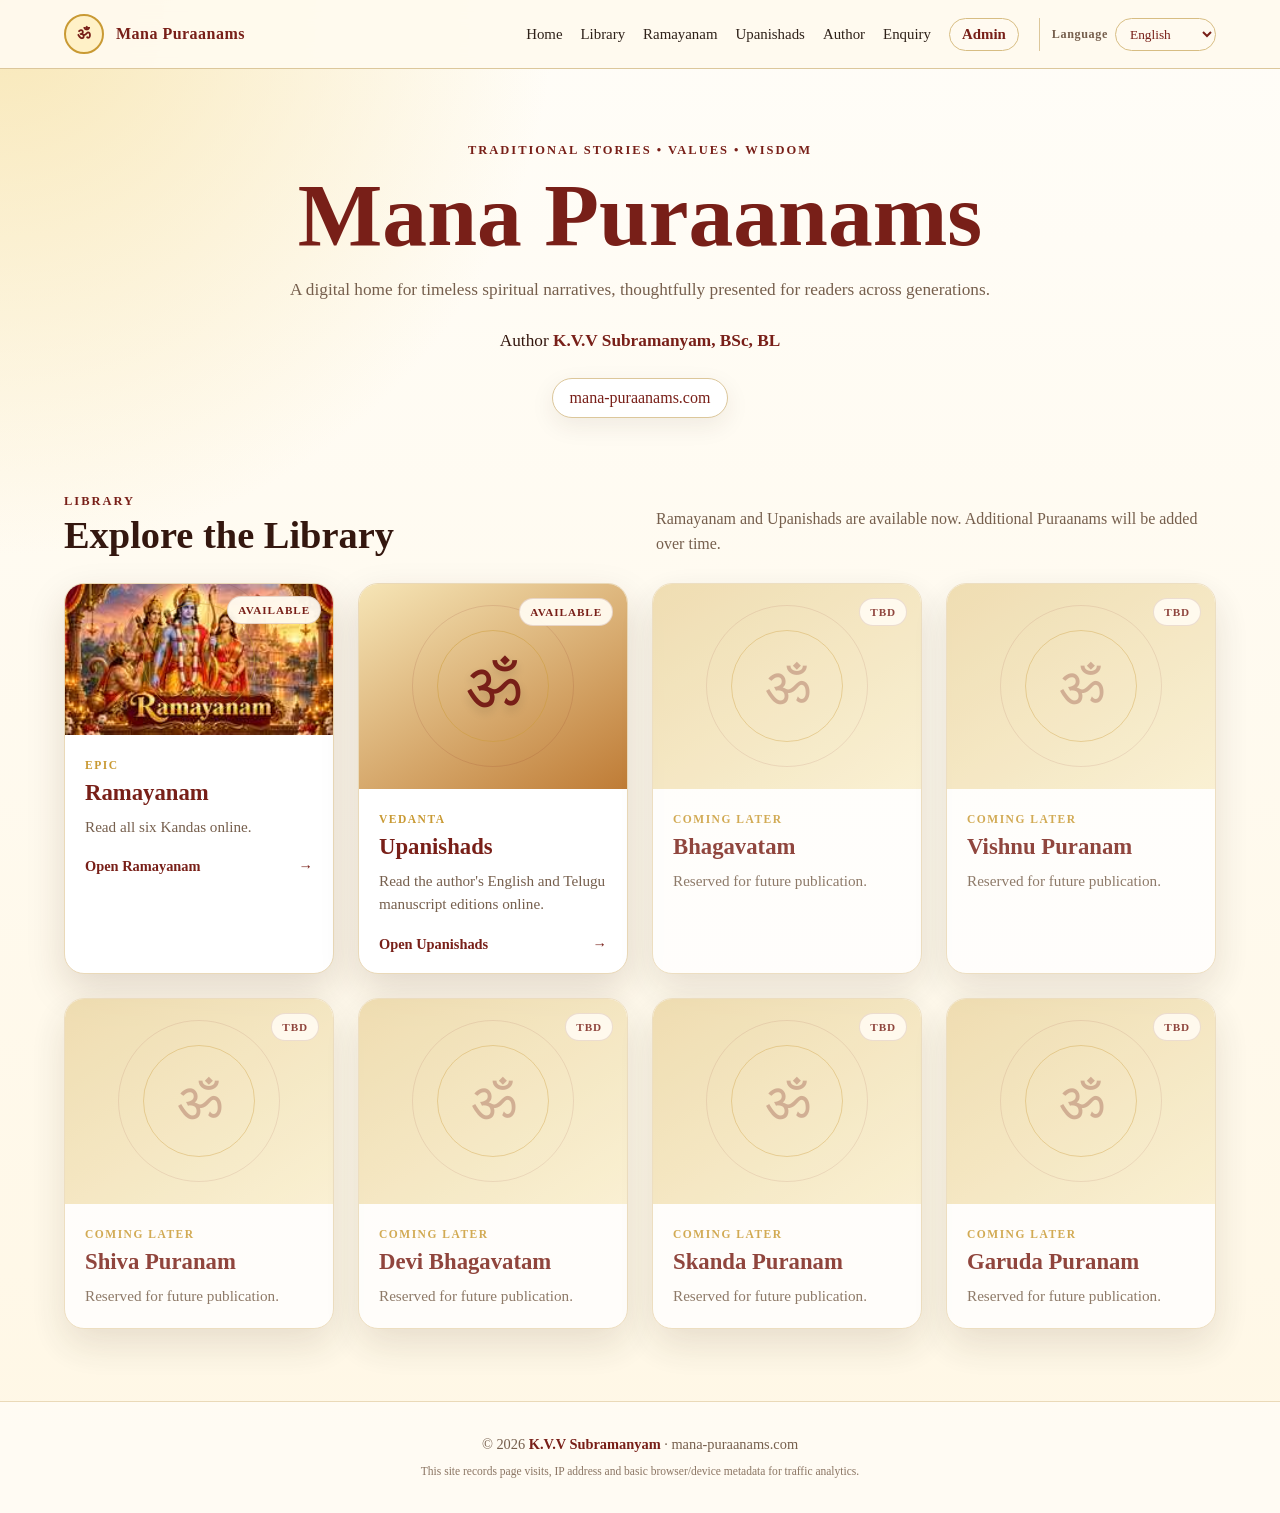
<file: index.html>
<!doctype html><html lang="en"><head><meta charset="utf-8"><meta name="viewport" content="width=device-width,initial-scale=1"><title>Mana Puraanams | K.V.V Subramanyam</title><meta name="description" content="Mana Puraanams — traditional spiritual writings by K.V.V Subramanyam."><link rel="stylesheet" href="styles.css"><script src="site.js" defer></script></head><body><header class="topbar"><a class="brand" href="index.html"><span class="om">ॐ</span><span>Mana Puraanams</span></a><nav></nav></header><main><section class="hero"><div class="eyebrow">Traditional Stories • Values • Wisdom</div><h1>Mana Puraanams</h1><p>A digital home for timeless spiritual narratives, thoughtfully presented for readers across generations.</p><p class="author">Author <strong><a href="author.html">K.V.V Subramanyam, BSc, BL</a></strong></p><div class="domain">mana-puraanams.com</div></section><section class="section" id="library"><div class="section-head"><div><div class="eyebrow">Library</div><h2>Explore the Library</h2></div><p>Ramayanam and Upanishads are available now. Additional Puraanams will be added over time.</p></div><div class="grid"><a class="card active" href="ramayanam.html"><div class="thumb ramayanam-thumb-wrap"><img class="ramayanam-thumb" data-ramayanam-thumb alt="Ramayanam"><span class="badge">AVAILABLE</span></div><div class="body"><small>EPIC</small><h3>Ramayanam</h3><p>Read all six Kandas online.</p></div><div class="foot"><span>Open Ramayanam</span><b>→</b></div></a><a class="card active" href="upanishads.html"><div class="thumb" style="background:linear-gradient(150deg,#f6e5b6,#bf7c36)"><div class="scene" style="color:#781f18;font-family:Georgia,'Times New Roman',serif">ॐ</div><span class="badge">AVAILABLE</span></div><div class="body"><small>VEDANTA</small><h3>Upanishads</h3><p>Read the author's English and Telugu manuscript editions online.</p></div><div class="foot"><span>Open Upanishads</span><b>→</b></div></a><article class="card tbd"><div class="thumb"><div class="symbol">ॐ</div><span class="badge">TBD</span></div><div class="body"><small>COMING LATER</small><h3>Bhagavatam</h3><p>Reserved for future publication.</p></div></article><article class="card tbd"><div class="thumb"><div class="symbol">ॐ</div><span class="badge">TBD</span></div><div class="body"><small>COMING LATER</small><h3>Vishnu Puranam</h3><p>Reserved for future publication.</p></div></article><article class="card tbd"><div class="thumb"><div class="symbol">ॐ</div><span class="badge">TBD</span></div><div class="body"><small>COMING LATER</small><h3>Shiva Puranam</h3><p>Reserved for future publication.</p></div></article><article class="card tbd"><div class="thumb"><div class="symbol">ॐ</div><span class="badge">TBD</span></div><div class="body"><small>COMING LATER</small><h3>Devi Bhagavatam</h3><p>Reserved for future publication.</p></div></article><article class="card tbd"><div class="thumb"><div class="symbol">ॐ</div><span class="badge">TBD</span></div><div class="body"><small>COMING LATER</small><h3>Skanda Puranam</h3><p>Reserved for future publication.</p></div></article><article class="card tbd"><div class="thumb"><div class="symbol">ॐ</div><span class="badge">TBD</span></div><div class="body"><small>COMING LATER</small><h3>Garuda Puranam</h3><p>Reserved for future publication.</p></div></article></div></section></main><footer>© <span id="y"></span> <strong>K.V.V Subramanyam</strong> · mana-puraanams.com</footer><script>document.getElementById('y').textContent=new Date().getFullYear()</script></body></html>
</file>
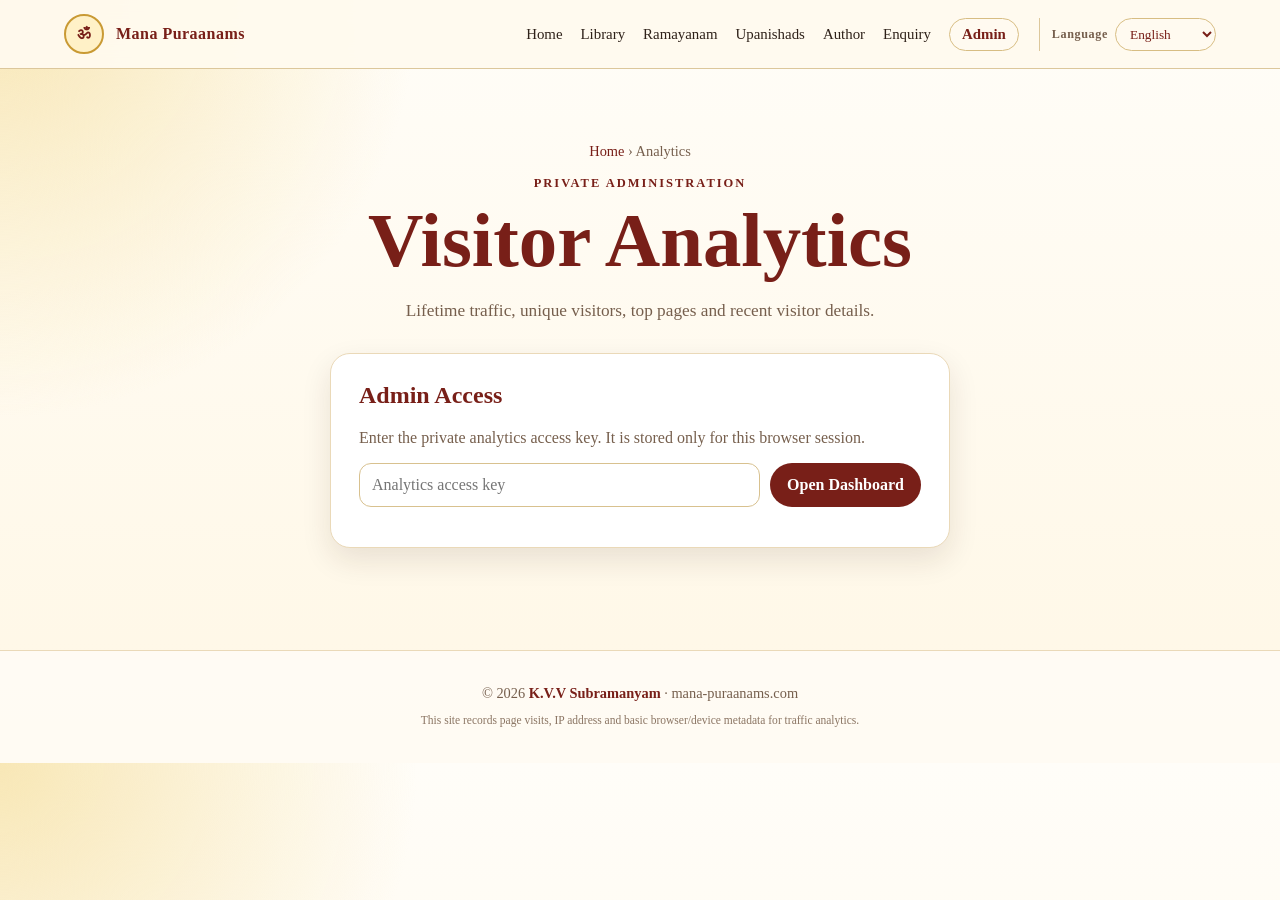
<file: analytics.html>
<!doctype html><html lang="en"><head><meta charset="utf-8"><meta name="viewport" content="width=device-width,initial-scale=1"><title>Analytics | Mana Puraanams</title><meta name="robots" content="noindex,nofollow"><link rel="stylesheet" href="styles.css"><script src="site.js" defer></script><style>.analytics-shell{max-width:1280px;margin:0 auto;padding:0 clamp(16px,4vw,48px) 72px}.access-card,.panel{background:#fff;border:1px solid #ead9b8;border-radius:20px;box-shadow:0 12px 30px rgba(58,31,14,.11)}.access-card{max-width:620px;margin:0 auto 30px;padding:28px}.access-card h2,.panel h2{color:#781f18;margin-top:0}.access-row{display:flex;gap:10px;flex-wrap:wrap}.access-row input{flex:1;min-width:230px;font:inherit;border:1px solid #d8c18f;border-radius:12px;padding:12px}.access-row button,.toolbar button{border:0;border-radius:999px;padding:11px 17px;font:inherit;font-weight:700;cursor:pointer;background:#781f18;color:#fff}.status{margin-top:12px;color:#765f4d}.stats{display:grid;grid-template-columns:repeat(auto-fit,minmax(180px,1fr));gap:16px;margin-bottom:22px}.stat{background:#fffaf0;border:1px solid #ead9b8;border-radius:18px;padding:20px}.stat small{color:#9a7733;text-transform:uppercase;letter-spacing:.1em;font-weight:700}.stat strong{display:block;margin-top:8px;font-size:2rem;color:#781f18}.toolbar{display:flex;justify-content:flex-end;gap:10px;margin:0 0 18px}.toolbar .secondary{background:#fffaf0;color:#781f18;border:1px solid #c99a34}.panel{padding:22px;margin-bottom:22px;overflow:auto}.panel table{width:100%;border-collapse:collapse;min-width:620px;font-size:.9rem}.panel th,.panel td{text-align:left;padding:10px 9px;border-bottom:1px solid #eee1c6;vertical-align:top}.panel th{color:#781f18;background:#fffaf0;position:sticky;top:0}.muted{color:#765f4d}.ua{max-width:320px;word-break:break-word}.hidden{display:none!important}@media(max-width:650px){.pagehero{padding-bottom:22px}.analytics-shell{padding-inline:12px}.access-card{padding:20px}.stat strong{font-size:1.6rem}}</style></head><body><header class="topbar"><a class="brand" href="index.html"><span class="om">ॐ</span><span>Mana Puraanams</span></a><nav></nav></header><main><section class="pagehero"><div class="crumb"><a href="index.html">Home</a> › Analytics</div><div class="eyebrow">Private Administration</div><h1>Visitor Analytics</h1><p>Lifetime traffic, unique visitors, top pages and recent visitor details.</p></section><div class="analytics-shell"><section id="access" class="access-card"><h2>Admin Access</h2><p class="muted">Enter the private analytics access key. It is stored only for this browser session.</p><div class="access-row"><input id="admin-key" type="password" autocomplete="current-password" placeholder="Analytics access key"><button id="open-dashboard" type="button">Open Dashboard</button></div><div id="access-status" class="status"></div></section><section id="dashboard" class="hidden"><div class="toolbar"><button id="refresh" type="button">Refresh</button><button id="logout" class="secondary" type="button">Lock Dashboard</button></div><div class="stats"><div class="stat"><small>Lifetime Hits</small><strong id="total-hits">0</strong></div><div class="stat"><small>Unique Visitors</small><strong id="unique-visitors">0</strong></div><div class="stat"><small>Today's Hits</small><strong id="today-hits">0</strong></div><div class="stat"><small>Today's Unique</small><strong id="today-unique">0</strong></div></div><section class="panel"><h2>Top Pages</h2><table><thead><tr><th>Page</th><th>Hits</th><th>Unique Visitors</th></tr></thead><tbody id="top-pages"></tbody></table></section><section class="panel"><h2>Last 30 Days</h2><table><thead><tr><th>Date</th><th>Hits</th><th>Unique Visitors</th></tr></thead><tbody id="daily"></tbody></table></section><section class="panel"><h2>Top Countries</h2><table><thead><tr><th>Country</th><th>Hits</th><th>Unique Visitors</th></tr></thead><tbody id="countries"></tbody></table></section><section class="panel"><h2>Recent Visitors</h2><table><thead><tr><th>Time</th><th>IP</th><th>Country</th><th>Page</th><th>Language / Timezone</th><th>Device</th><th>Referrer</th></tr></thead><tbody id="recent"></tbody></table></section></section></div></main><footer>© <span id="y"></span> <strong>K.V.V Subramanyam</strong> · mana-puraanams.com</footer><script>document.getElementById('y').textContent=new Date().getFullYear();const API='https://rwyuywfjouzrfsbpudlc.supabase.co/rest/v1/rpc/analytics_admin_stats';const API_KEY='sb_publishable_kdHyzS1SFfAhwEQMfjZR7A_-kHn9-lI';const $=id=>document.getElementById(id);const esc=v=>String(v??'').replace(/[&<>"']/g,c=>({'&':'&amp;','<':'&lt;','>':'&gt;','"':'&quot;',"'":'&#39;'}[c]));function num(v){return Number(v||0).toLocaleString()}function fmtTime(v){if(!v)return '';try{return new Date(v).toLocaleString()}catch(e){return v}}async function fetchStats(key){const r=await fetch(API,{method:'POST',headers:{apikey:API_KEY,'Content-Type':'application/json'},body:JSON.stringify({p_key:key})});if(!r.ok)throw new Error('Unable to load analytics.');return await r.json()}function render(data){const o=data.overview||{};$('total-hits').textContent=num(o.total_hits);$('unique-visitors').textContent=num(o.unique_visitors);$('today-hits').textContent=num(o.today_hits);$('today-unique').textContent=num(o.today_unique_visitors);$('top-pages').innerHTML=(data.top_pages||[]).map(x=>`<tr><td>${esc(x.page_path)}</td><td>${num(x.hits)}</td><td>${num(x.unique_visitors)}</td></tr>`).join('')||'<tr><td colspan="3">No data yet.</td></tr>';$('daily').innerHTML=(data.daily||[]).map(x=>`<tr><td>${esc(x.day)}</td><td>${num(x.hits)}</td><td>${num(x.unique_visitors)}</td></tr>`).join('')||'<tr><td colspan="3">No data yet.</td></tr>';$('countries').innerHTML=(data.top_countries||[]).map(x=>`<tr><td>${esc(x.country_code)}</td><td>${num(x.hits)}</td><td>${num(x.unique_visitors)}</td></tr>`).join('')||'<tr><td colspan="3">No data yet.</td></tr>';$('recent').innerHTML=(data.recent||[]).map(x=>`<tr><td>${esc(fmtTime(x.created_at))}</td><td>${esc(x.ip_address)}</td><td>${esc(x.country_code||'')}</td><td>${esc(x.page_path)}</td><td>${esc(x.browser_language||'')}<br><span class="muted">${esc(x.timezone||'')}</span></td><td>${esc(x.platform||'')}<br><span class="muted">${esc((x.screen_width||'')+'×'+(x.screen_height||''))}</span><br><span class="muted ua">${esc(x.user_agent||'')}</span></td><td>${esc(x.referrer||'')}</td></tr>`).join('')||'<tr><td colspan="7">No data yet.</td></tr>';$('access').classList.add('hidden');$('dashboard').classList.remove('hidden')}async function openDashboard(){const key=$('admin-key').value.trim();if(!key)return;$('access-status').textContent='Loading…';try{const data=await fetchStats(key);if(!data){$('access-status').textContent='Invalid access key.';return}sessionStorage.setItem('mp_analytics_key',key);render(data);$('access-status').textContent=''}catch(e){$('access-status').textContent=e.message||'Unable to load analytics.'}}$('open-dashboard').addEventListener('click',openDashboard);$('admin-key').addEventListener('keydown',e=>{if(e.key==='Enter')openDashboard()});$('refresh').addEventListener('click',async()=>{const key=sessionStorage.getItem('mp_analytics_key')||'';if(key)render(await fetchStats(key))});$('logout').addEventListener('click',()=>{sessionStorage.removeItem('mp_analytics_key');$('dashboard').classList.add('hidden');$('access').classList.remove('hidden');$('admin-key').value=''});const saved=sessionStorage.getItem('mp_analytics_key');if(saved){$('admin-key').value=saved;openDashboard()}</script></body></html>
</file>
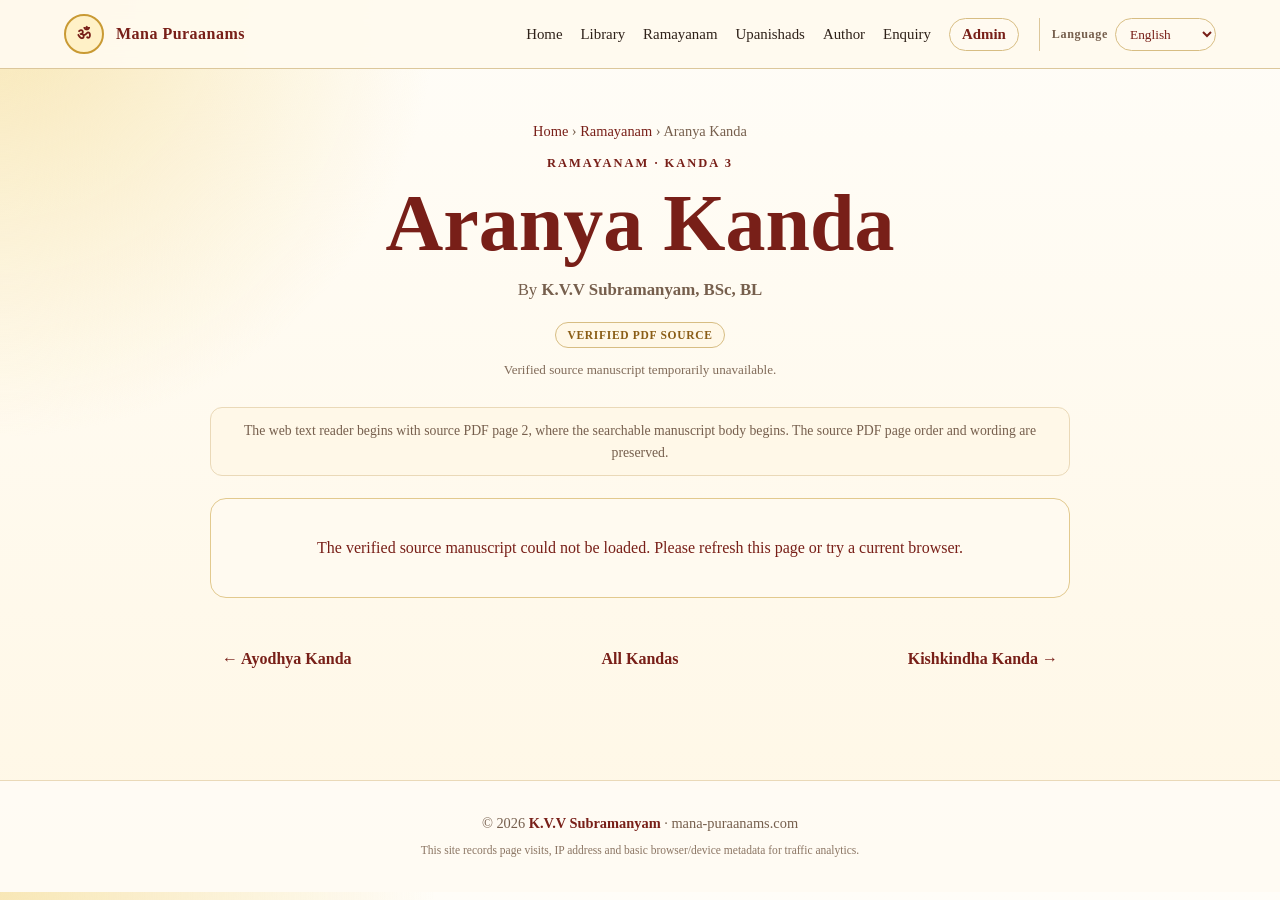
<file: aranya-kanda.html>
<!doctype html><html lang="en"><head><meta charset="utf-8"><meta name="viewport" content="width=device-width,initial-scale=1"><meta name="theme-color" content="#781f18"><link rel="stylesheet" href="styles.css"><link rel="stylesheet" href="reader.css"><title>Aranya Kanda | Mana Puraanams</title><meta name="description" content="Read Aranya Kanda of Ramayanam from the verified source manuscript by K.V.V Subramanyam."><script src="site.js" defer></script><script src="ramayanam-reader.js" defer></script></head><body>
<header class="topbar"><a class="brand" href="index.html"><span class="om">ॐ</span><span>Mana Puraanams</span></a><nav></nav></header>
<main class="reader-main"><section class="reader-hero"><div class="crumb"><a href="index.html">Home</a> › <a href="ramayanam.html">Ramayanam</a> › Aranya Kanda</div><div class="eyebrow">Ramayanam · Kanda 3</div><h1>Aranya Kanda</h1><p>By <strong>K.V.V Subramanyam, BSc, BL</strong></p><span class="verified-source-badge">Verified PDF source</span><p id="source-meta" class="source-meta">Loading verified source manuscript from Supabase…</p></section>
<p class="source-note">The web text reader begins with source PDF page 2, where the searchable manuscript body begins. The source PDF page order and wording are preserved.</p>
<div id="ramayanam-source-reader" class="source-reader" data-kanda="aranya"><div class="reader-loading">Loading actual Aranya Kanda source manuscript…</div></div>
<nav class="reader-bottom-nav"><a class="reader-nav-link" href="ayodhya-kanda.html">← Ayodhya Kanda</a><a class="all-kandas" href="ramayanam.html">All Kandas</a><a class="reader-nav-link" href="kishkindha-kanda.html">Kishkindha Kanda →</a></nav></main>
<footer>© <span id="y"></span> <strong>K.V.V Subramanyam</strong> · mana-puraanams.com</footer><script>document.getElementById('y').textContent=new Date().getFullYear();</script></body></html>
</file>
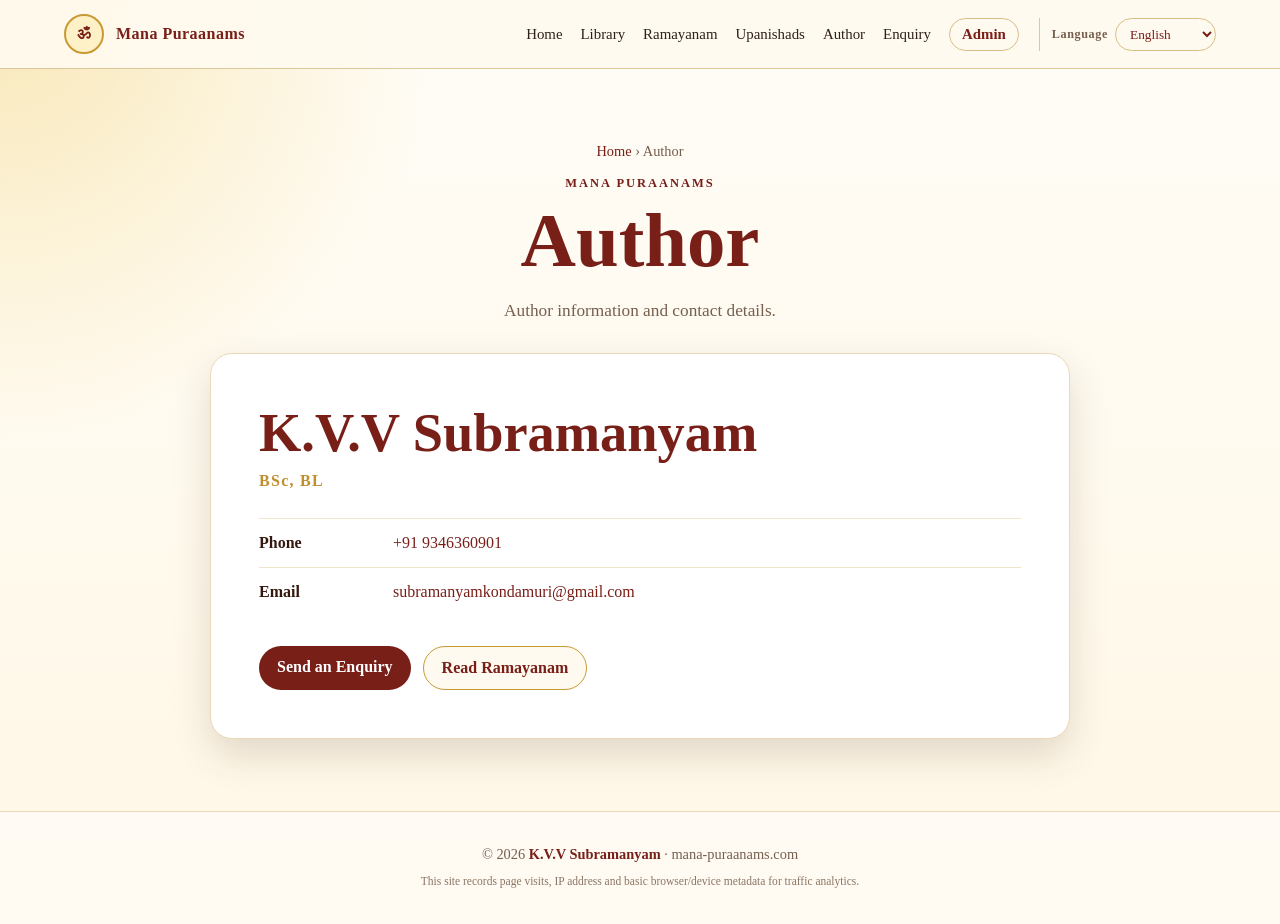
<file: author.html>
<!doctype html><html lang="en"><head><meta charset="utf-8"><meta name="viewport" content="width=device-width,initial-scale=1"><meta name="theme-color" content="#781f18"><title>Author | Mana Puraanams</title><meta name="description" content="About K.V.V Subramanyam, BSc, BL — author of Mana Puraanams."><link rel="stylesheet" href="styles.css"><script src="site.js" defer></script></head><body><header class="topbar"><a class="brand" href="index.html"><span class="om">ॐ</span><span>Mana Puraanams</span></a><nav></nav></header><main><section class="pagehero"><div class="crumb"><a href="index.html">Home</a> › Author</div><div class="eyebrow">Mana Puraanams</div><h1>Author</h1><p>Author information and contact details.</p></section><section class="author-profile"><article class="author-card"><h2>K.V.V Subramanyam</h2><div class="author-degree">BSc, BL</div><div class="contact-row"><strong>Phone</strong><a href="tel:+919346360901">+91 9346360901</a></div><div class="contact-row"><strong>Email</strong><a href="mailto:subramanyamkondamuri@gmail.com">subramanyamkondamuri@gmail.com</a></div><div class="author-actions"><a class="btn-primary" href="enquiry.html">Send an Enquiry</a><a class="btn-secondary" href="ramayanam.html">Read Ramayanam</a></div></article></section></main><footer>© <span id="y"></span> <strong>K.V.V Subramanyam</strong> · mana-puraanams.com</footer><script>document.getElementById('y').textContent=new Date().getFullYear()</script></body></html>
</file>
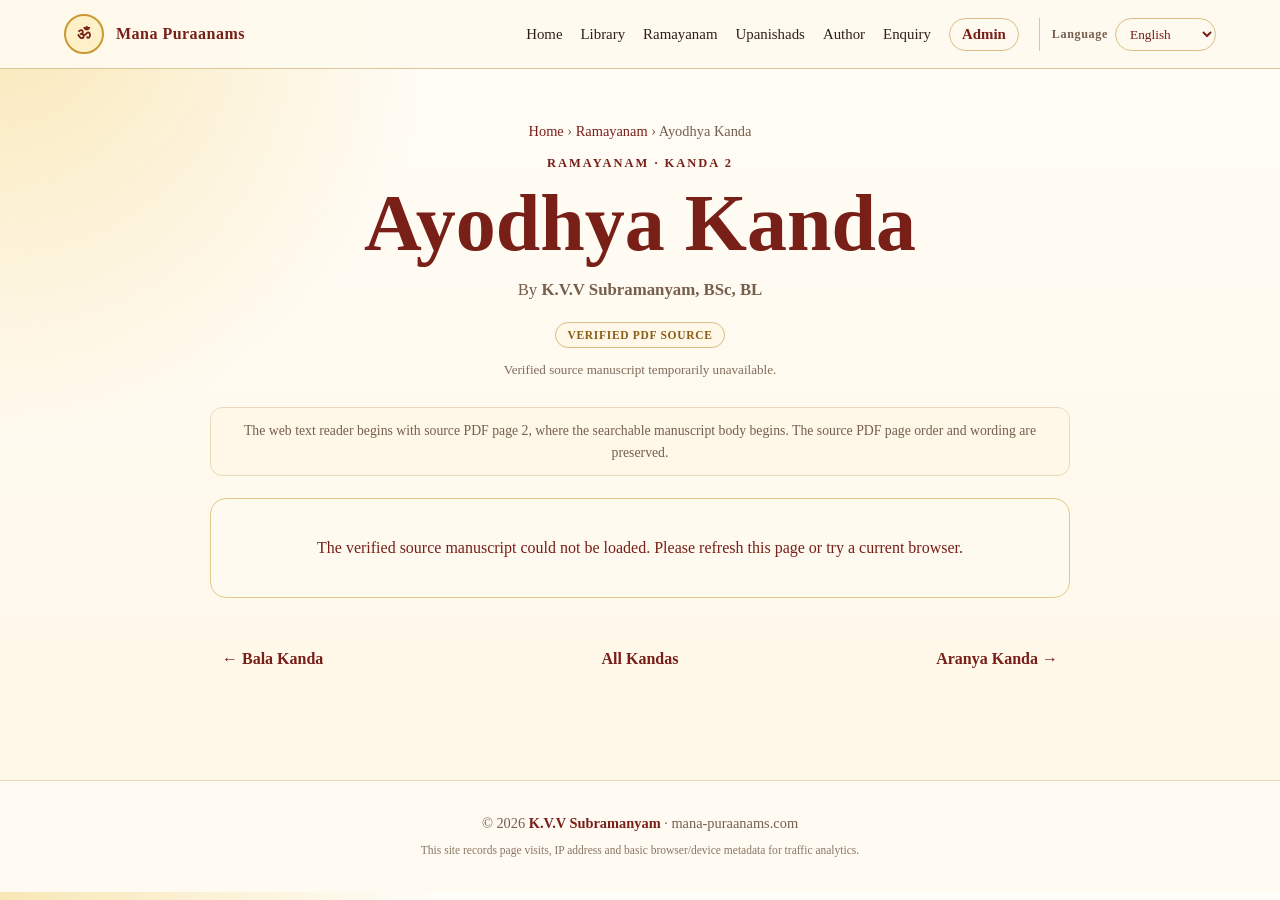
<file: ayodhya-kanda.html>
<!doctype html><html lang="en"><head><meta charset="utf-8"><meta name="viewport" content="width=device-width,initial-scale=1"><meta name="theme-color" content="#781f18"><link rel="stylesheet" href="styles.css"><link rel="stylesheet" href="reader.css"><title>Ayodhya Kanda | Mana Puraanams</title><meta name="description" content="Read Ayodhya Kanda of Ramayanam from the verified source manuscript by K.V.V Subramanyam."><script src="site.js" defer></script><script src="ramayanam-reader.js" defer></script></head><body>
<header class="topbar"><a class="brand" href="index.html"><span class="om">ॐ</span><span>Mana Puraanams</span></a><nav></nav></header>
<main class="reader-main"><section class="reader-hero"><div class="crumb"><a href="index.html">Home</a> › <a href="ramayanam.html">Ramayanam</a> › Ayodhya Kanda</div><div class="eyebrow">Ramayanam · Kanda 2</div><h1>Ayodhya Kanda</h1><p>By <strong>K.V.V Subramanyam, BSc, BL</strong></p><span class="verified-source-badge">Verified PDF source</span><p id="source-meta" class="source-meta">Loading verified source manuscript from Supabase…</p></section>
<p class="source-note">The web text reader begins with source PDF page 2, where the searchable manuscript body begins. The source PDF page order and wording are preserved.</p>
<div id="ramayanam-source-reader" class="source-reader" data-kanda="ayodhya"><div class="reader-loading">Loading actual Ayodhya Kanda source manuscript…</div></div>
<nav class="reader-bottom-nav"><a class="reader-nav-link" href="bala-kanda.html">← Bala Kanda</a><a class="all-kandas" href="ramayanam.html">All Kandas</a><a class="reader-nav-link" href="aranya-kanda.html">Aranya Kanda →</a></nav></main>
<footer>© <span id="y"></span> <strong>K.V.V Subramanyam</strong> · mana-puraanams.com</footer><script>document.getElementById('y').textContent=new Date().getFullYear();</script></body></html>
</file>
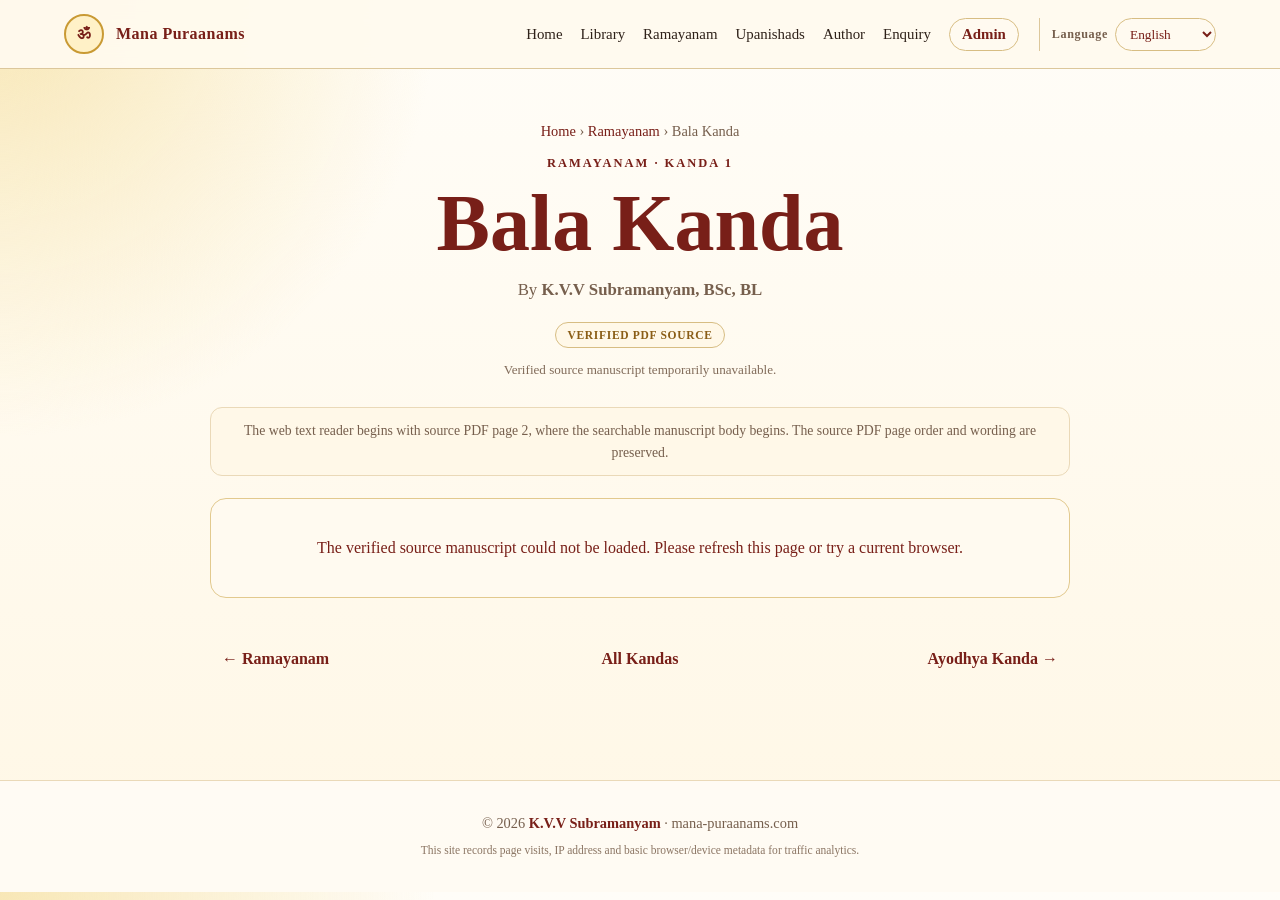
<file: bala-kanda.html>
<!doctype html><html lang="en"><head><meta charset="utf-8"><meta name="viewport" content="width=device-width,initial-scale=1"><meta name="theme-color" content="#781f18"><link rel="stylesheet" href="styles.css"><link rel="stylesheet" href="reader.css"><title>Bala Kanda | Mana Puraanams</title><meta name="description" content="Read Bala Kanda of Ramayanam from the verified source manuscript by K.V.V Subramanyam."><script src="site.js" defer></script><script src="ramayanam-reader.js" defer></script></head><body>
<header class="topbar"><a class="brand" href="index.html"><span class="om">ॐ</span><span>Mana Puraanams</span></a><nav></nav></header>
<main class="reader-main"><section class="reader-hero"><div class="crumb"><a href="index.html">Home</a> › <a href="ramayanam.html">Ramayanam</a> › Bala Kanda</div><div class="eyebrow">Ramayanam · Kanda 1</div><h1>Bala Kanda</h1><p>By <strong>K.V.V Subramanyam, BSc, BL</strong></p><span class="verified-source-badge">Verified PDF source</span><p id="source-meta" class="source-meta">Loading verified source manuscript from Supabase…</p></section>
<p class="source-note">The web text reader begins with source PDF page 2, where the searchable manuscript body begins. The source PDF page order and wording are preserved.</p>
<div id="ramayanam-source-reader" class="source-reader" data-kanda="bala"><div class="reader-loading">Loading actual Bala Kanda source manuscript…</div></div>
<nav class="reader-bottom-nav"><a class="reader-nav-link" href="ramayanam.html">← Ramayanam</a><a class="all-kandas" href="ramayanam.html">All Kandas</a><a class="reader-nav-link" href="ayodhya-kanda.html">Ayodhya Kanda →</a></nav></main>
<footer>© <span id="y"></span> <strong>K.V.V Subramanyam</strong> · mana-puraanams.com</footer><script>document.getElementById('y').textContent=new Date().getFullYear();</script></body></html>
</file>
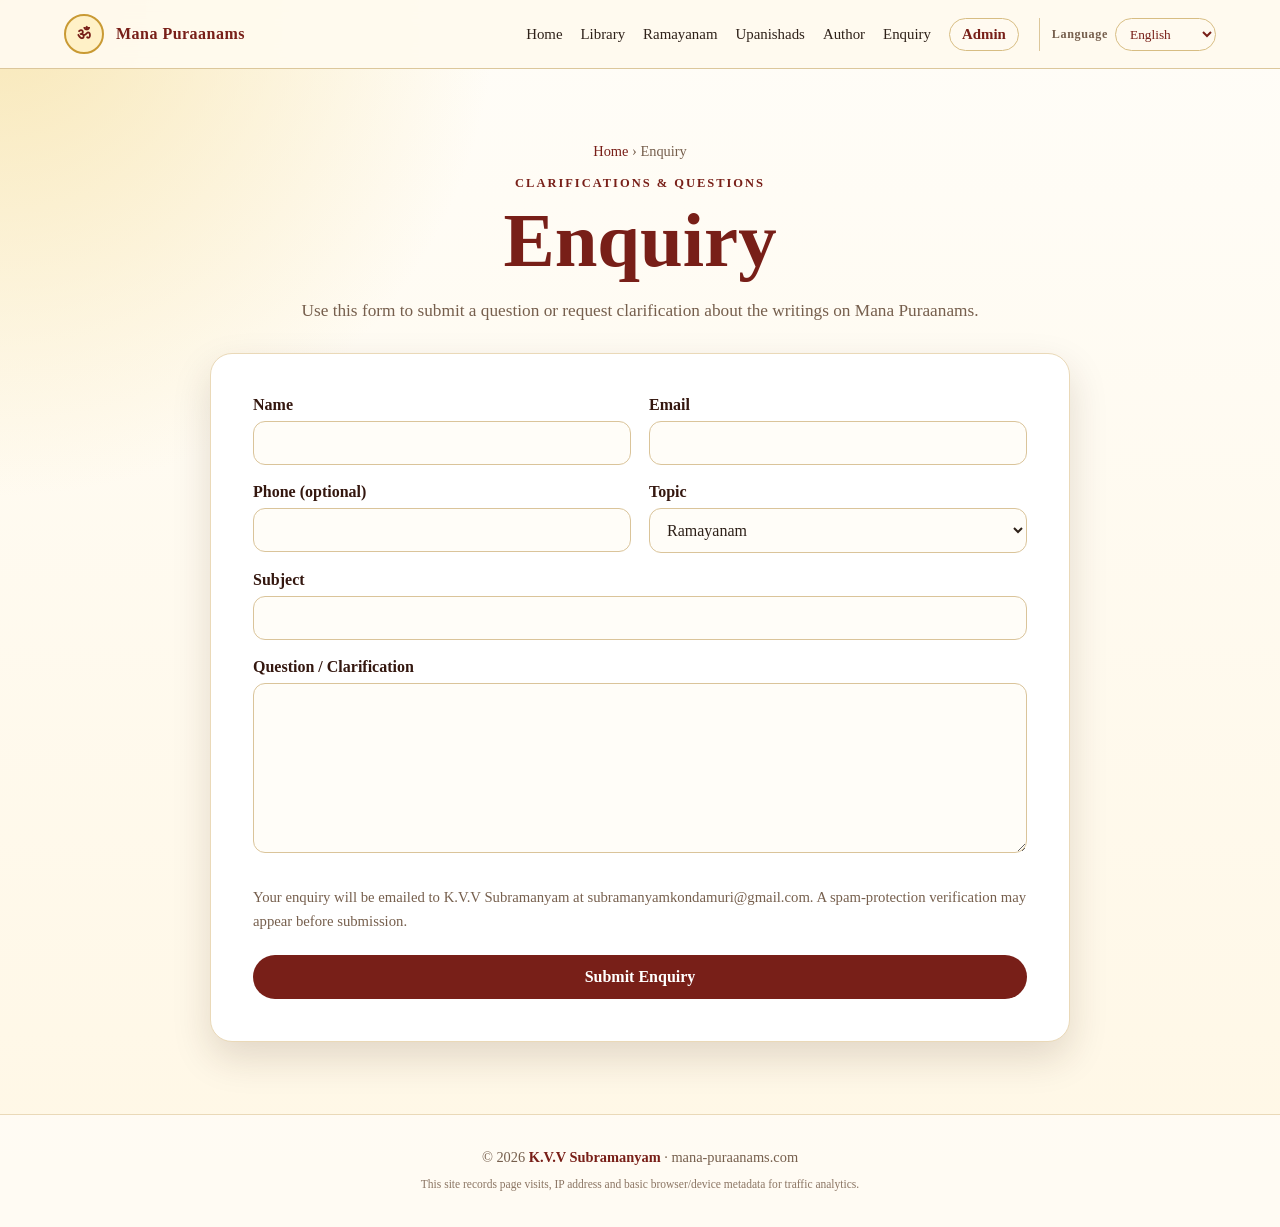
<file: enquiry.html>
<!doctype html><html lang="en"><head><meta charset="utf-8"><meta name="viewport" content="width=device-width,initial-scale=1"><meta name="theme-color" content="#781f18"><title>Enquiry | Mana Puraanams</title><meta name="description" content="Send a clarification or question to K.V.V Subramanyam."><link rel="stylesheet" href="styles.css"><script src="site.js" defer></script></head><body><header class="topbar"><a class="brand" href="index.html"><span class="om">ॐ</span><span>Mana Puraanams</span></a><nav></nav></header><main><section class="pagehero"><div class="crumb"><a href="index.html">Home</a> › Enquiry</div><div class="eyebrow">Clarifications & Questions</div><h1>Enquiry</h1><p>Use this form to submit a question or request clarification about the writings on Mana Puraanams.</p></section><section class="form-shell"><form class="enquiry-form" action="https://formsubmit.co/subramanyamkondamuri@gmail.com" method="POST"><input type="hidden" name="_subject" value="New Mana Puraanams Enquiry"><input type="hidden" name="_template" value="table"><input type="hidden" name="_next" value="https://mana-puraanams.onrender.com/thank-you.html"><input type="hidden" name="_url" value="https://mana-puraanams.onrender.com/enquiry.html"><input type="text" name="_honey" style="display:none"><div class="form-grid"><div class="field"><label for="name">Name</label><input id="name" name="name" type="text" required autocomplete="name"></div><div class="field"><label for="email">Email</label><input id="email" name="email" type="email" required autocomplete="email"></div><div class="field"><label for="phone">Phone (optional)</label><input id="phone" name="phone" type="tel" autocomplete="tel"></div><div class="field"><label for="topic">Topic</label><select id="topic" name="topic"><option>Ramayanam</option><option>Manuscript clarification</option><option>Website question</option><option>Other</option></select></div><div class="field full"><label for="subject">Subject</label><input id="subject" name="subject" type="text" required></div><div class="field full"><label for="message">Question / Clarification</label><textarea id="message" name="message" required></textarea></div><div class="field full"><p class="form-note">Your enquiry will be emailed to K.V.V Subramanyam at subramanyamkondamuri@gmail.com. A spam-protection verification may appear before submission.</p><button class="submit-btn" type="submit">Submit Enquiry</button></div></div></form></section></main><footer>© <span id="y"></span> <strong>K.V.V Subramanyam</strong> · mana-puraanams.com</footer><script>document.getElementById('y').textContent=new Date().getFullYear()</script></body></html>
</file>
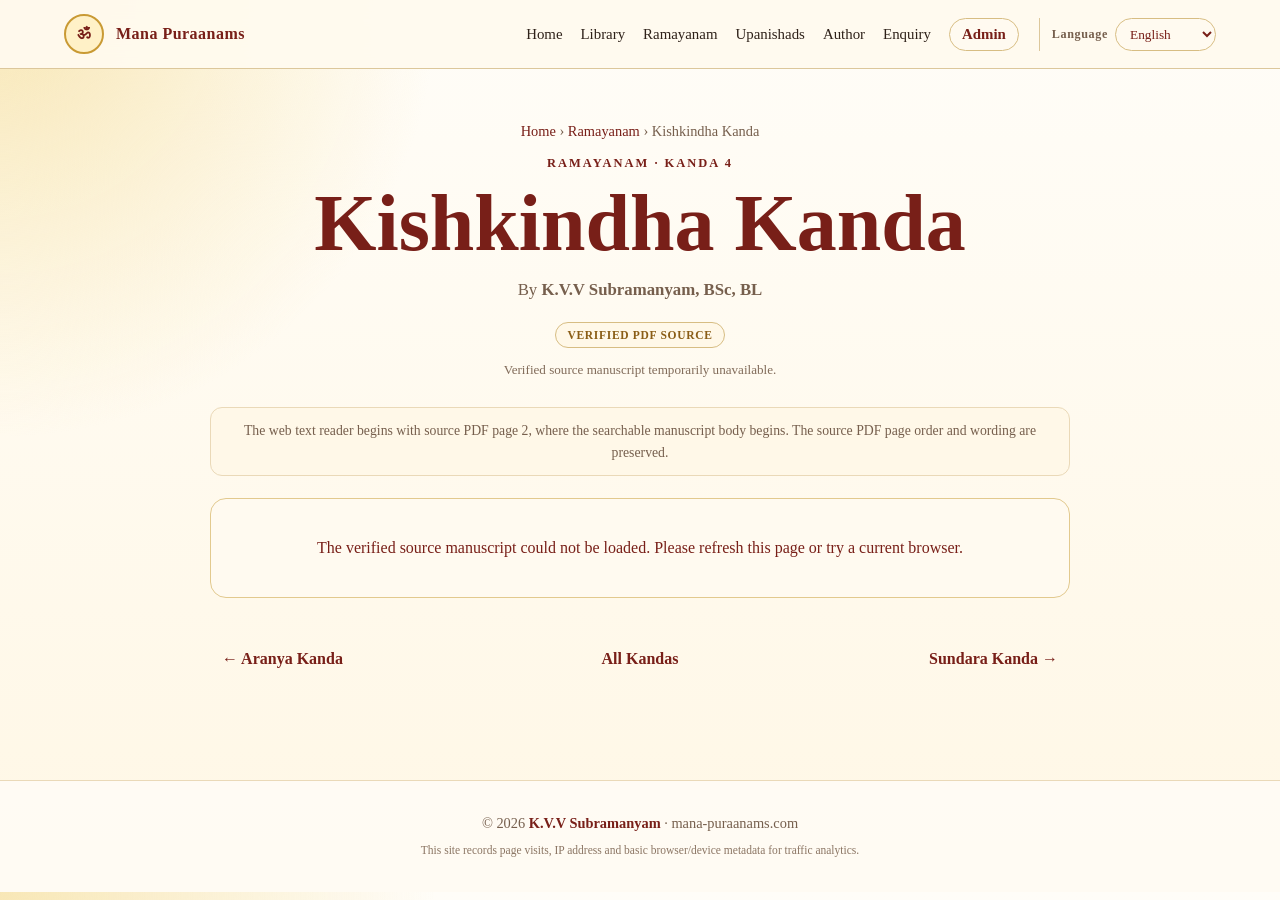
<file: kishkindha-kanda.html>
<!doctype html><html lang="en"><head><meta charset="utf-8"><meta name="viewport" content="width=device-width,initial-scale=1"><meta name="theme-color" content="#781f18"><link rel="stylesheet" href="styles.css"><link rel="stylesheet" href="reader.css"><title>Kishkindha Kanda | Mana Puraanams</title><meta name="description" content="Read Kishkindha Kanda of Ramayanam from the verified source manuscript by K.V.V Subramanyam."><script src="site.js" defer></script><script src="ramayanam-reader.js" defer></script></head><body>
<header class="topbar"><a class="brand" href="index.html"><span class="om">ॐ</span><span>Mana Puraanams</span></a><nav></nav></header>
<main class="reader-main"><section class="reader-hero"><div class="crumb"><a href="index.html">Home</a> › <a href="ramayanam.html">Ramayanam</a> › Kishkindha Kanda</div><div class="eyebrow">Ramayanam · Kanda 4</div><h1>Kishkindha Kanda</h1><p>By <strong>K.V.V Subramanyam, BSc, BL</strong></p><span class="verified-source-badge">Verified PDF source</span><p id="source-meta" class="source-meta">Loading verified source manuscript from Supabase…</p></section>
<p class="source-note">The web text reader begins with source PDF page 2, where the searchable manuscript body begins. The source PDF page order and wording are preserved.</p>
<div id="ramayanam-source-reader" class="source-reader" data-kanda="kishkindha"><div class="reader-loading">Loading actual Kishkindha Kanda source manuscript…</div></div>
<nav class="reader-bottom-nav"><a class="reader-nav-link" href="aranya-kanda.html">← Aranya Kanda</a><a class="all-kandas" href="ramayanam.html">All Kandas</a><a class="reader-nav-link" href="sundara-kanda.html">Sundara Kanda →</a></nav></main>
<footer>© <span id="y"></span> <strong>K.V.V Subramanyam</strong> · mana-puraanams.com</footer><script>document.getElementById('y').textContent=new Date().getFullYear();</script></body></html>
</file>
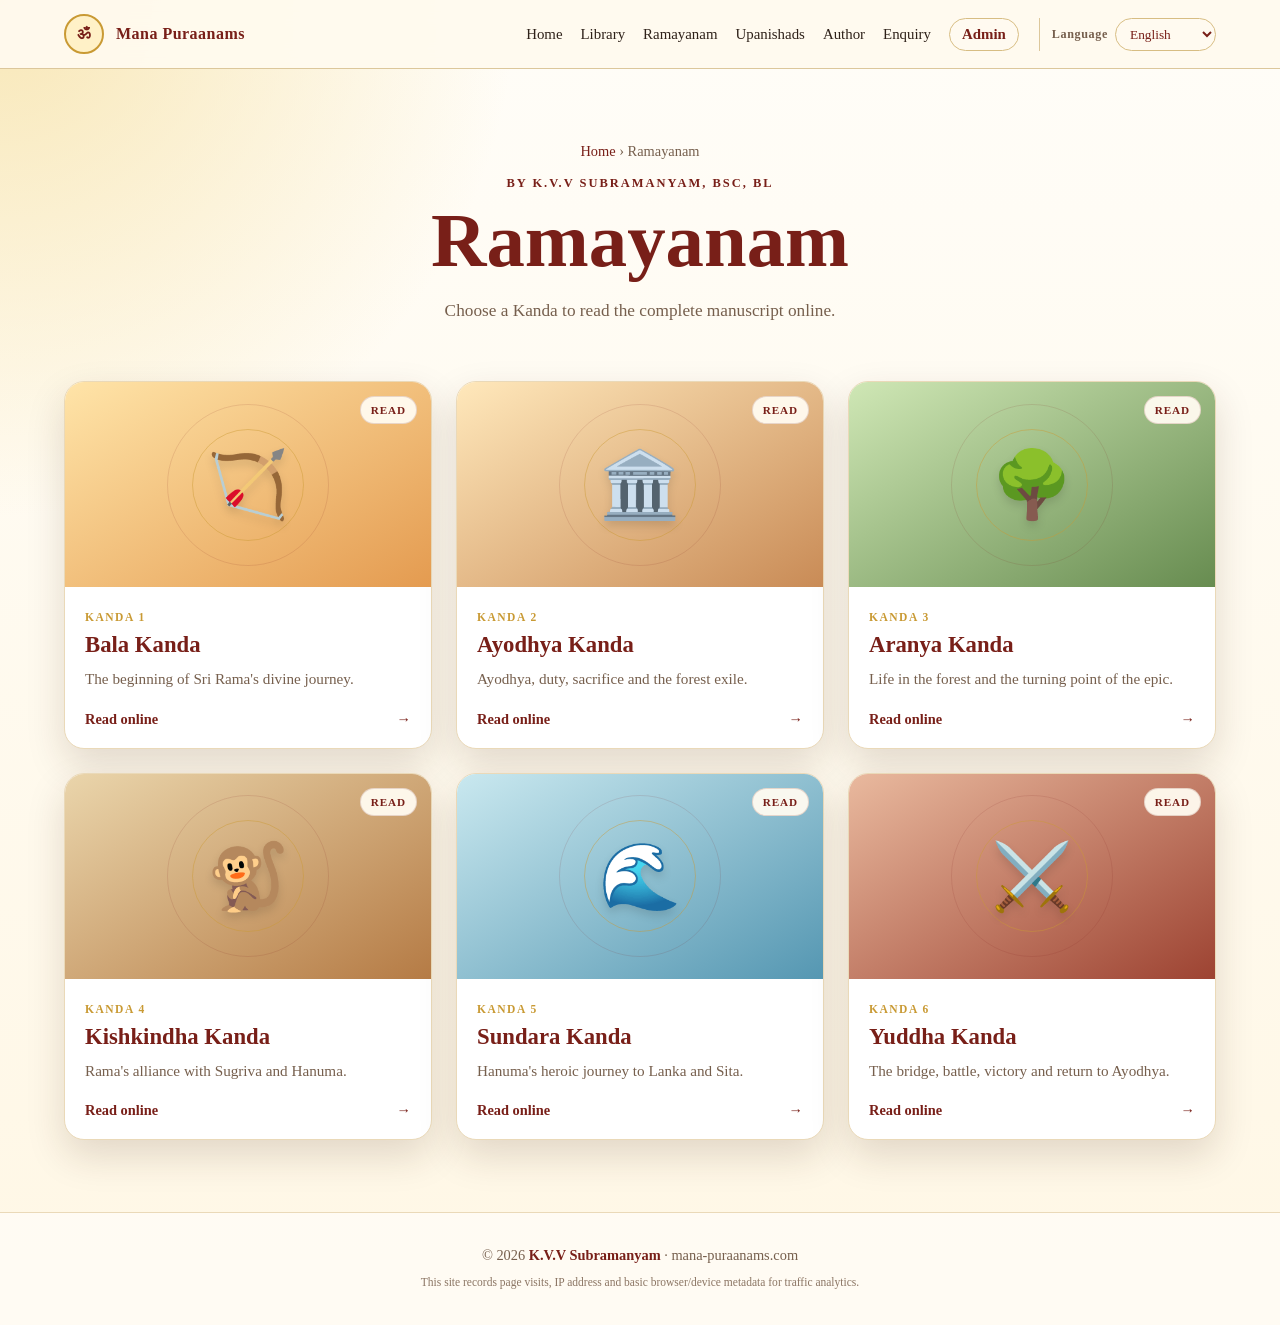
<file: ramayanam.html>
<!doctype html><html lang="en"><head><meta charset="utf-8"><meta name="viewport" content="width=device-width,initial-scale=1"><title>Ramayanam | Mana Puraanams</title><meta name="description" content="Read the six Kandas of Ramayanam online by K.V.V Subramanyam."><link rel="stylesheet" href="styles.css"><script src="site.js" defer></script></head><body><header class="topbar"><a class="brand" href="index.html"><span class="om">ॐ</span><span>Mana Puraanams</span></a><nav></nav></header><main><section class="pagehero"><div class="crumb"><a href="index.html">Home</a> › Ramayanam</div><div class="eyebrow">By K.V.V Subramanyam, BSc, BL</div><h1>Ramayanam</h1><p>Choose a Kanda to read the complete manuscript online.</p></section><section class="section"><div class="grid kandas"><a class="card active" href="bala-kanda.html"><div class="thumb k1"><div class="scene">🏹</div><span class="badge">READ</span></div><div class="body"><small>KANDA 1</small><h3>Bala Kanda</h3><p>The beginning of Sri Rama's divine journey.</p></div><div class="foot"><span>Read online</span><b>→</b></div></a><a class="card active" href="ayodhya-kanda.html"><div class="thumb k2"><div class="scene">🏛️</div><span class="badge">READ</span></div><div class="body"><small>KANDA 2</small><h3>Ayodhya Kanda</h3><p>Ayodhya, duty, sacrifice and the forest exile.</p></div><div class="foot"><span>Read online</span><b>→</b></div></a><a class="card active" href="aranya-kanda.html"><div class="thumb k3"><div class="scene">🌳</div><span class="badge">READ</span></div><div class="body"><small>KANDA 3</small><h3>Aranya Kanda</h3><p>Life in the forest and the turning point of the epic.</p></div><div class="foot"><span>Read online</span><b>→</b></div></a><a class="card active" href="kishkindha-kanda.html"><div class="thumb k4"><div class="scene">🐒</div><span class="badge">READ</span></div><div class="body"><small>KANDA 4</small><h3>Kishkindha Kanda</h3><p>Rama's alliance with Sugriva and Hanuma.</p></div><div class="foot"><span>Read online</span><b>→</b></div></a><a class="card active" href="sundara-kanda.html"><div class="thumb k5"><div class="scene">🌊</div><span class="badge">READ</span></div><div class="body"><small>KANDA 5</small><h3>Sundara Kanda</h3><p>Hanuma's heroic journey to Lanka and Sita.</p></div><div class="foot"><span>Read online</span><b>→</b></div></a><a class="card active" href="yuddha-kanda.html"><div class="thumb k6"><div class="scene">⚔️</div><span class="badge">READ</span></div><div class="body"><small>KANDA 6</small><h3>Yuddha Kanda</h3><p>The bridge, battle, victory and return to Ayodhya.</p></div><div class="foot"><span>Read online</span><b>→</b></div></a></div></section></main><footer>© <span id="y"></span> <strong>K.V.V Subramanyam</strong> · mana-puraanams.com</footer><script>document.getElementById('y').textContent=new Date().getFullYear()</script></body></html>
</file>
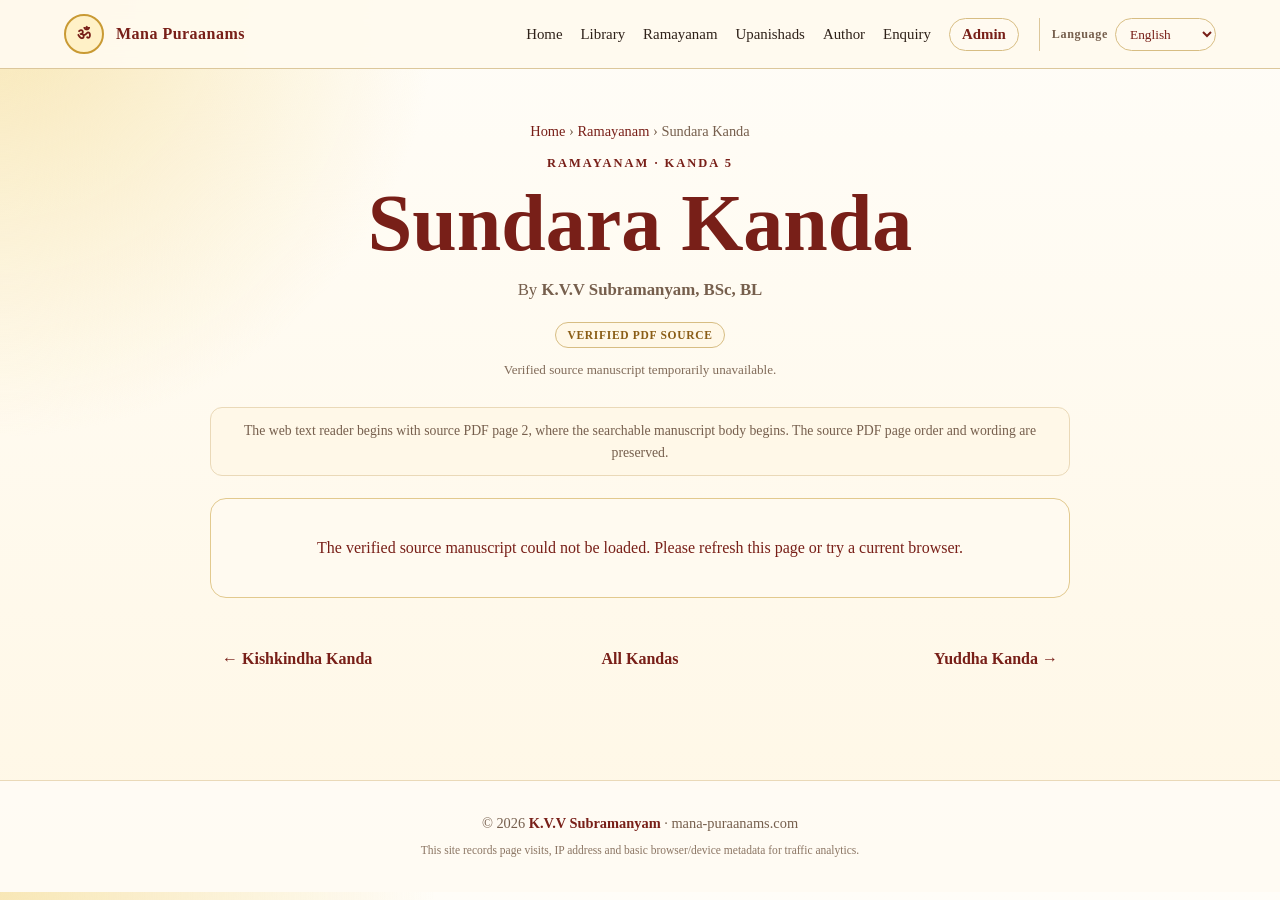
<file: sundara-kanda.html>
<!doctype html><html lang="en"><head><meta charset="utf-8"><meta name="viewport" content="width=device-width,initial-scale=1"><meta name="theme-color" content="#781f18"><link rel="stylesheet" href="styles.css"><link rel="stylesheet" href="reader.css"><title>Sundara Kanda | Mana Puraanams</title><meta name="description" content="Read Sundara Kanda of Ramayanam from the verified source manuscript by K.V.V Subramanyam."><script src="site.js" defer></script><script src="ramayanam-reader.js" defer></script></head><body>
<header class="topbar"><a class="brand" href="index.html"><span class="om">ॐ</span><span>Mana Puraanams</span></a><nav></nav></header>
<main class="reader-main"><section class="reader-hero"><div class="crumb"><a href="index.html">Home</a> › <a href="ramayanam.html">Ramayanam</a> › Sundara Kanda</div><div class="eyebrow">Ramayanam · Kanda 5</div><h1>Sundara Kanda</h1><p>By <strong>K.V.V Subramanyam, BSc, BL</strong></p><span class="verified-source-badge">Verified PDF source</span><p id="source-meta" class="source-meta">Loading verified source manuscript from Supabase…</p></section>
<p class="source-note">The web text reader begins with source PDF page 2, where the searchable manuscript body begins. The source PDF page order and wording are preserved.</p>
<div id="ramayanam-source-reader" class="source-reader" data-kanda="sundara"><div class="reader-loading">Loading actual Sundara Kanda source manuscript…</div></div>
<nav class="reader-bottom-nav"><a class="reader-nav-link" href="kishkindha-kanda.html">← Kishkindha Kanda</a><a class="all-kandas" href="ramayanam.html">All Kandas</a><a class="reader-nav-link" href="yuddha-kanda.html">Yuddha Kanda →</a></nav></main>
<footer>© <span id="y"></span> <strong>K.V.V Subramanyam</strong> · mana-puraanams.com</footer><script>document.getElementById('y').textContent=new Date().getFullYear();</script></body></html>
</file>
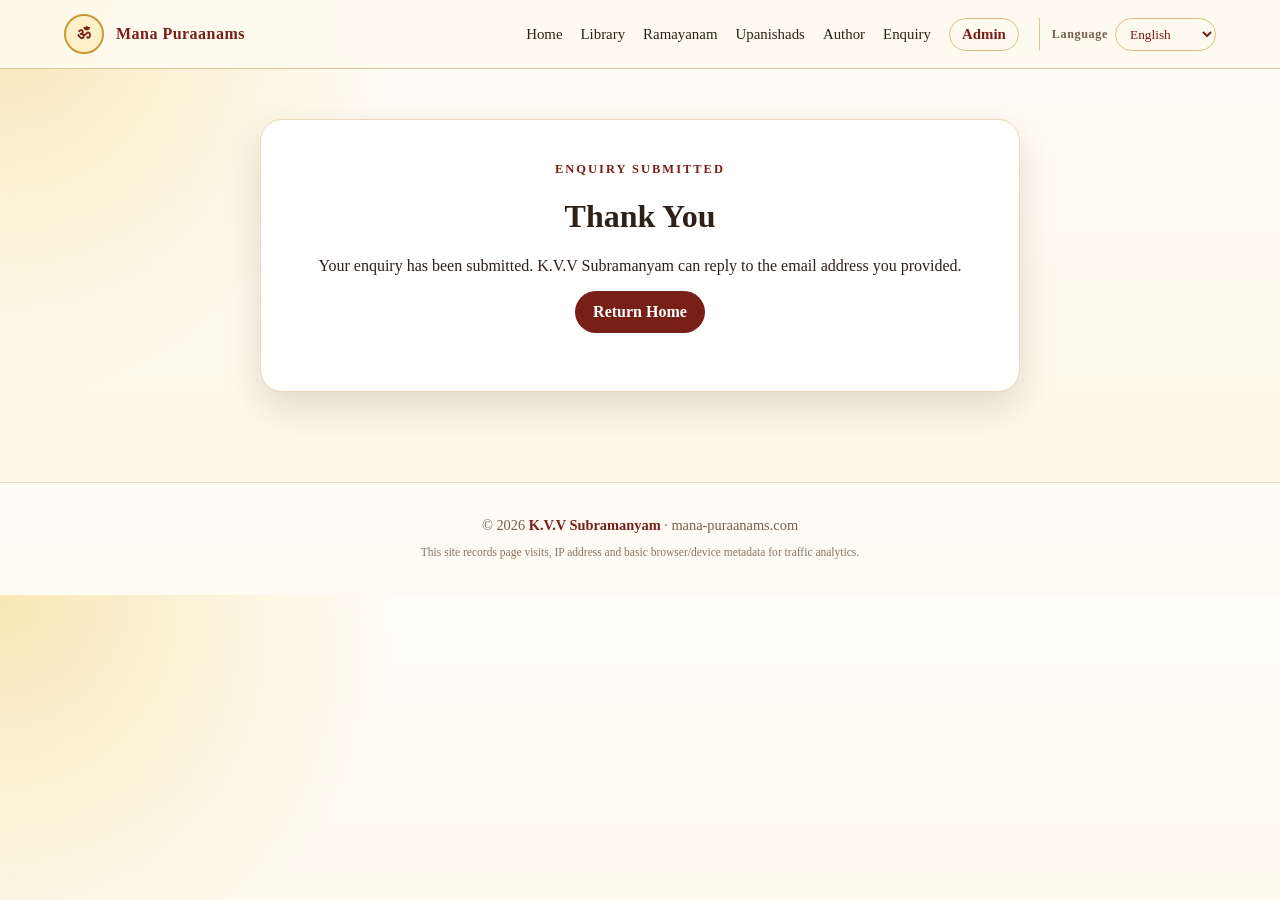
<file: thank-you.html>
<!doctype html><html lang="en"><head><meta charset="utf-8"><meta name="viewport" content="width=device-width,initial-scale=1"><title>Thank You | Mana Puraanams</title><link rel="stylesheet" href="styles.css"><script src="site.js" defer></script></head><body><header class="topbar"><a class="brand" href="index.html"><span class="om">ॐ</span><span>Mana Puraanams</span></a><nav></nav></header><main><div class="thanks-card"><div class="eyebrow">Enquiry Submitted</div><h1>Thank You</h1><p>Your enquiry has been submitted. K.V.V Subramanyam can reply to the email address you provided.</p><p><a class="btn-primary" href="index.html">Return Home</a></p></div></main><footer>© <span id="y"></span> <strong>K.V.V Subramanyam</strong> · mana-puraanams.com</footer><script>document.getElementById('y').textContent=new Date().getFullYear()</script></body></html>
</file>
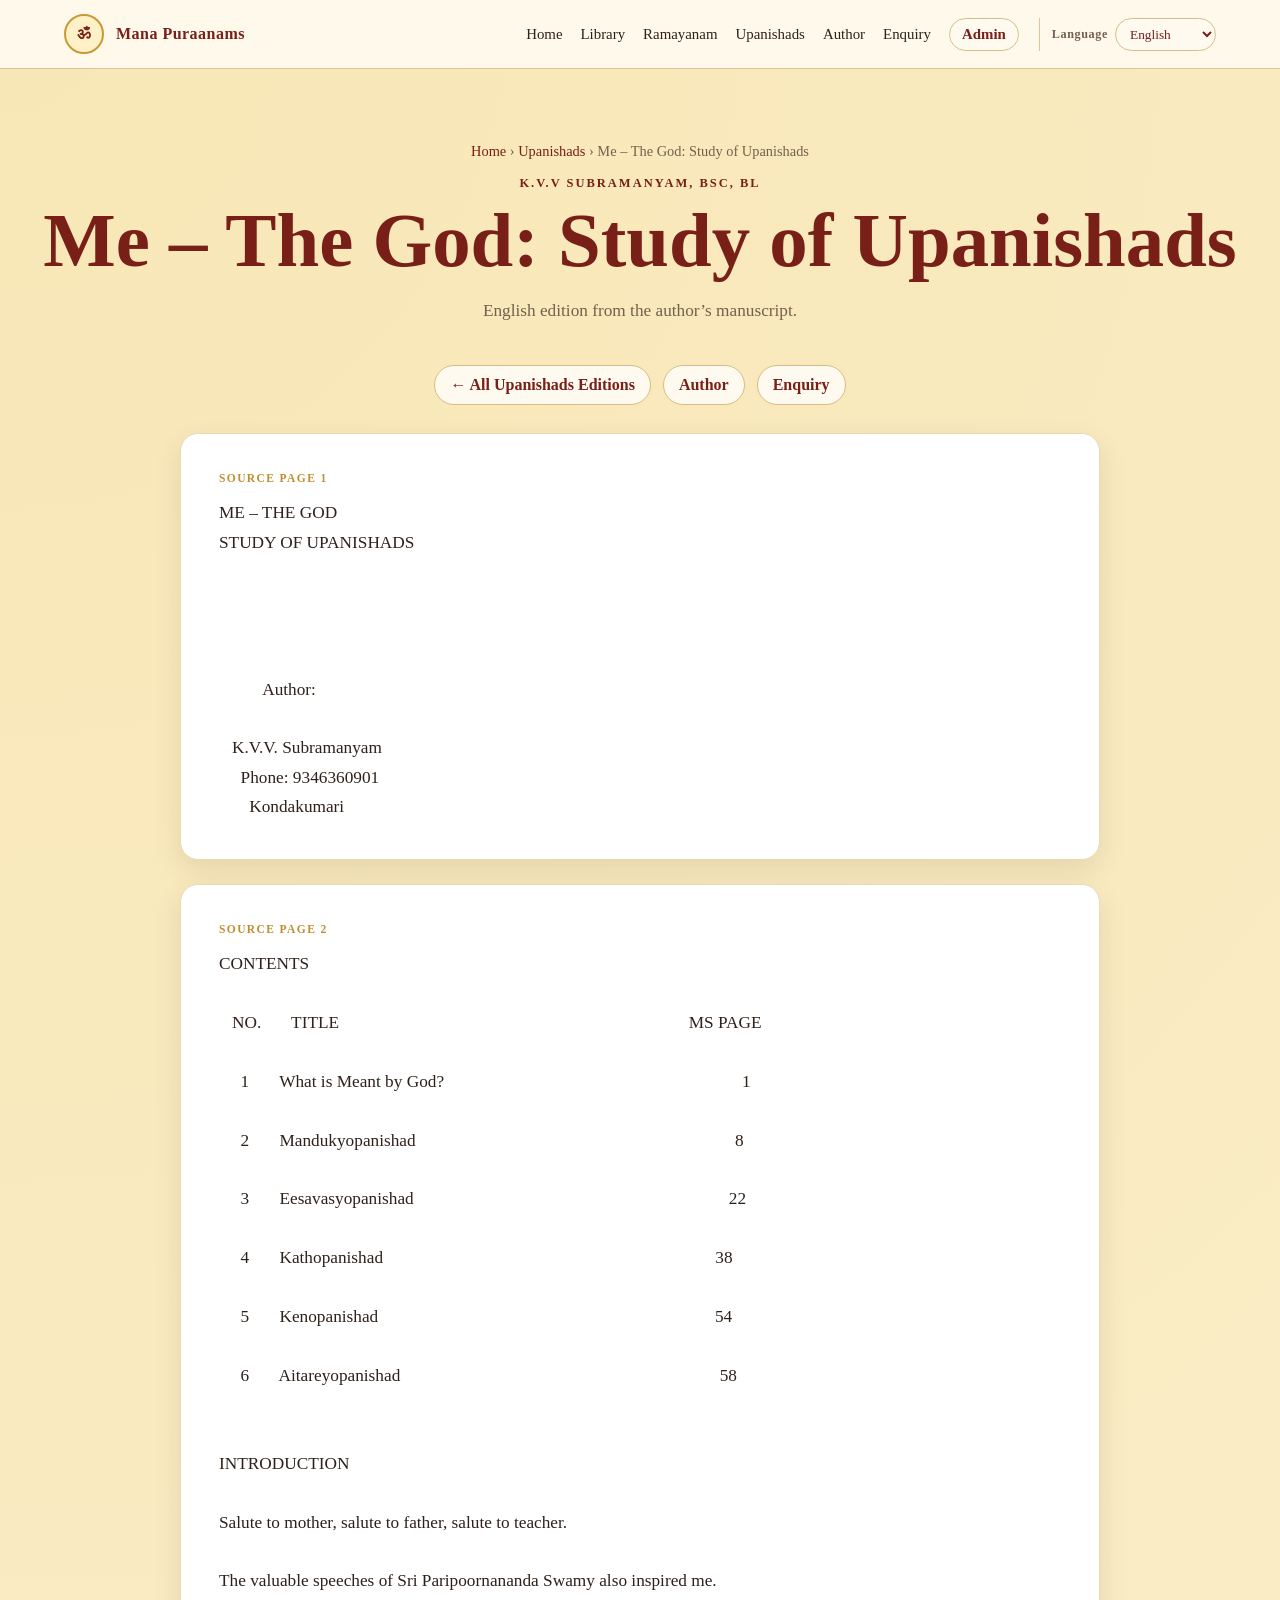
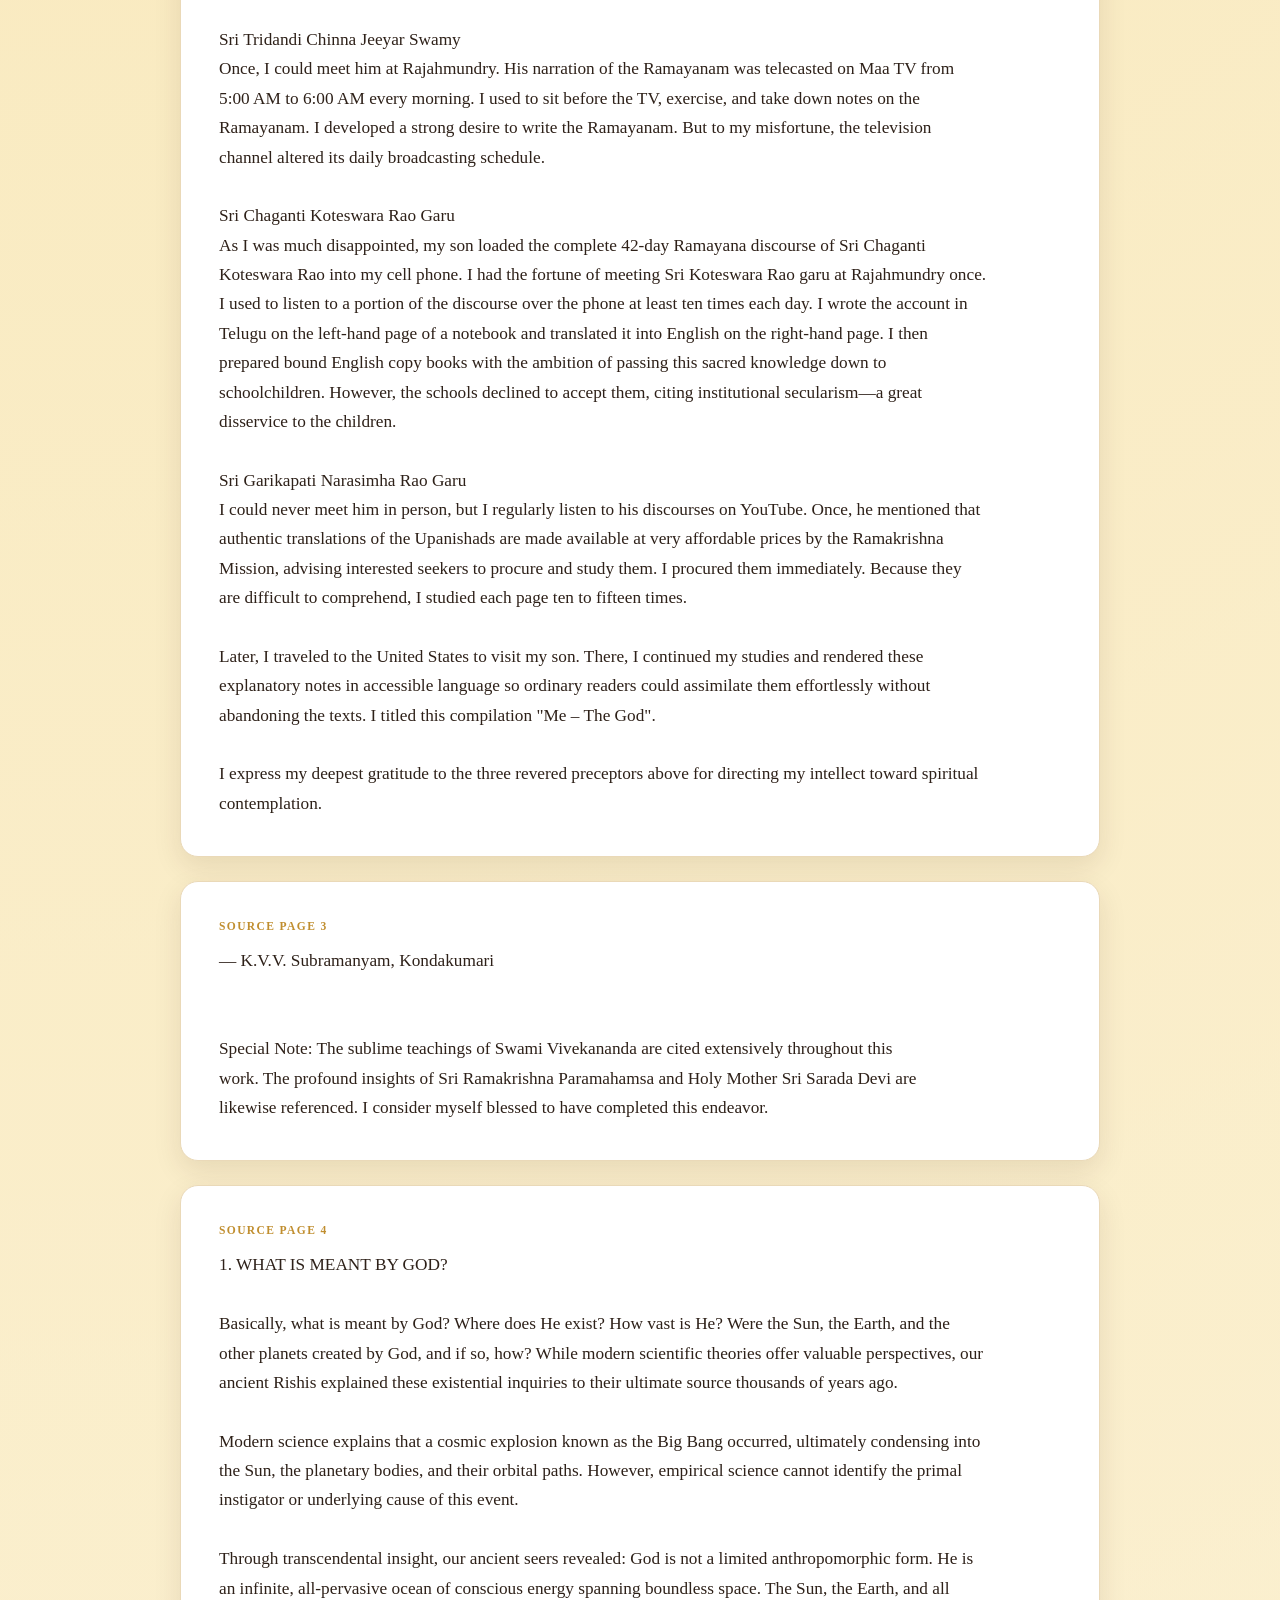
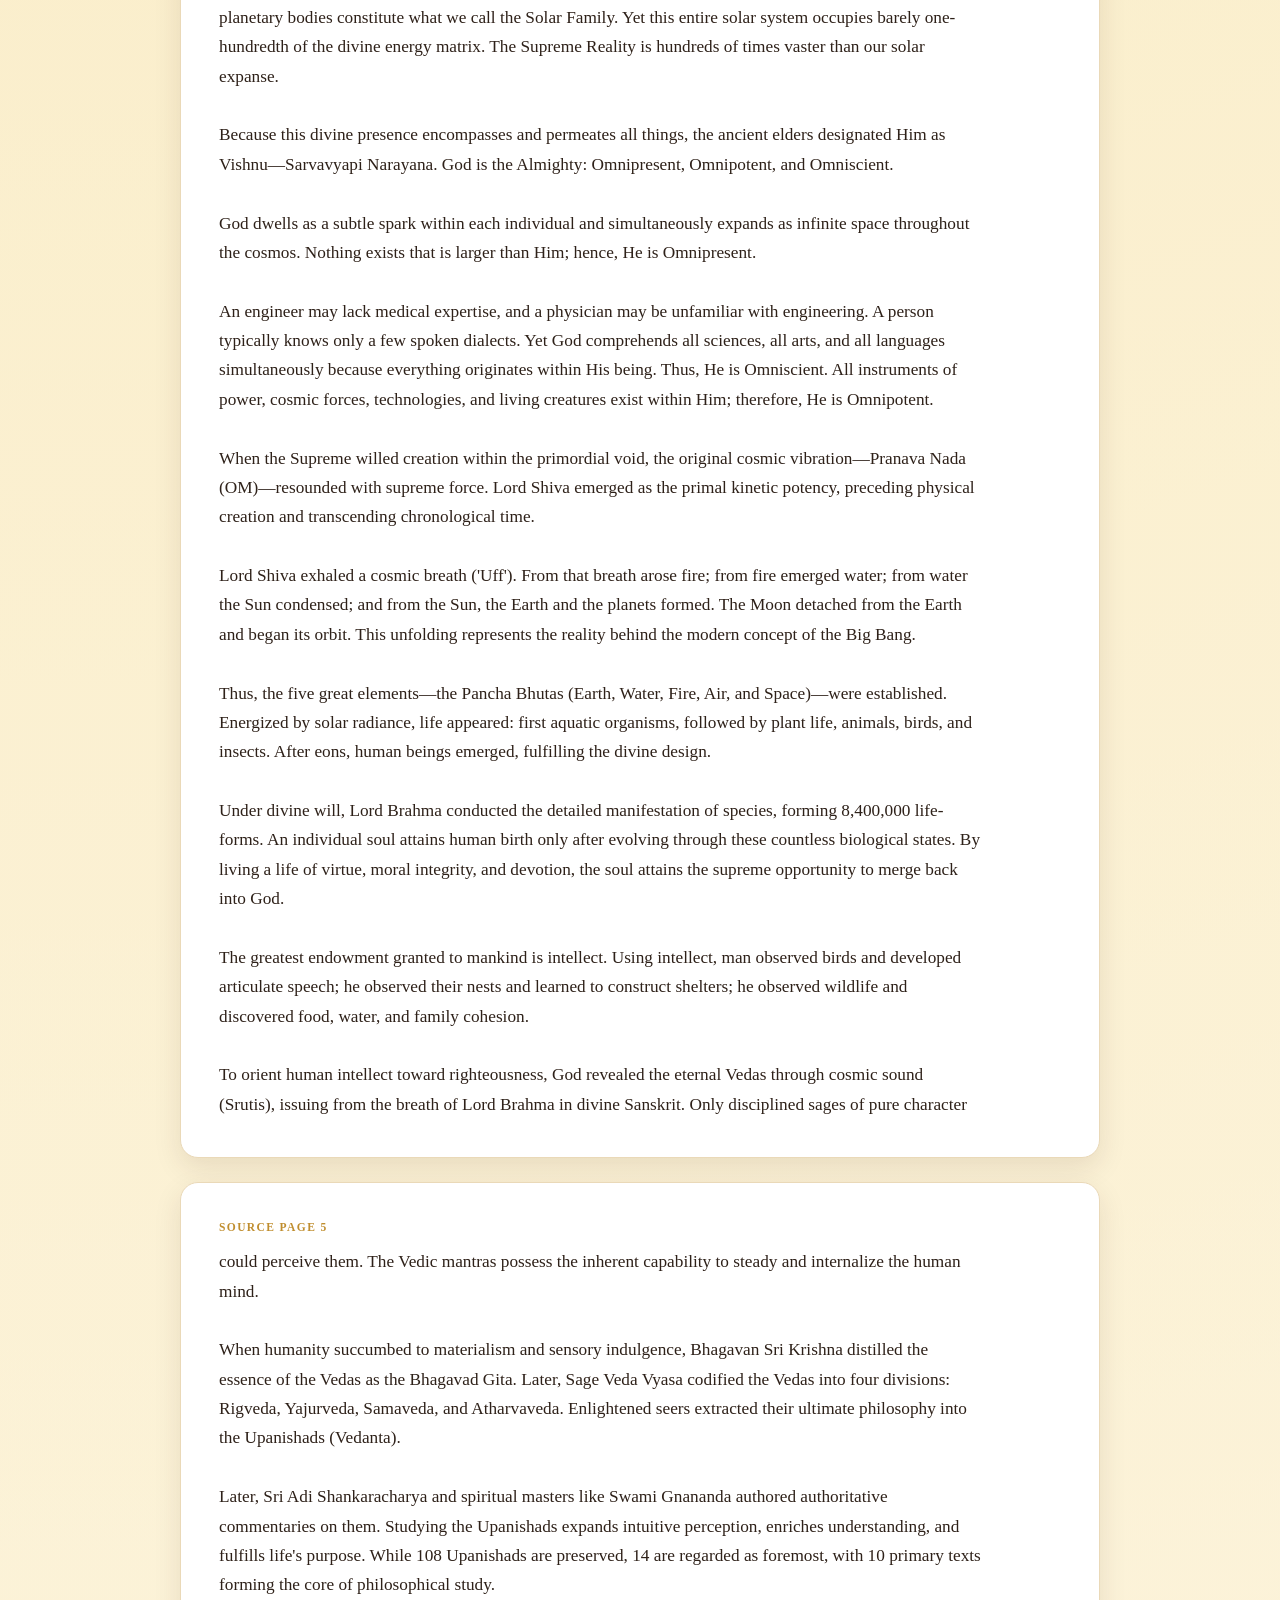
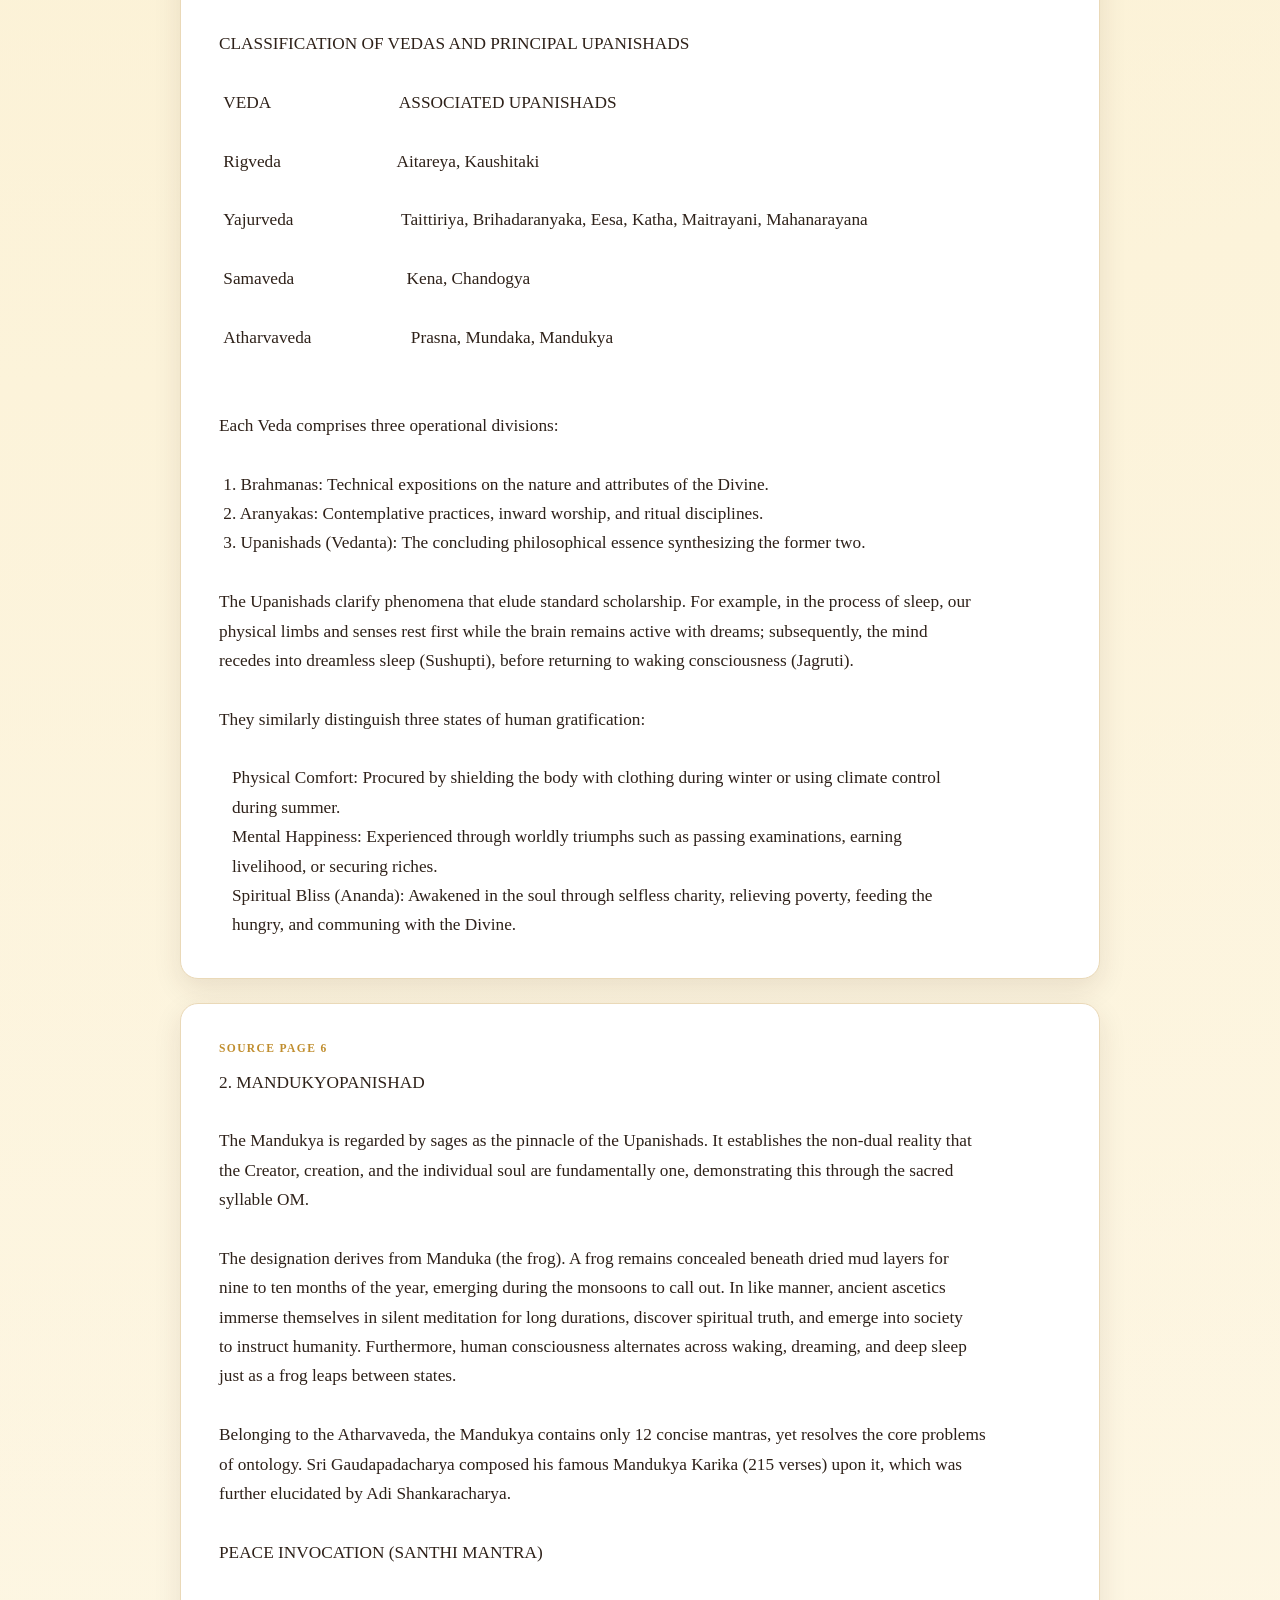
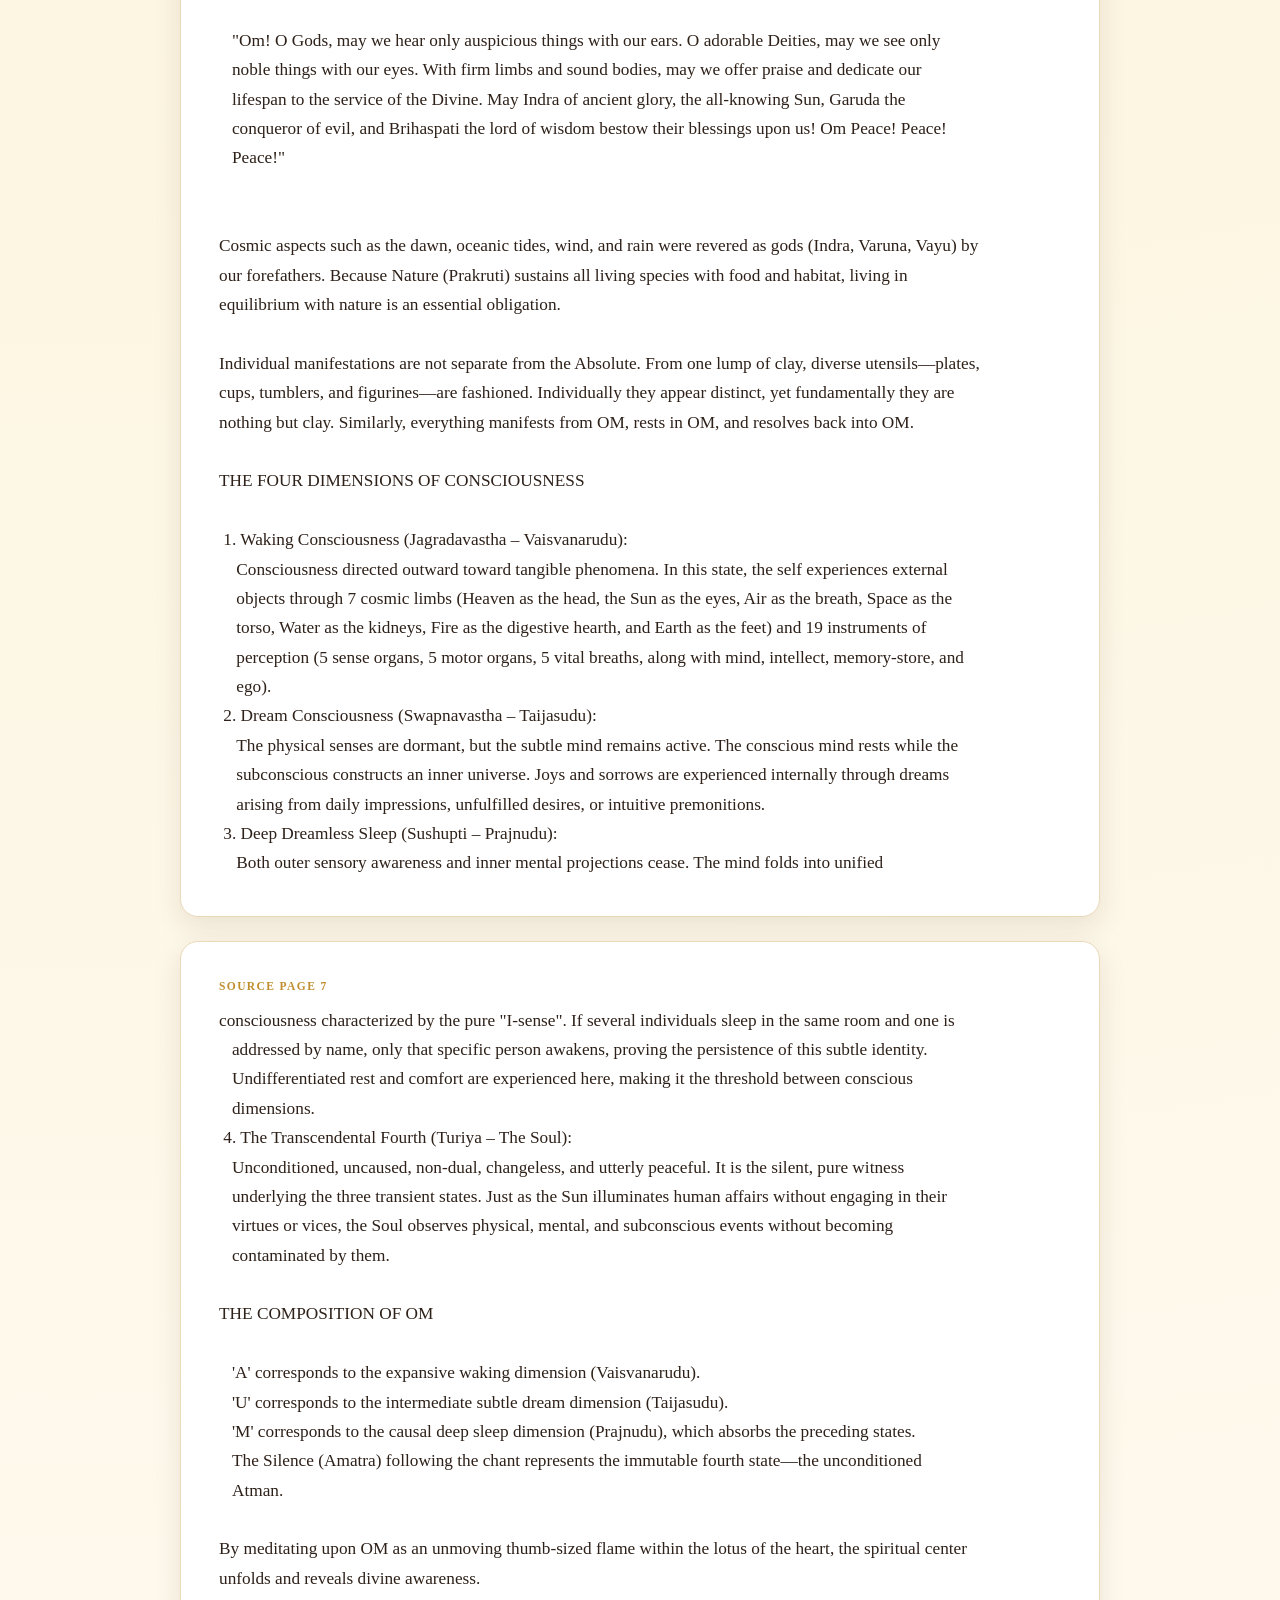
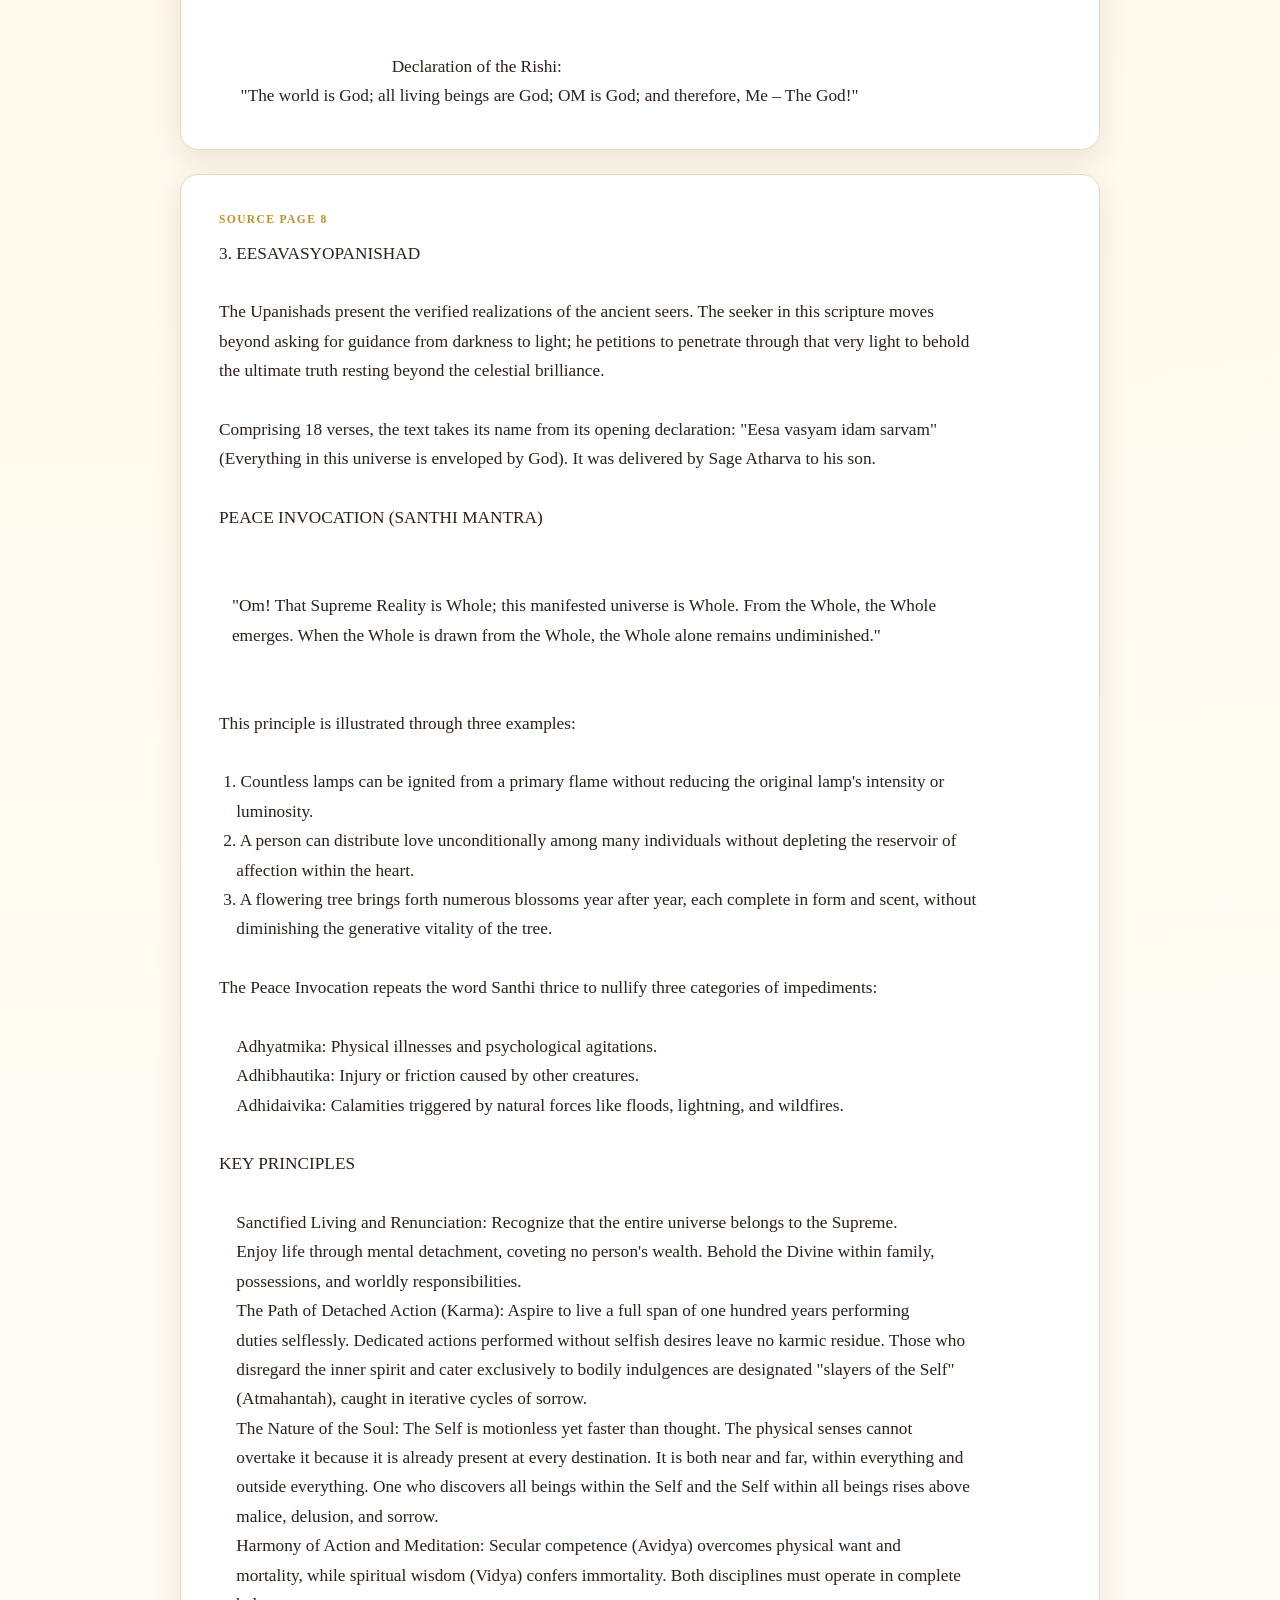
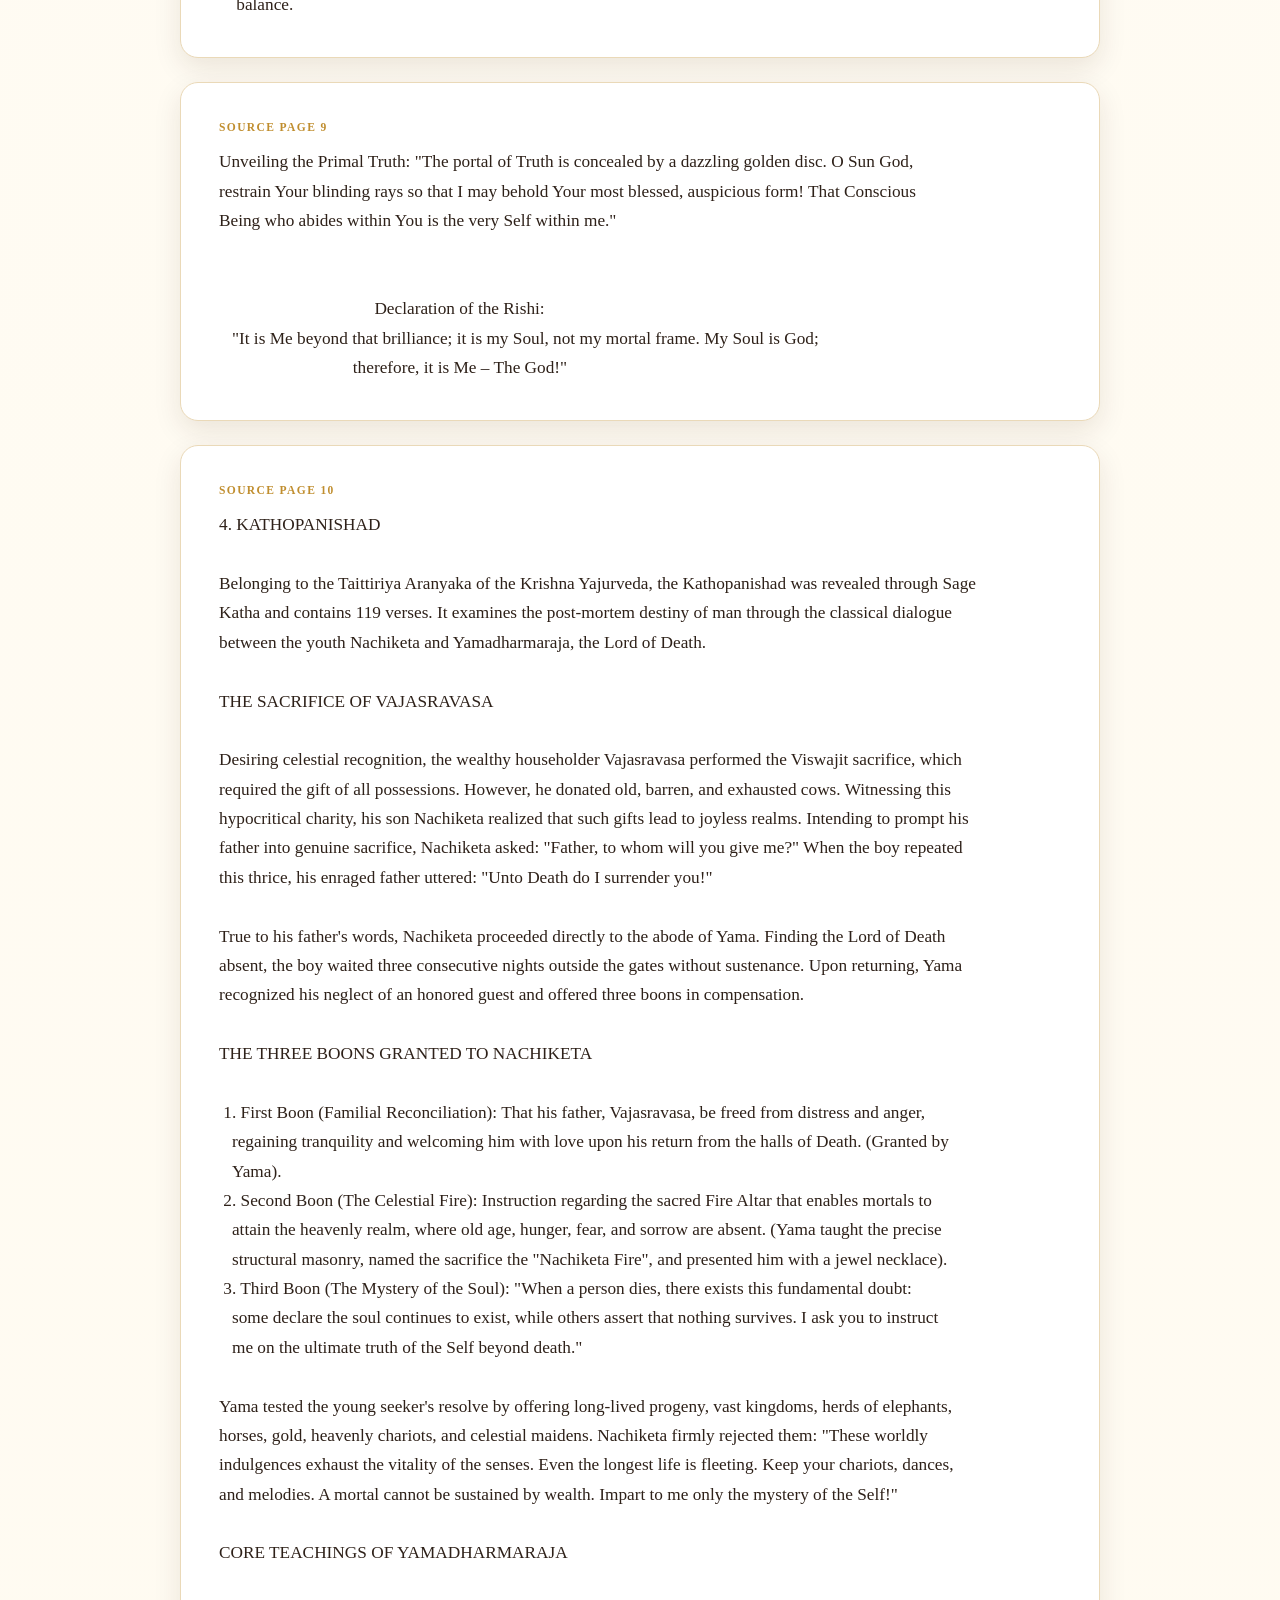
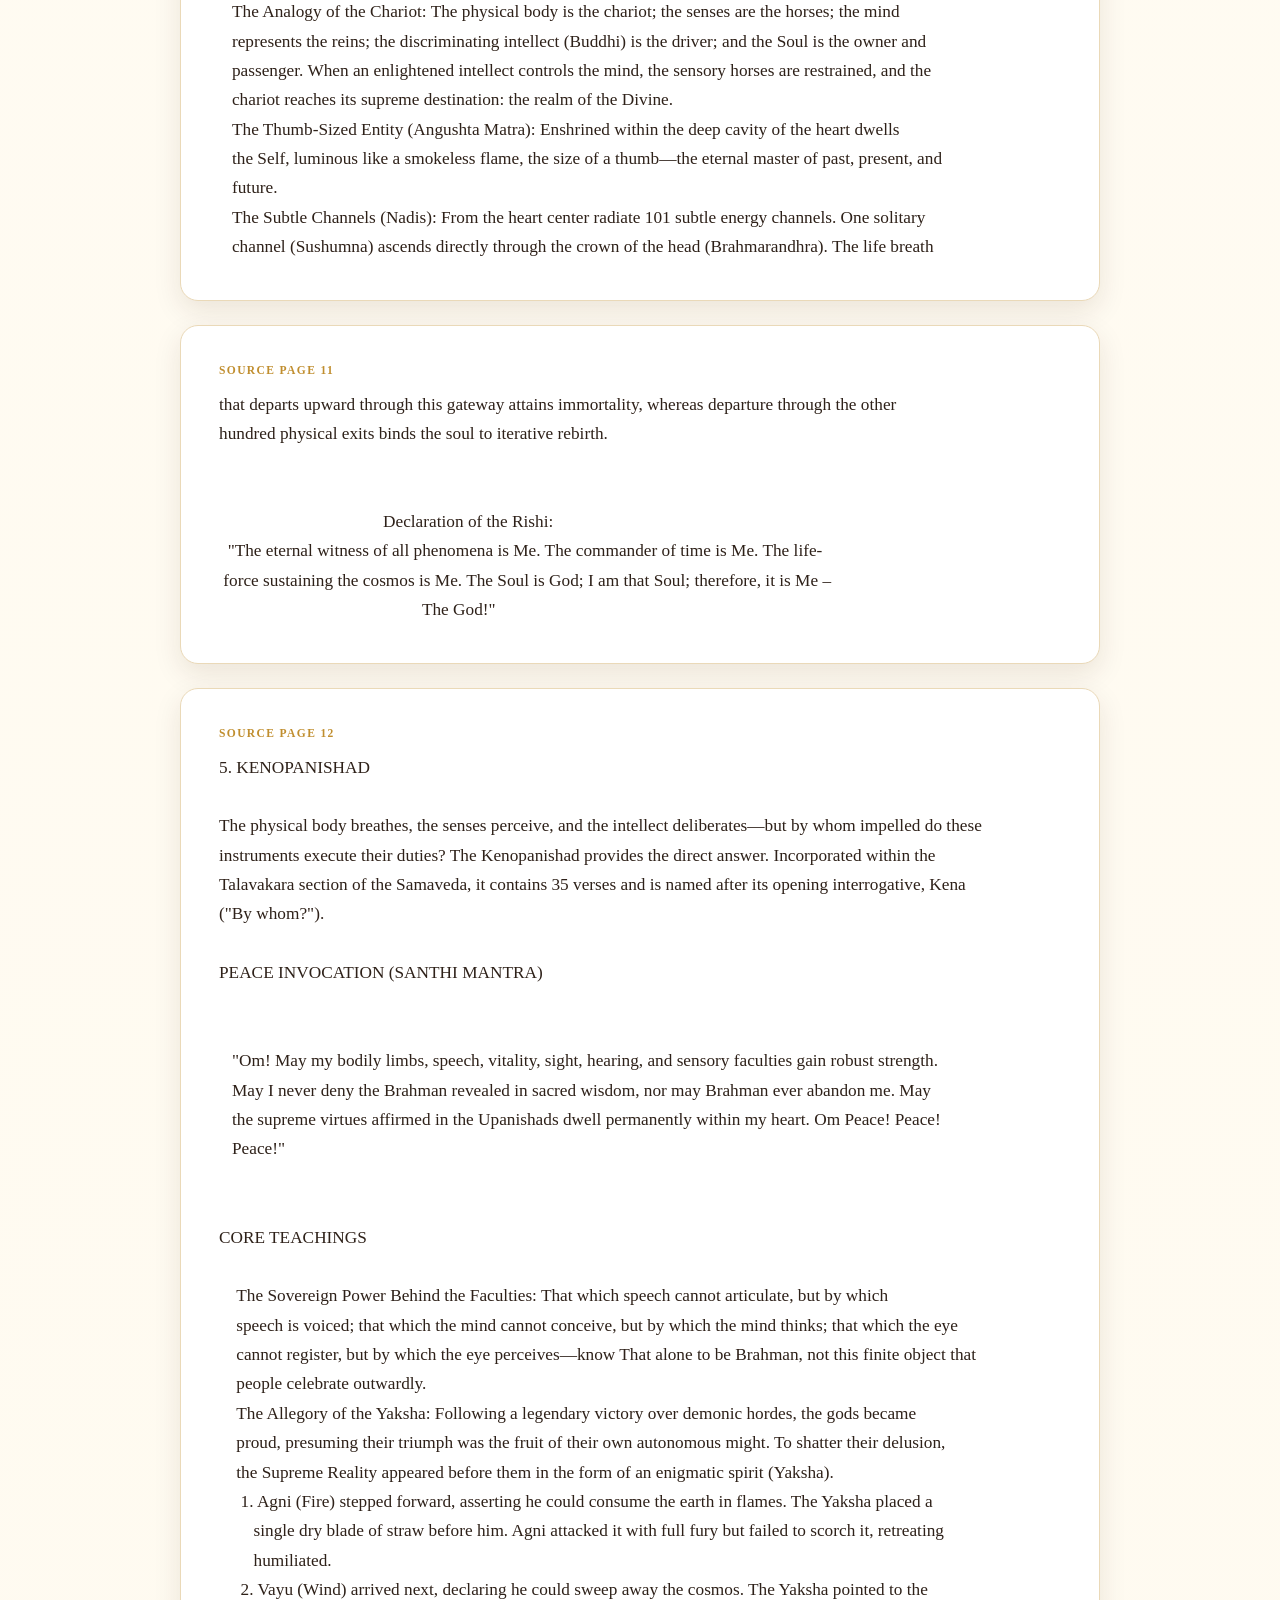
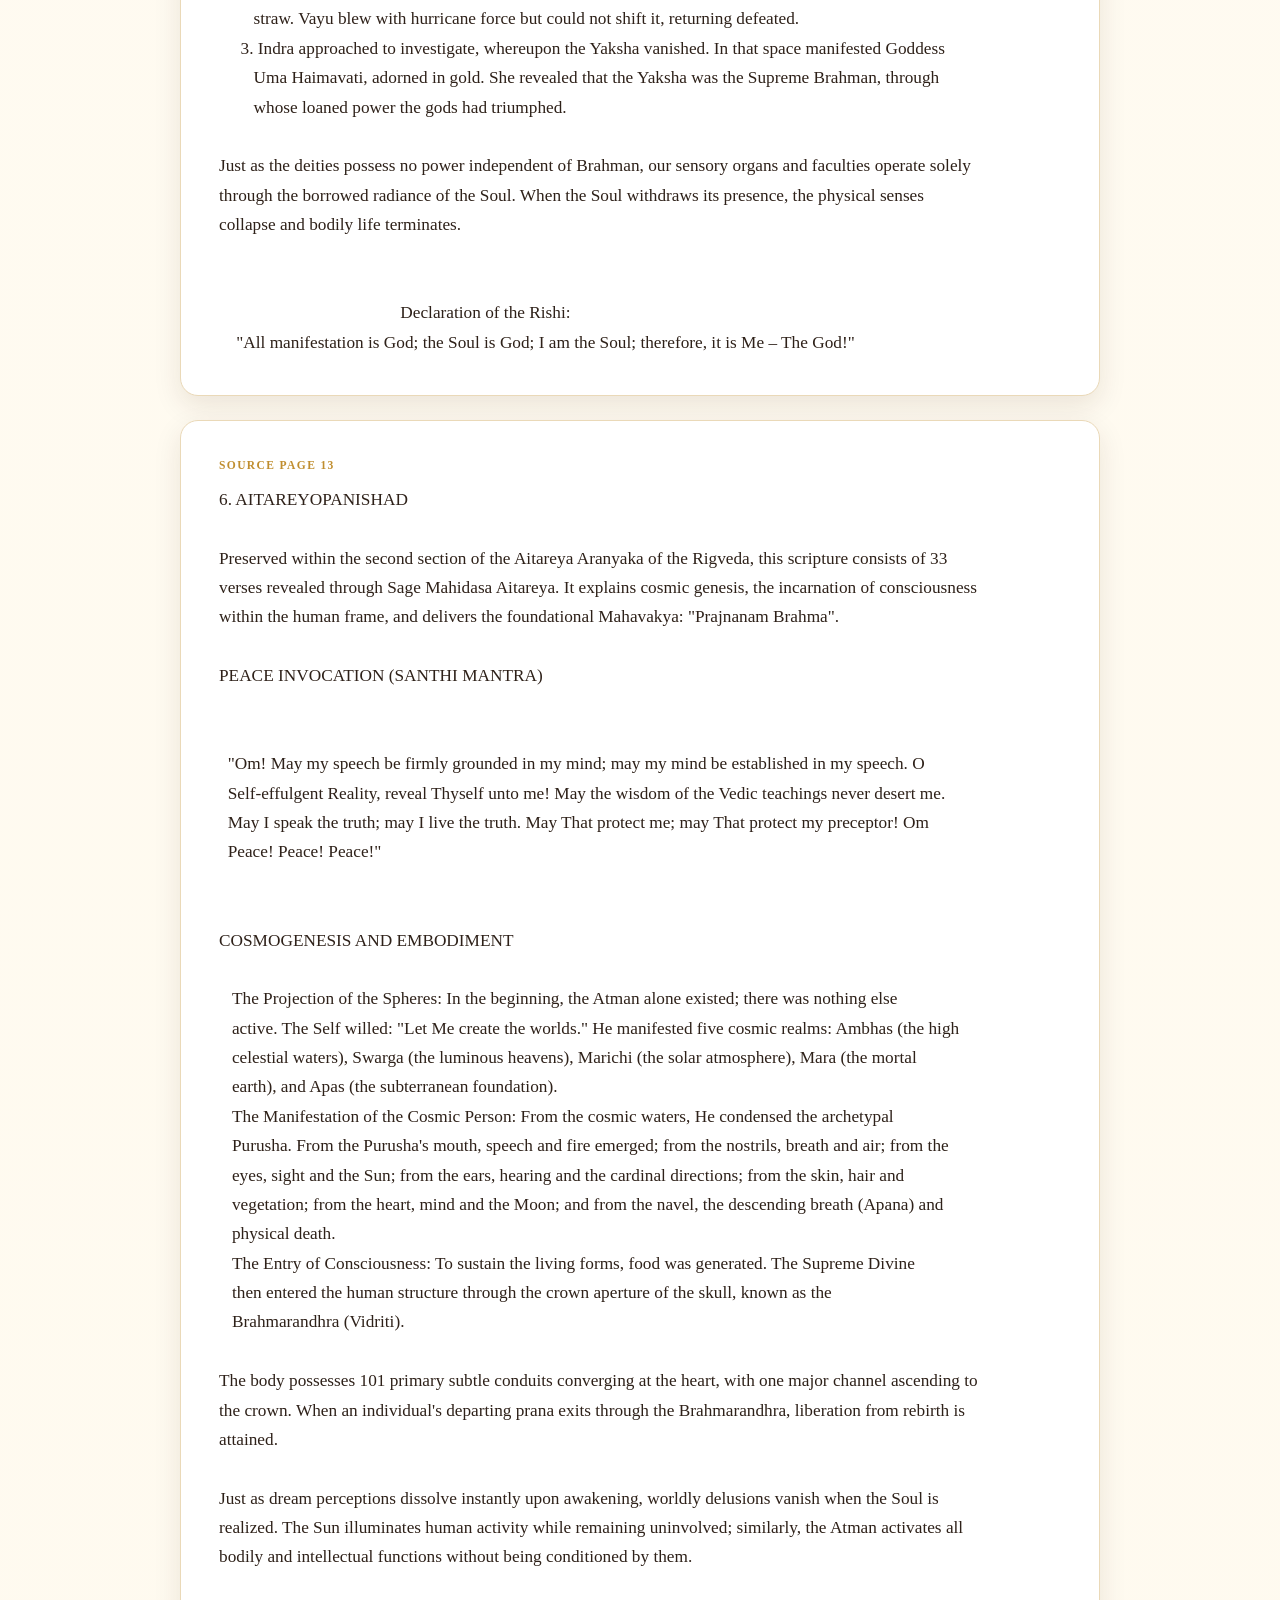
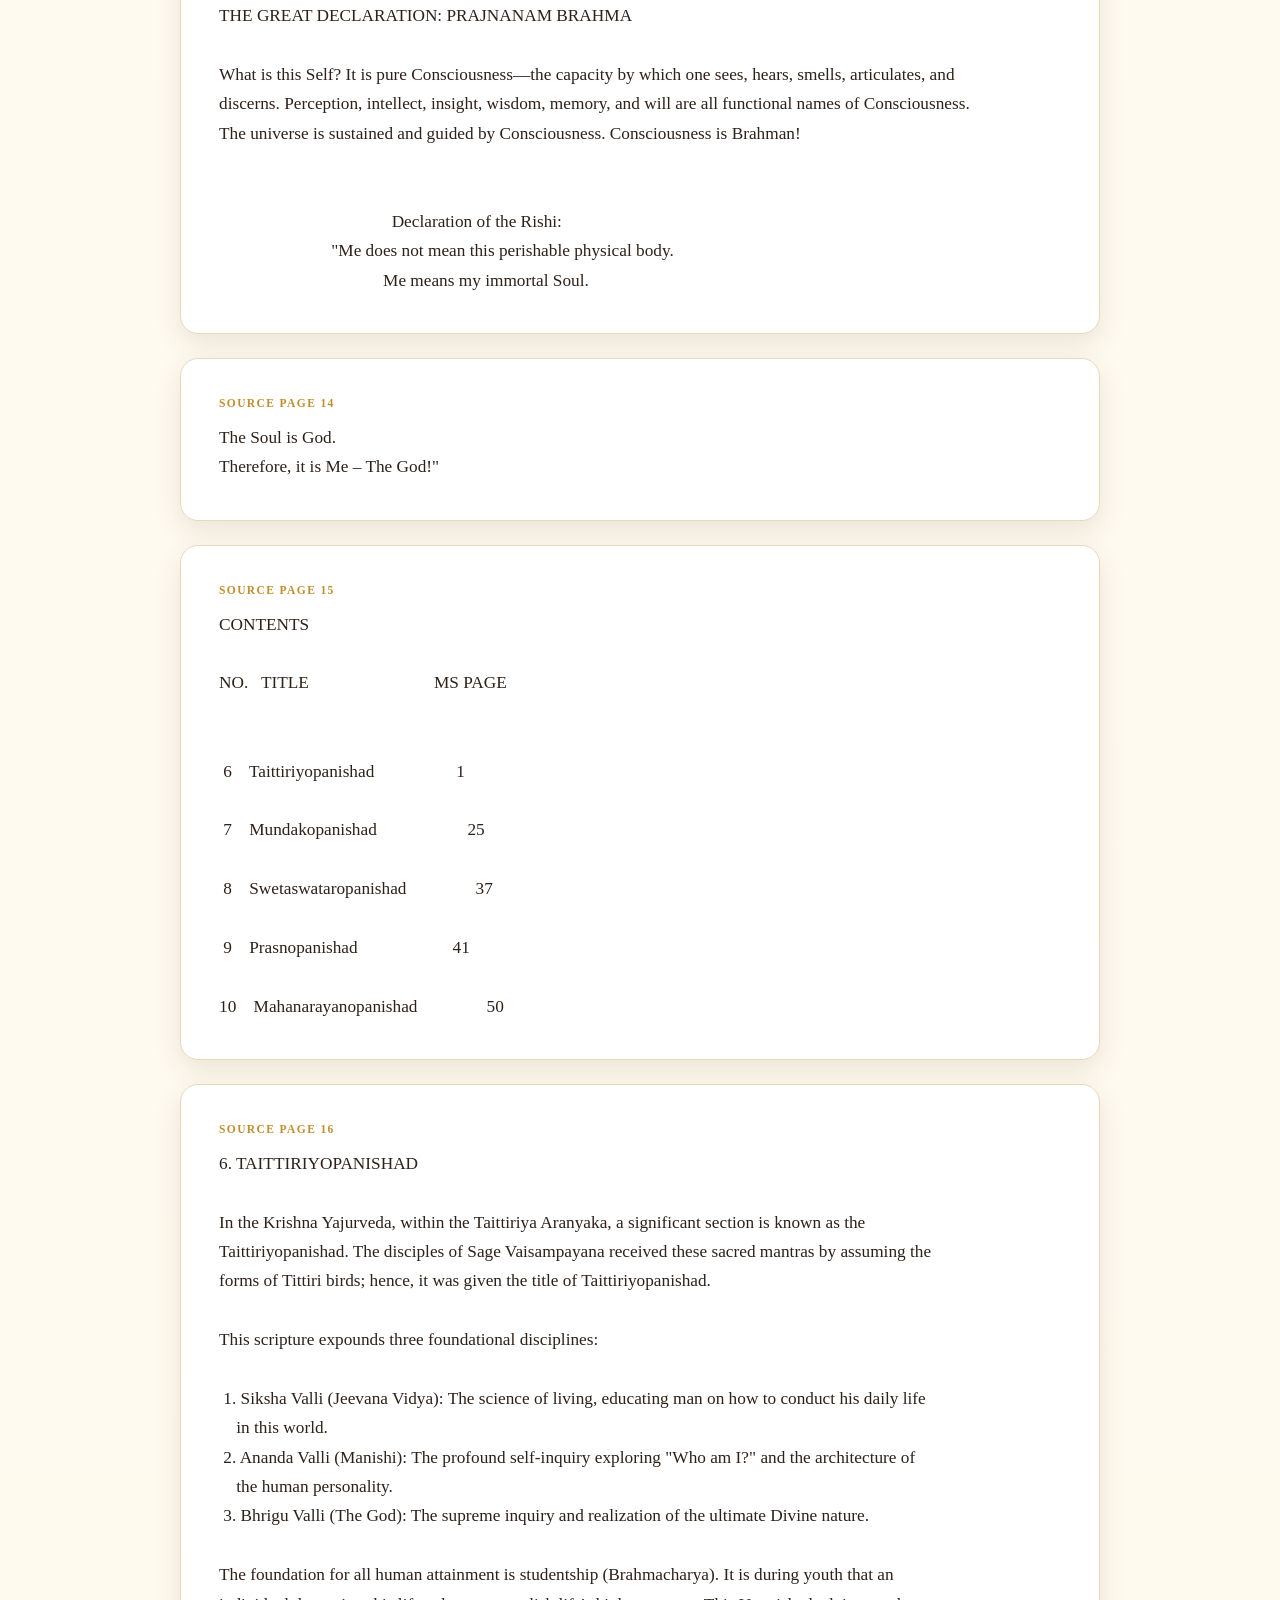
<file: upanishads-english.html>
<!doctype html><html lang="en"><head><meta charset="utf-8"><meta name="viewport" content="width=device-width,initial-scale=1"><title>Me – The God: Study of Upanishads | Mana Puraanams</title><meta name="description" content="English edition from the author’s manuscript."><link rel="stylesheet" href="styles.css"><script src="site.js" defer></script><style>.reader-shell{max-width:1000px;margin:0 auto;padding:12px clamp(14px,4vw,40px) 72px}.reader-toolbar{display:flex;gap:12px;flex-wrap:wrap;justify-content:center;margin:0 0 28px}.reader-toolbar a{padding:10px 15px;border:1px solid #d7bd83;border-radius:999px;background:#fffaf0;color:#781f18;font-weight:700}.source-page{background:#fff;border:1px solid #ead9b8;border-radius:18px;box-shadow:0 10px 28px rgba(58,31,14,.10);padding:clamp(22px,4vw,38px);margin-bottom:24px;overflow:hidden}.source-page-label{font-size:.72rem;letter-spacing:.12em;font-weight:700;color:#c08e2f;text-transform:uppercase;margin-bottom:14px}.source-page pre{margin:0;white-space:pre-wrap;overflow-wrap:anywhere;word-break:normal;font-family:Georgia,'Times New Roman',serif;font-size:clamp(.98rem,1.6vw,1.08rem);line-height:1.7;color:#2e2119}.loading{text-align:center;color:#765f4d;padding:40px}@media(max-width:650px){.source-page{padding:20px 16px}.source-page pre{font-size:.96rem;line-height:1.65}}</style></head><body><header class="topbar"><a class="brand" href="index.html"><span class="om">ॐ</span><span>Mana Puraanams</span></a><nav></nav></header><main><section class="pagehero"><div class="crumb"><a href="index.html">Home</a> › <a href="upanishads.html">Upanishads</a> › Me – The God: Study of Upanishads</div><div class="eyebrow">K.V.V Subramanyam, BSc, BL</div><h1>Me – The God: Study of Upanishads</h1><p>English edition from the author’s manuscript.</p></section><div class="reader-shell"><div class="reader-toolbar"><a href="upanishads.html">← All Upanishads Editions</a><a href="author.html">Author</a><a href="enquiry.html">Enquiry</a></div><div id="reader" class="loading">Loading manuscript…</div></div></main><footer>© <span id="y"></span> <strong>K.V.V Subramanyam</strong> · mana-puraanams.com</footer><script>document.getElementById('y').textContent=new Date().getFullYear();const chunks=['data/upanishads-en-01.txt','data/upanishads-en-02.txt','data/upanishads-en-03.txt','data/upanishads-en-04.txt','data/upanishads-en-05.txt','data/upanishads-en-06.txt','data/upanishads-en-07.txt'];const root=document.getElementById('reader');Promise.all(chunks.map(f=>fetch(f).then(r=>{if(!r.ok)throw new Error(f);return r.text()}))).then(parts=>{const pages=parts.join('\f').split('\f').filter(x=>x.trim());root.className='';root.innerHTML='';pages.forEach((p,i)=>{const s=document.createElement('section');s.className='source-page';const l=document.createElement('div');l.className='source-page-label';l.textContent='Source page '+(i+1);const pre=document.createElement('pre');pre.textContent=p.trim();s.append(l,pre);root.appendChild(s);})}).catch(()=>{root.textContent='The manuscript could not be loaded. Please refresh the page.';});</script></body></html>
</file>
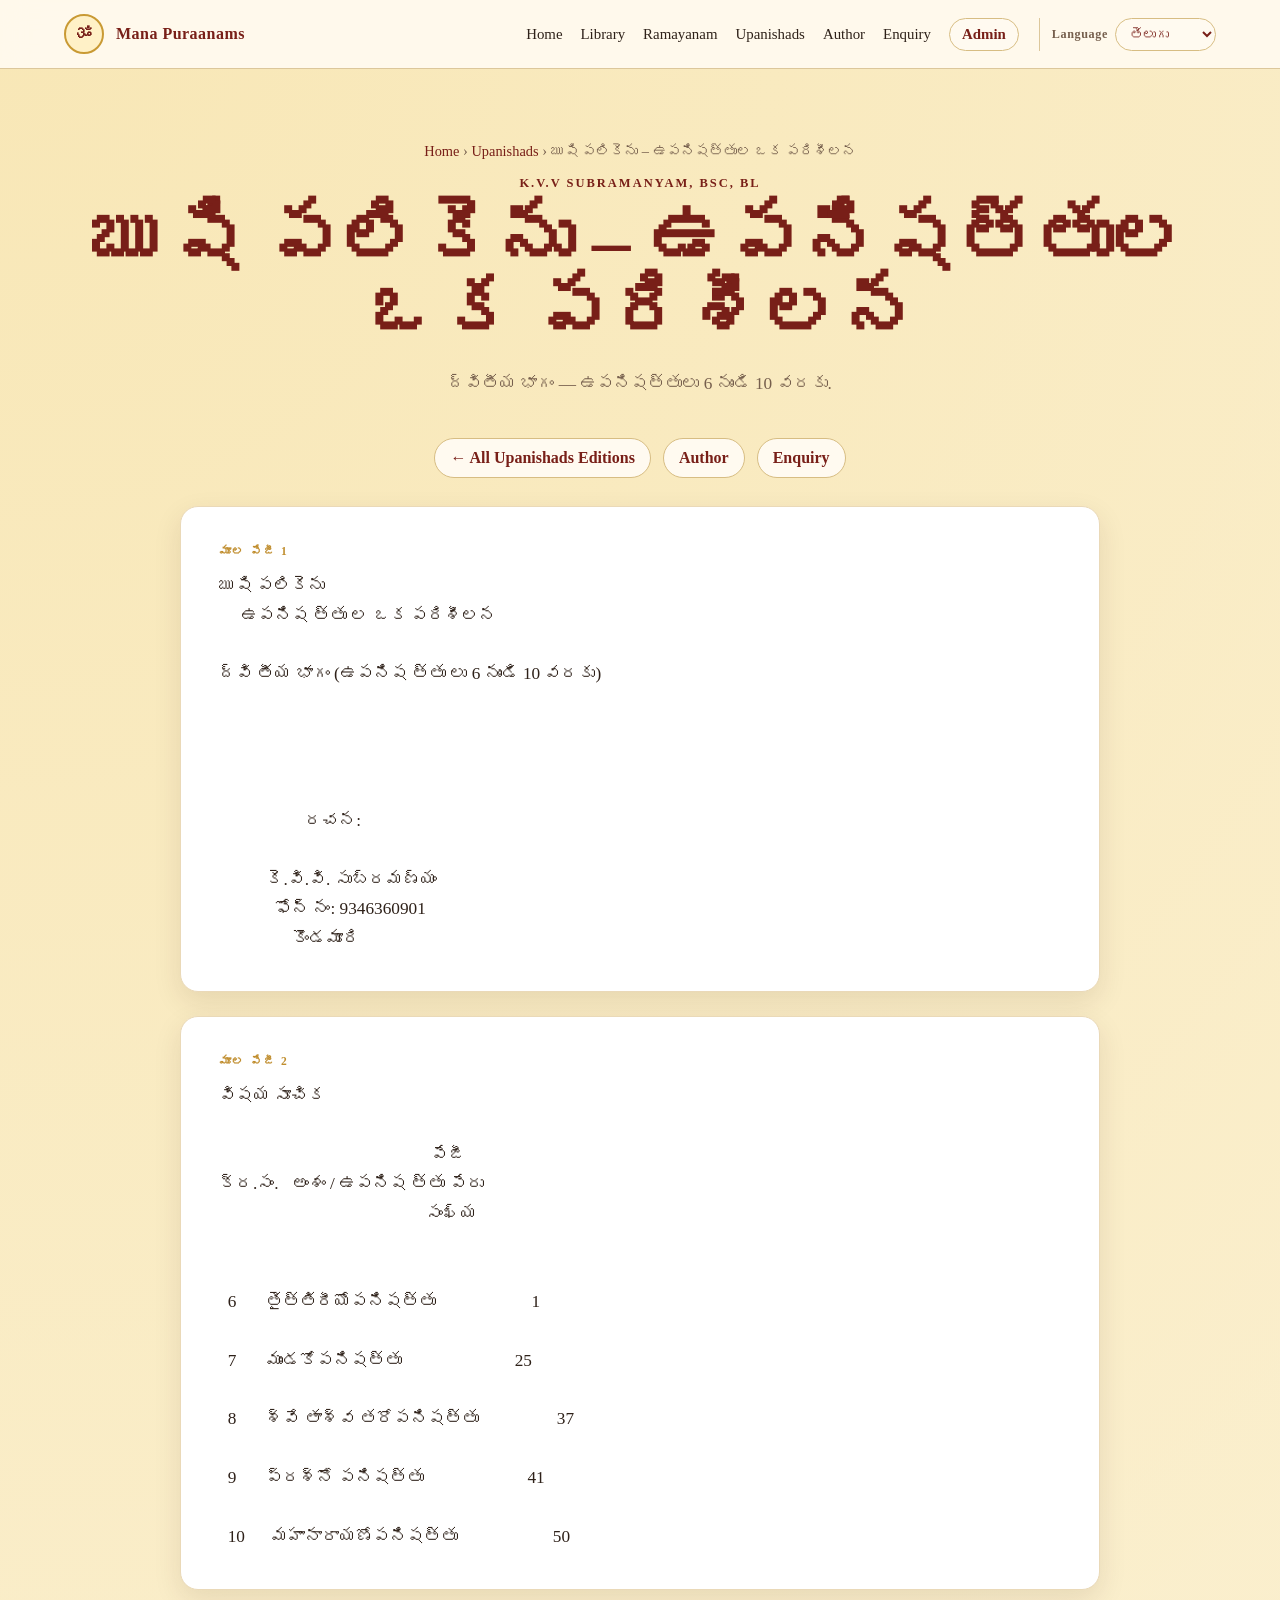
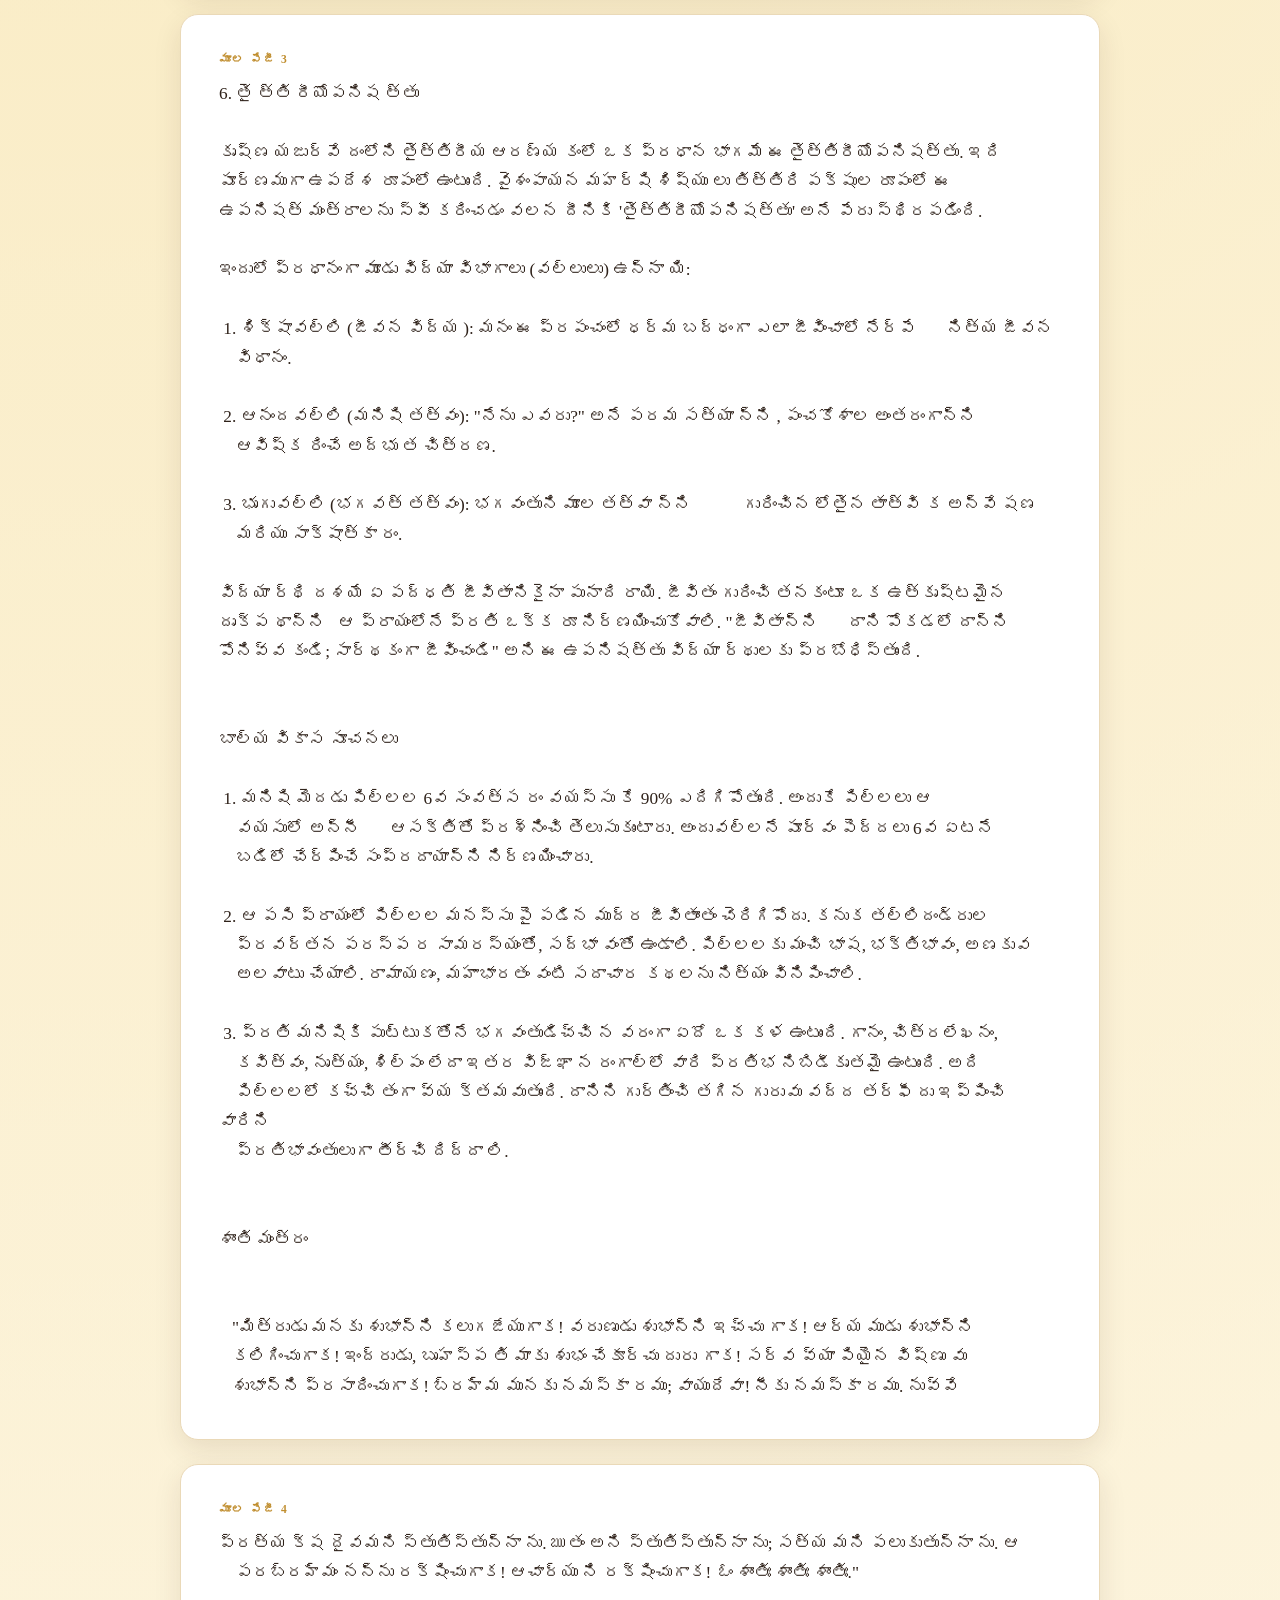
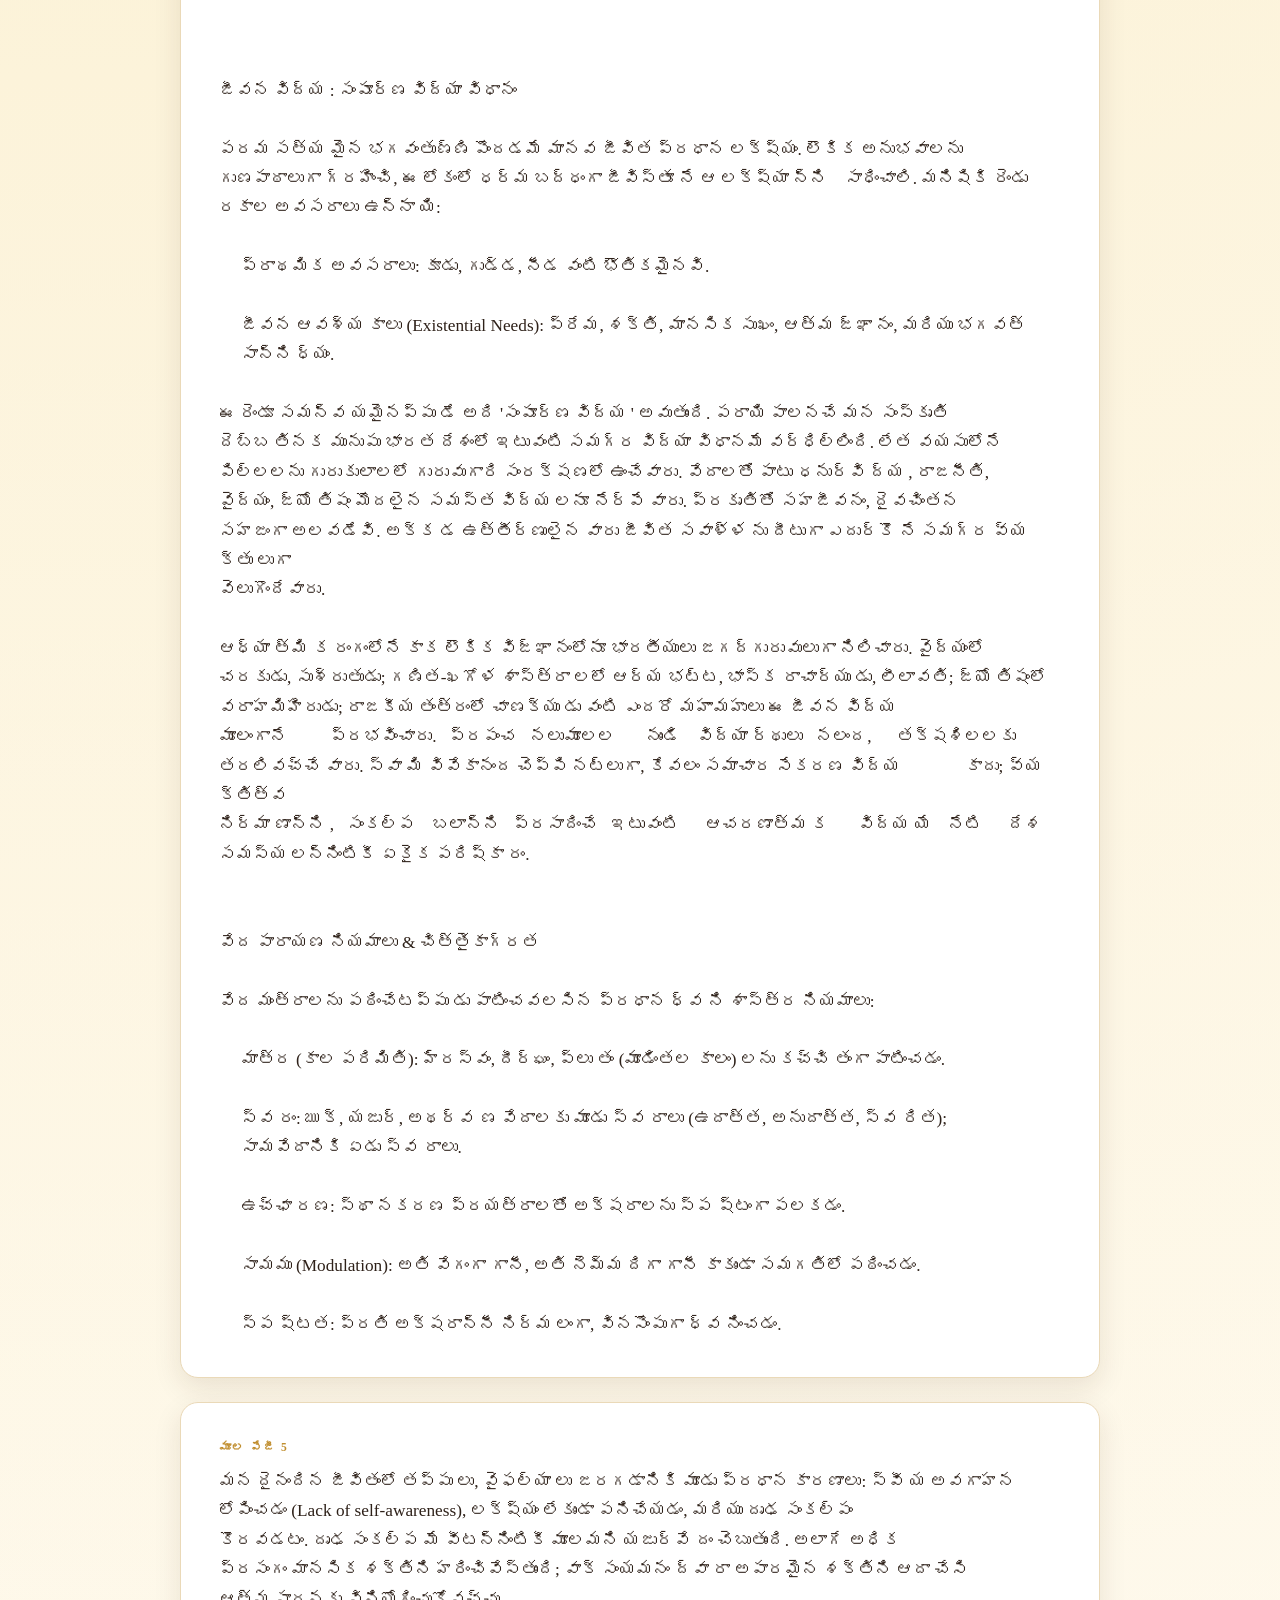
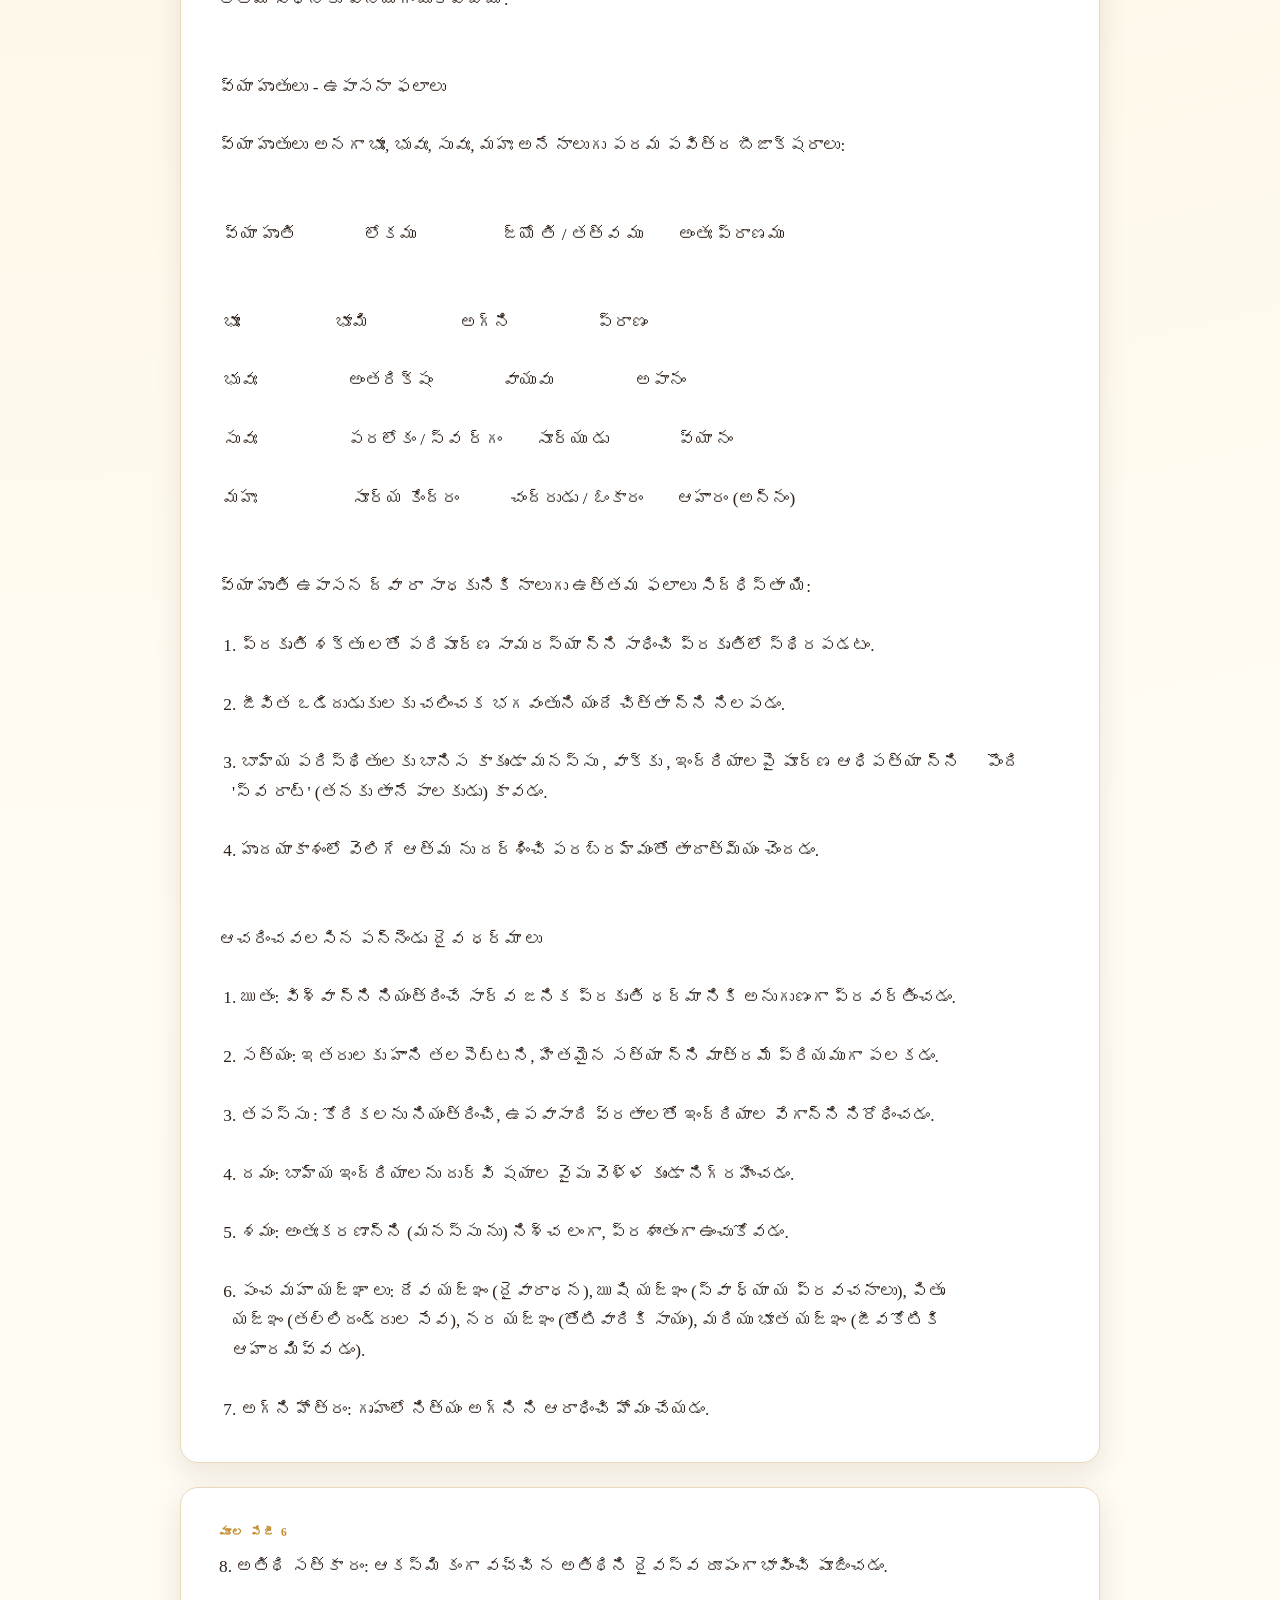
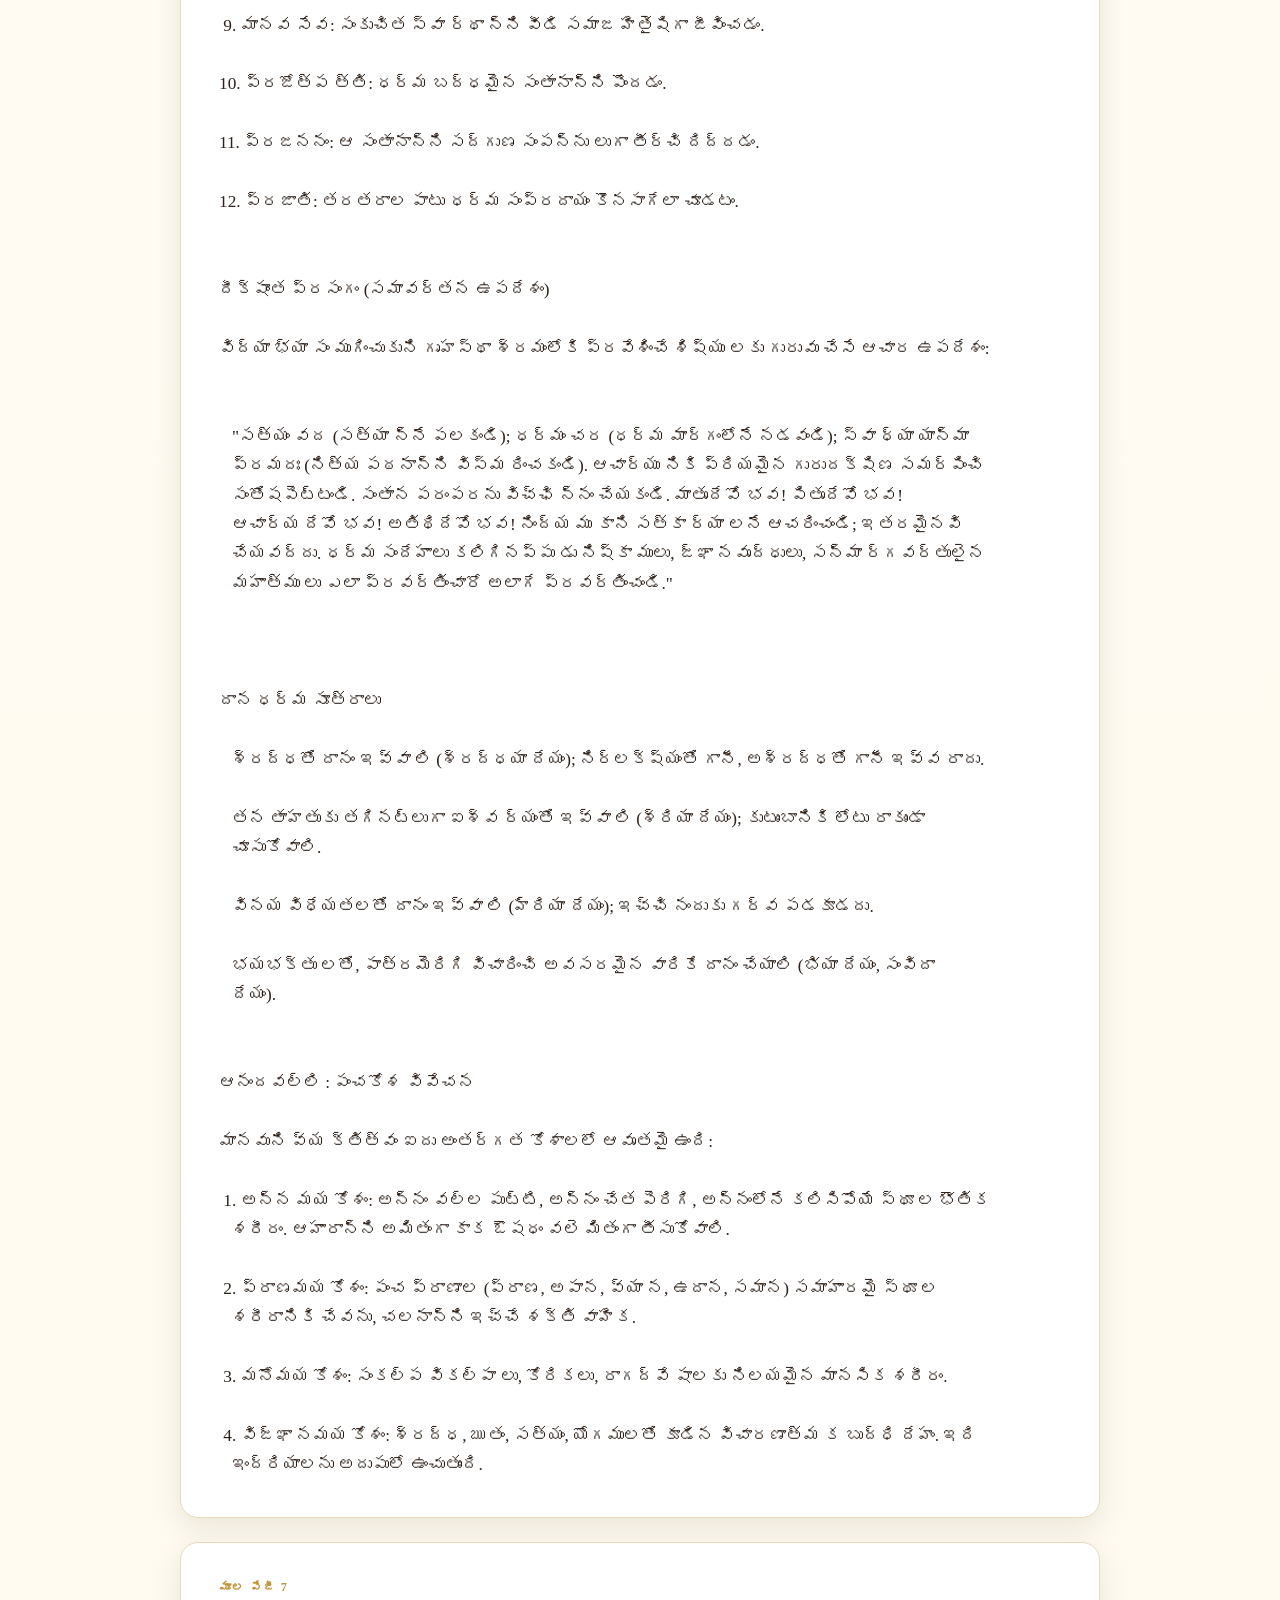
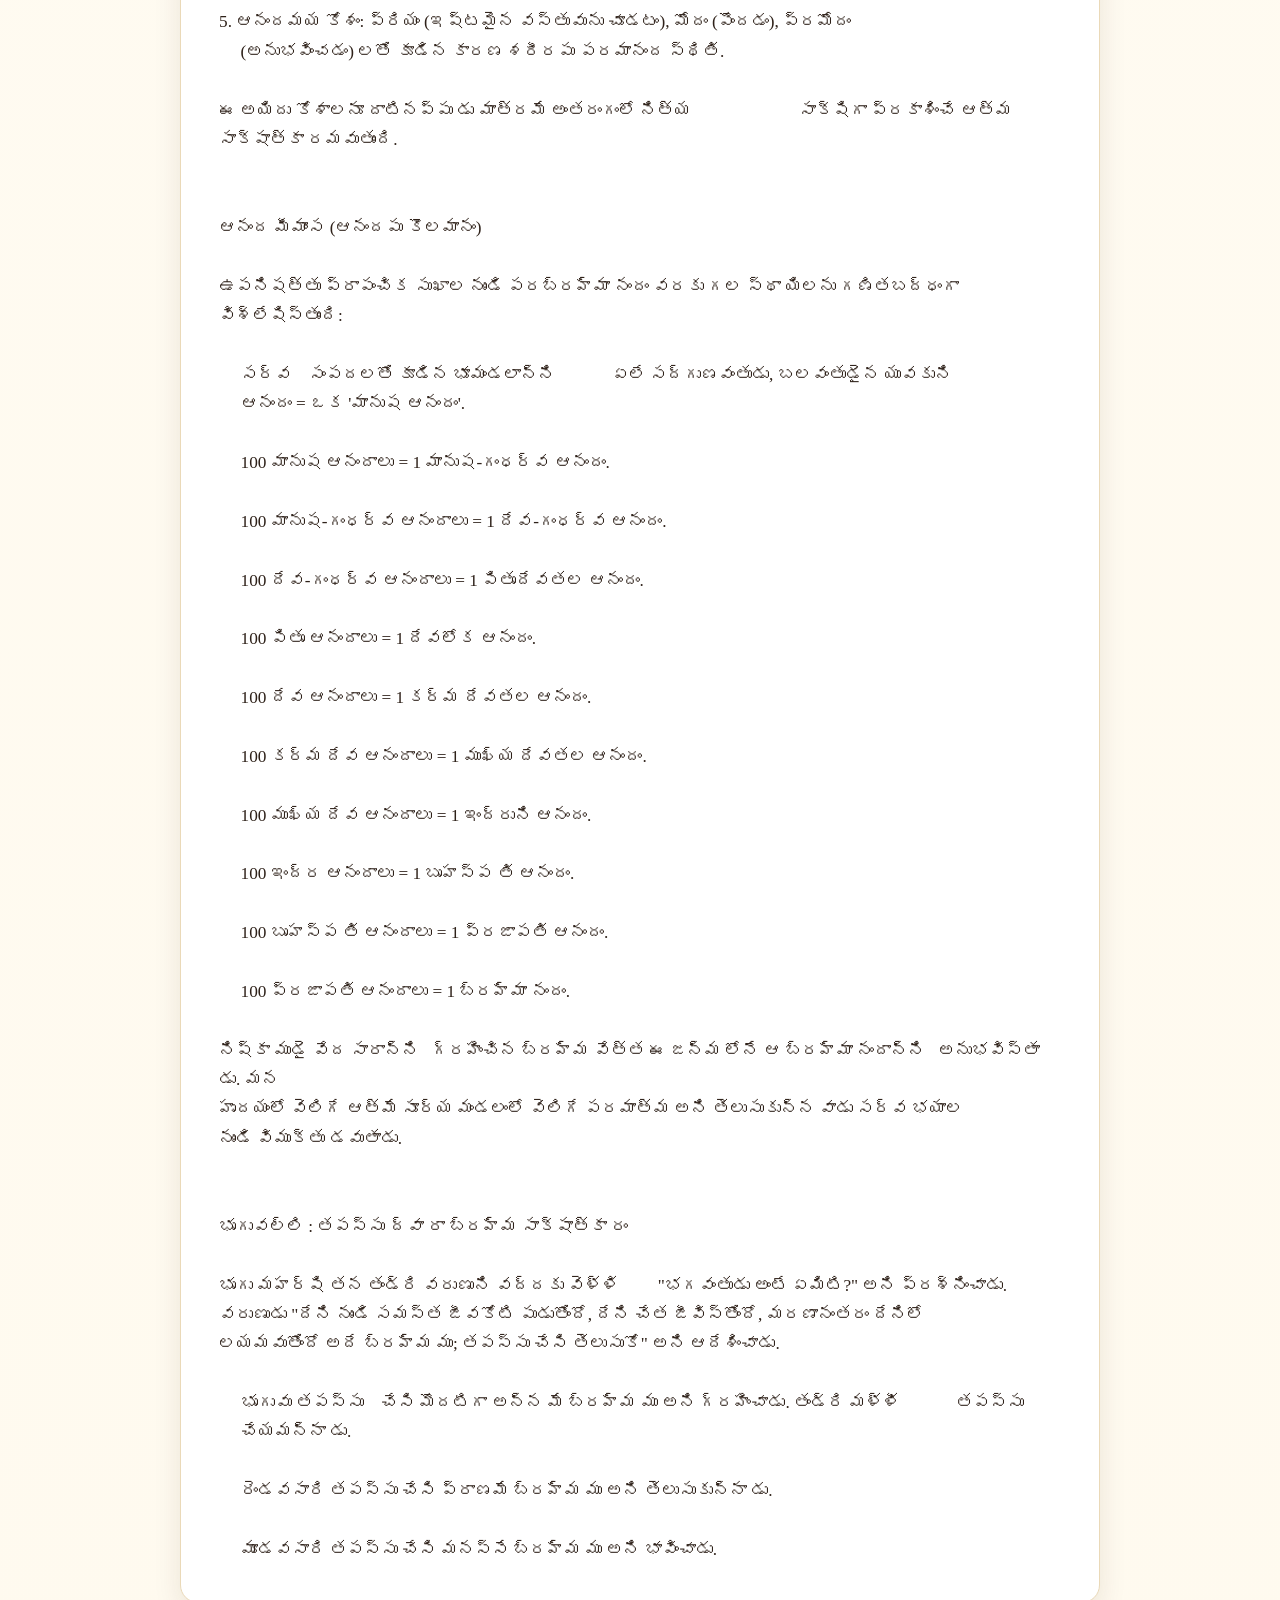
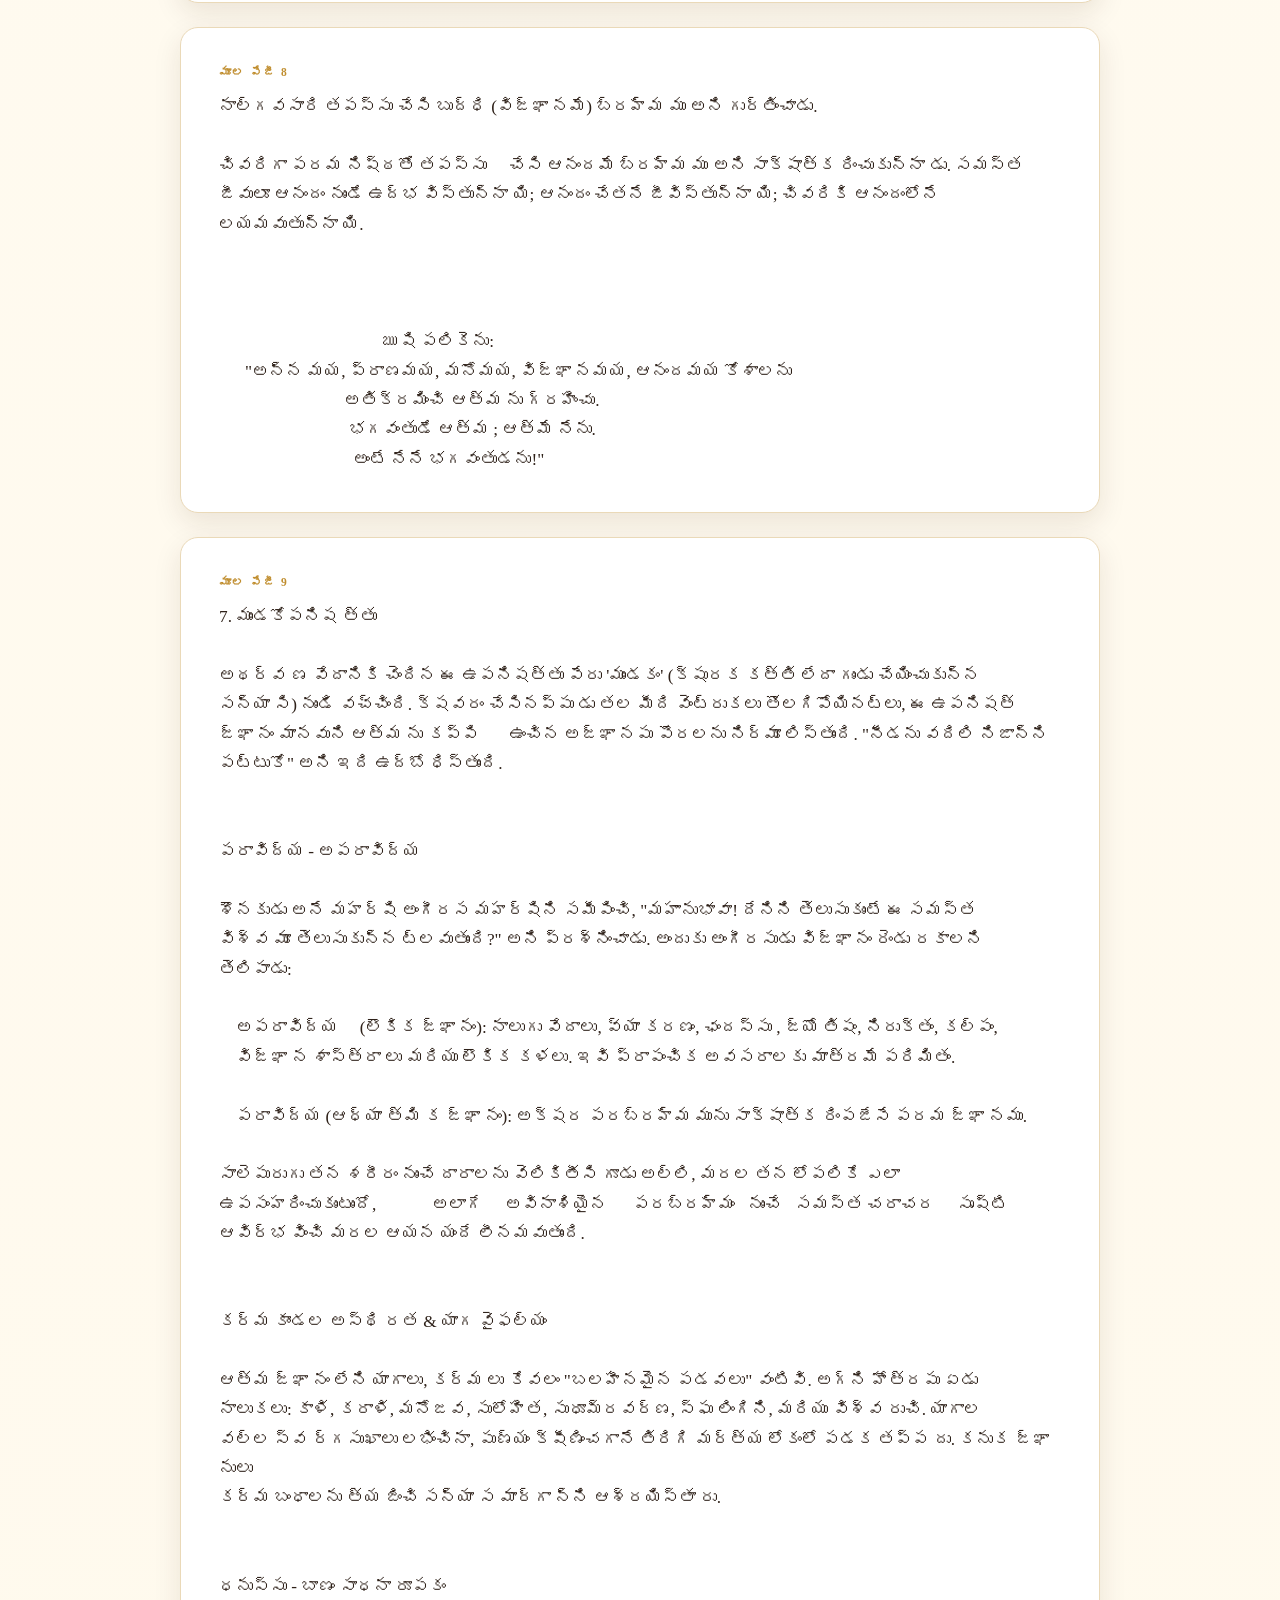
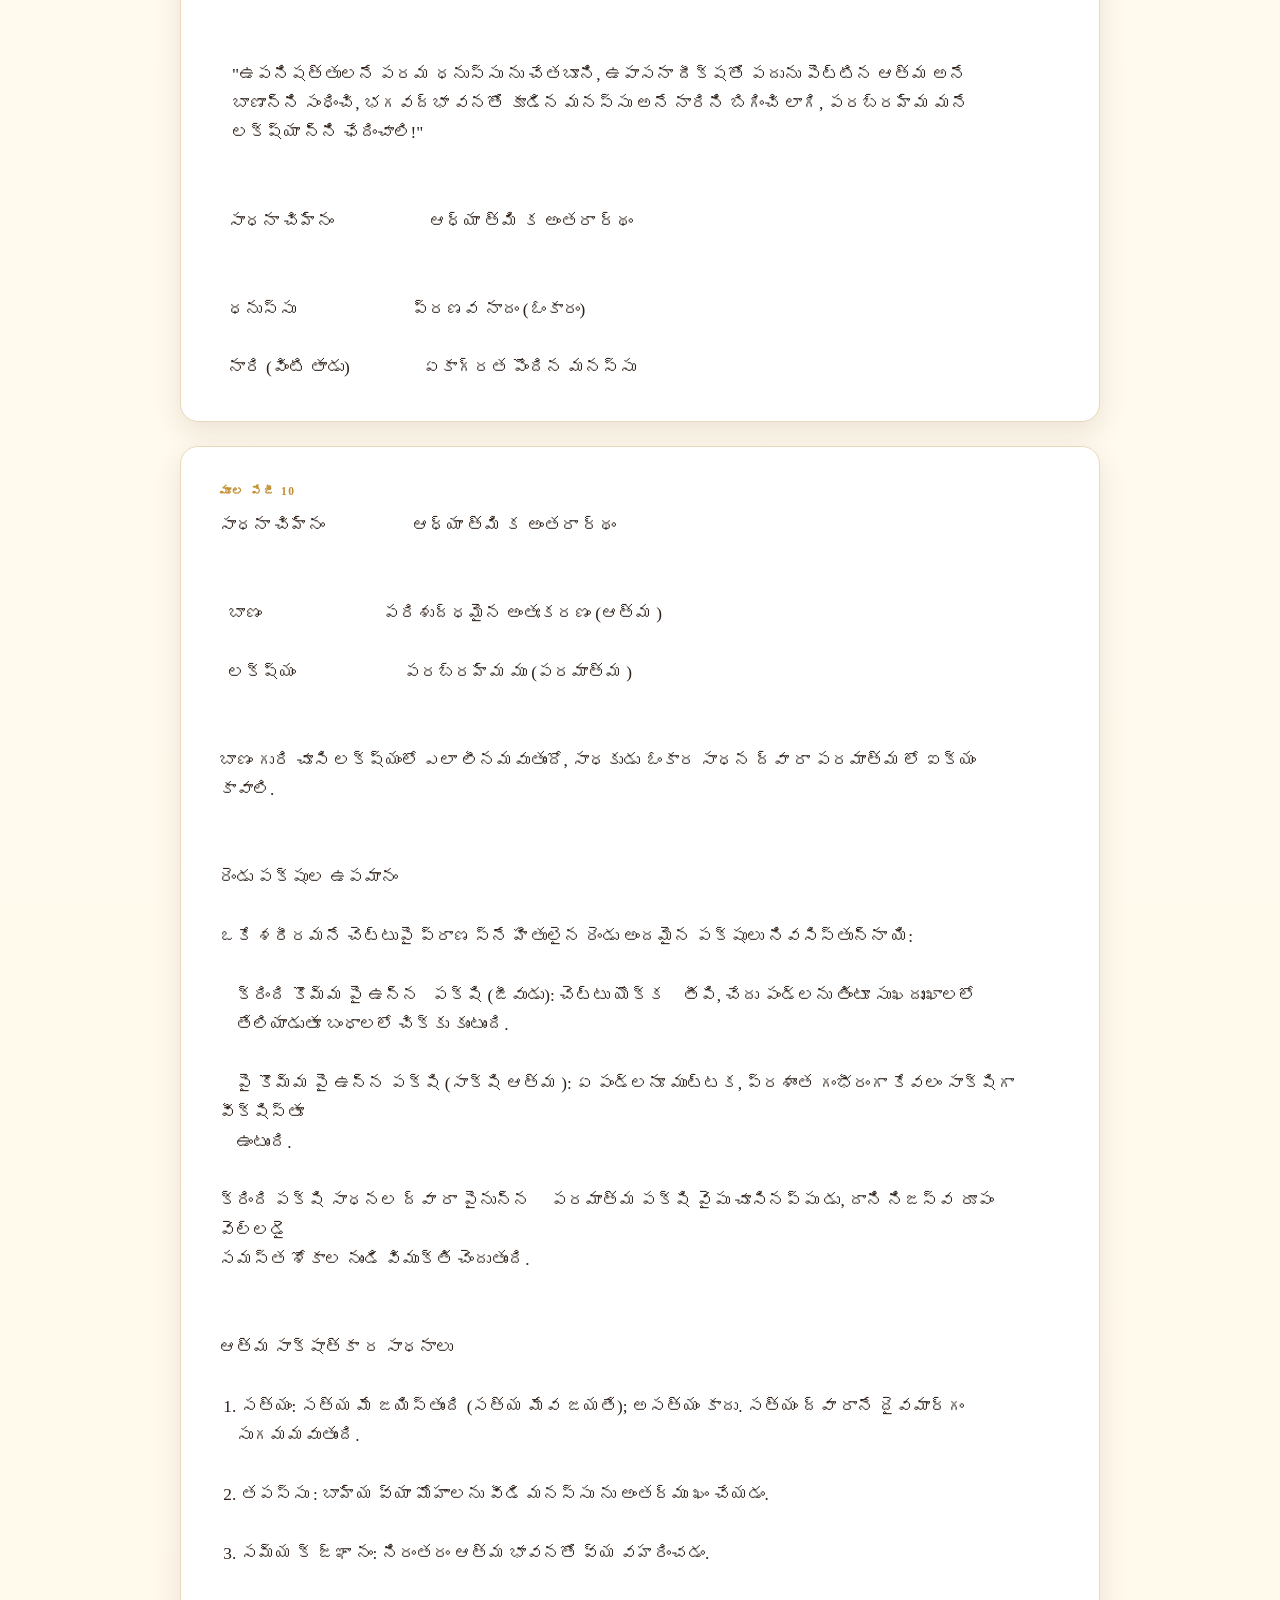
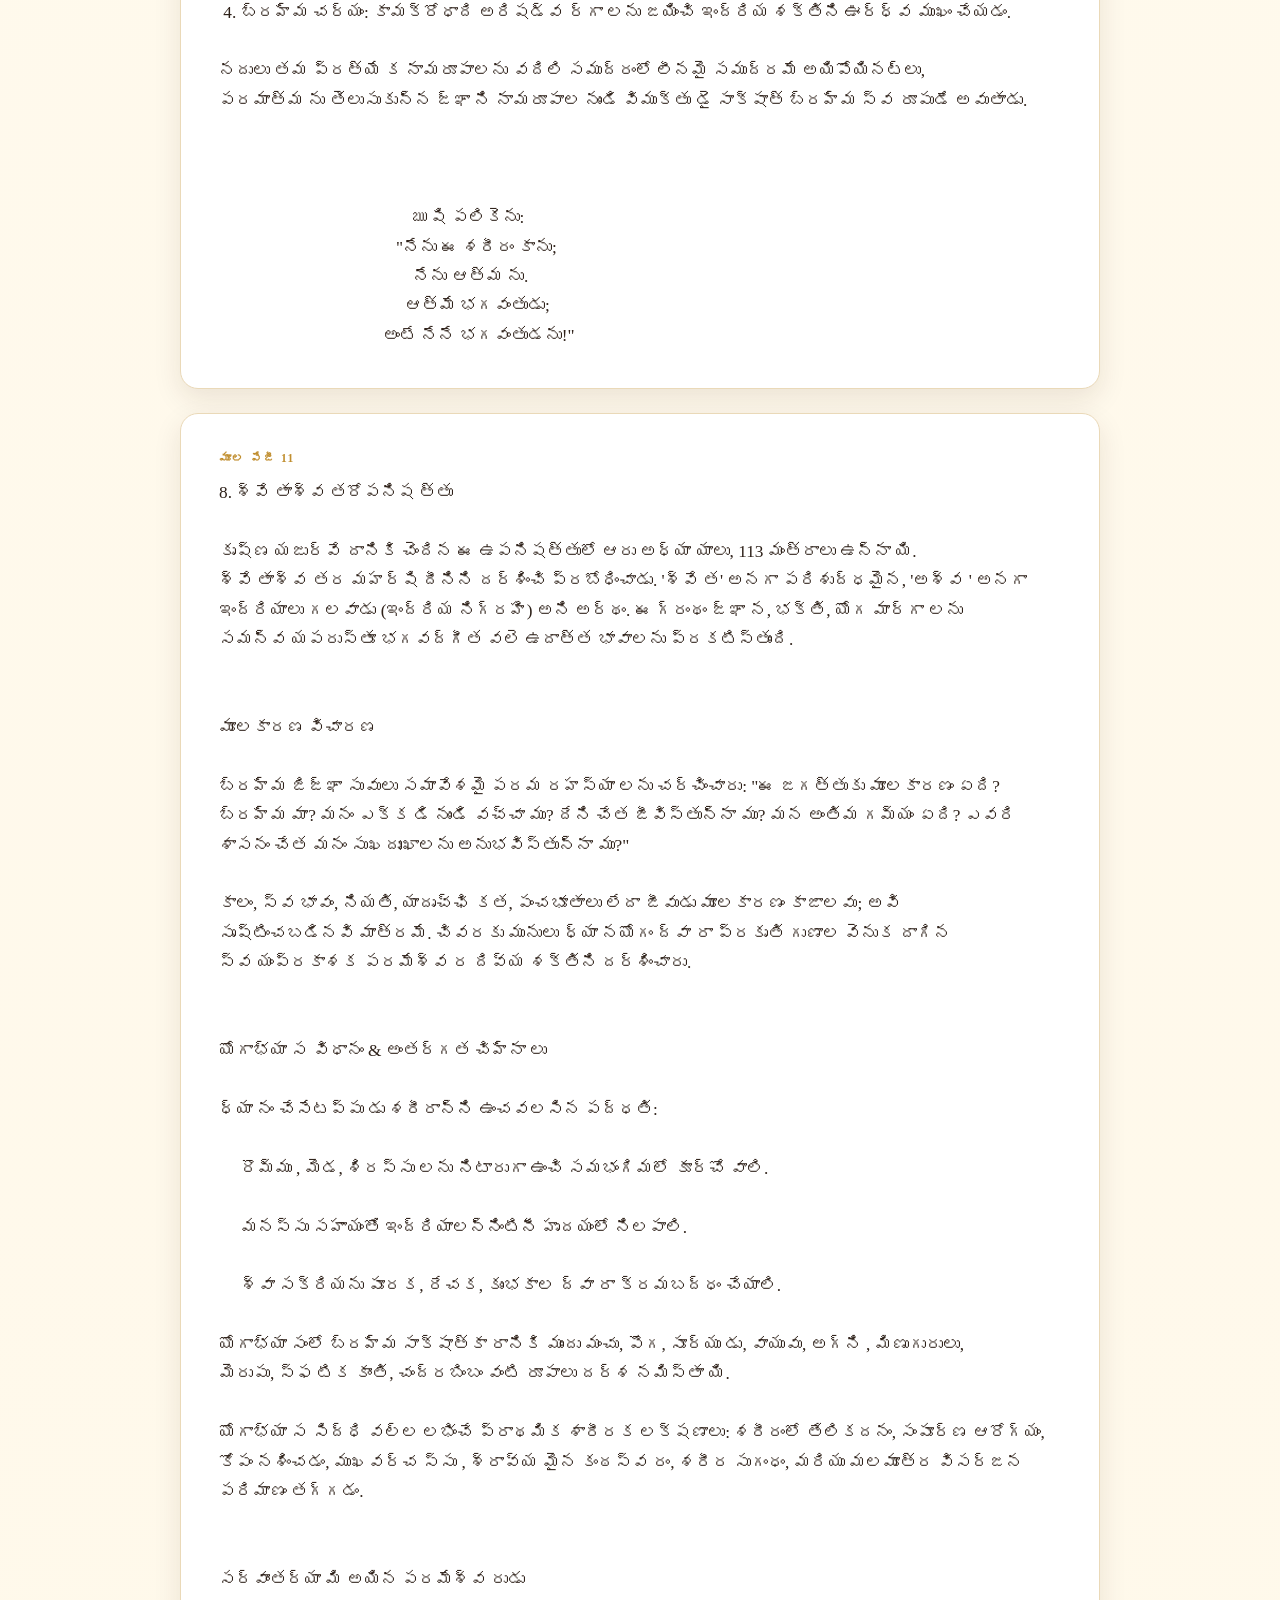
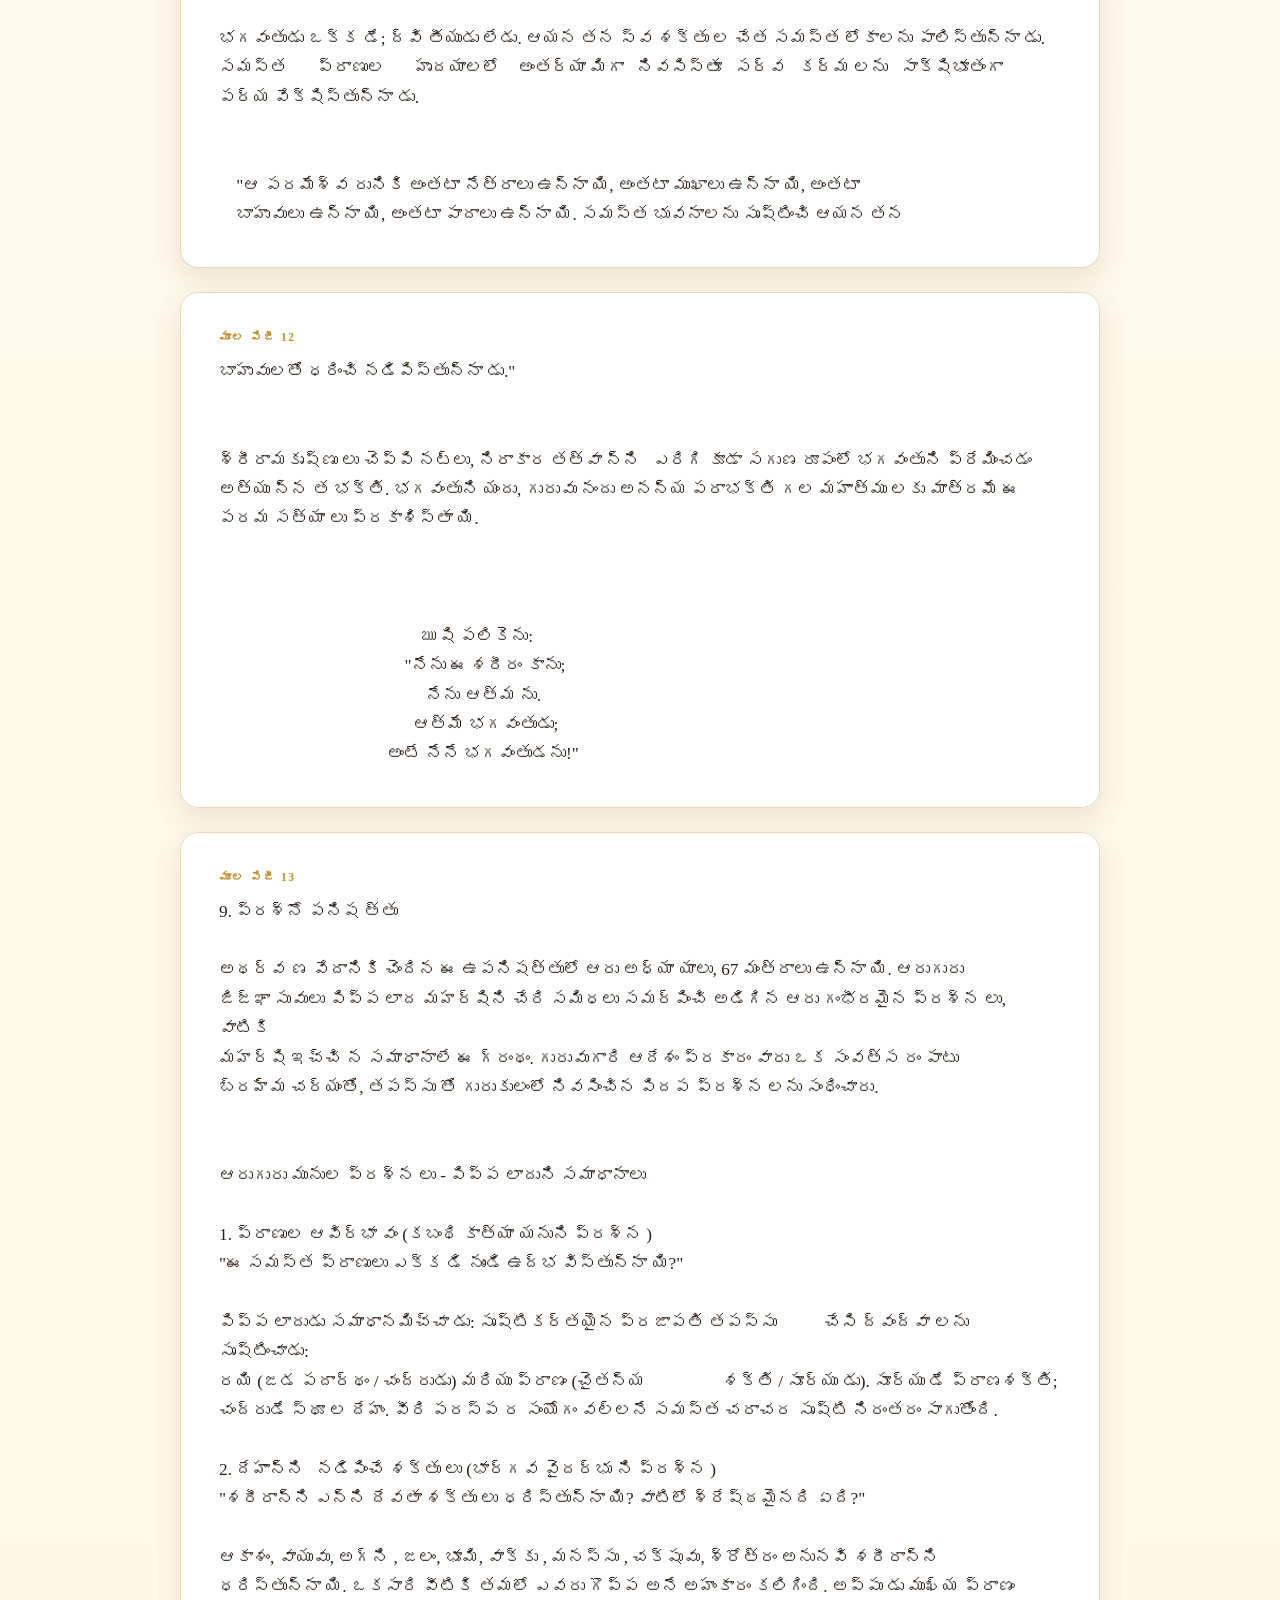
<file: upanishads-telugu.html>
<!doctype html><html lang="te"><head><meta charset="utf-8"><meta name="viewport" content="width=device-width,initial-scale=1"><title>ఋషి పలికెను – ఉపనిషత్తుల ఒక పరిశీలన | Mana Puraanams</title><meta name="description" content="ద్వితీయ భాగం — ఉపనిషత్తులు 6 నుండి 10 వరకు."><link rel="stylesheet" href="styles.css"><script src="site.js" defer></script><style>.reader-shell{max-width:1000px;margin:0 auto;padding:12px clamp(14px,4vw,40px) 72px}.reader-toolbar{display:flex;gap:12px;flex-wrap:wrap;justify-content:center;margin:0 0 28px}.reader-toolbar a{padding:10px 15px;border:1px solid #d7bd83;border-radius:999px;background:#fffaf0;color:#781f18;font-weight:700}.source-page{background:#fff;border:1px solid #ead9b8;border-radius:18px;box-shadow:0 10px 28px rgba(58,31,14,.10);padding:clamp(22px,4vw,38px);margin-bottom:24px;overflow:hidden}.source-page-label{font-size:.72rem;letter-spacing:.12em;font-weight:700;color:#c08e2f;text-transform:uppercase;margin-bottom:14px}.source-page pre{margin:0;white-space:pre-wrap;overflow-wrap:anywhere;word-break:normal;font-family:Georgia,'Times New Roman',serif;font-size:clamp(.98rem,1.6vw,1.08rem);line-height:1.7;color:#2e2119}.loading{text-align:center;color:#765f4d;padding:40px}@media(max-width:650px){.source-page{padding:20px 16px}.source-page pre{font-size:.96rem;line-height:1.65}}</style></head><body><header class="topbar"><a class="brand" href="index.html"><span class="om">ॐ</span><span>Mana Puraanams</span></a><nav></nav></header><main><section class="pagehero"><div class="crumb"><a href="index.html">Home</a> › <a href="upanishads.html">Upanishads</a> › ఋషి పలికెను – ఉపనిషత్తుల ఒక పరిశీలన</div><div class="eyebrow">K.V.V Subramanyam, BSc, BL</div><h1>ఋషి పలికెను – ఉపనిషత్తుల ఒక పరిశీలన</h1><p>ద్వితీయ భాగం — ఉపనిషత్తులు 6 నుండి 10 వరకు.</p></section><div class="reader-shell"><div class="reader-toolbar"><a href="upanishads.html">← All Upanishads Editions</a><a href="author.html">Author</a><a href="enquiry.html">Enquiry</a></div><div id="reader" class="loading">Loading manuscript…</div></div></main><footer>© <span id="y"></span> <strong>K.V.V Subramanyam</strong> · mana-puraanams.com</footer><script>document.getElementById('y').textContent=new Date().getFullYear();const chunks=['data/upanishads-te-01.txt','data/upanishads-te-02.txt','data/upanishads-te-03.txt','data/upanishads-te-04.txt'];const root=document.getElementById('reader');Promise.all(chunks.map(f=>fetch(f).then(r=>{if(!r.ok)throw new Error(f);return r.text()}))).then(parts=>{const pages=parts.join('\f').split('\f').filter(x=>x.trim());root.className='';root.innerHTML='';pages.forEach((p,i)=>{const s=document.createElement('section');s.className='source-page';const l=document.createElement('div');l.className='source-page-label';l.textContent='మూల పేజీ '+(i+1);const pre=document.createElement('pre');pre.textContent=p.trim().replaceAll('కొండకుమారి','కొండమూరి');s.append(l,pre);root.appendChild(s);})}).catch(()=>{root.textContent='The manuscript could not be loaded. Please refresh the page.';});</script></body></html>
</file>
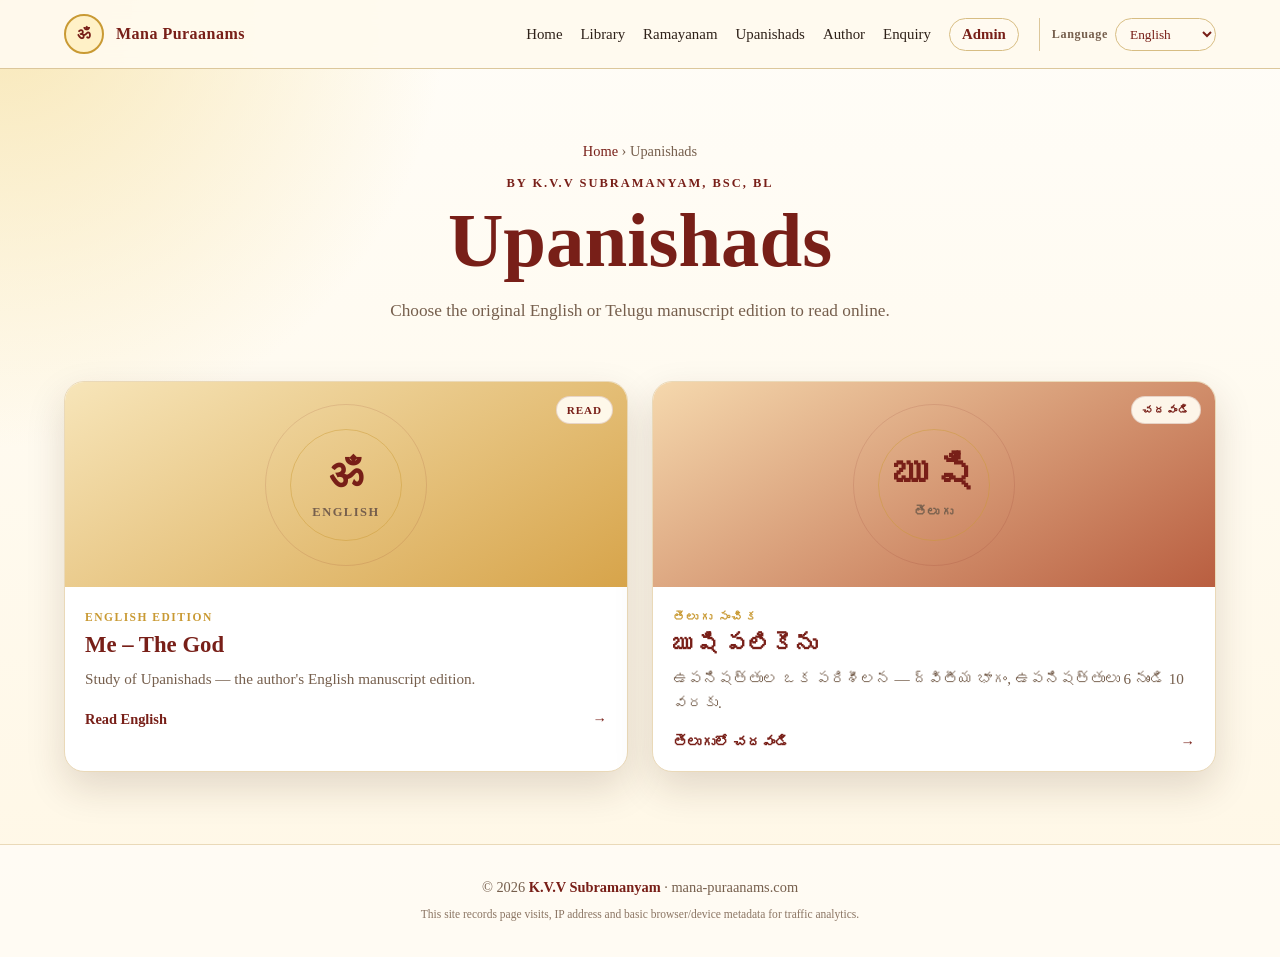
<file: upanishads.html>
<!doctype html><html lang="en"><head><meta charset="utf-8"><meta name="viewport" content="width=device-width,initial-scale=1"><title>Upanishads | Mana Puraanams</title><meta name="description" content="Read K.V.V Subramanyam's Upanishads writings in English and Telugu."><link rel="stylesheet" href="styles.css"><script src="site.js" defer></script><style>.edition-mark{z-index:1;text-align:center;color:#781f18;font-weight:700;font-size:2.5rem;line-height:1.15}.edition-mark small{display:block;font-size:.78rem;letter-spacing:.12em;color:#765f4d;margin-top:8px}.up-en{background:linear-gradient(150deg,#f7e5b9,#d7a44a)}.up-te{background:linear-gradient(150deg,#f5d8ad,#b95e40)}</style></head><body><header class="topbar"><a class="brand" href="index.html"><span class="om">ॐ</span><span>Mana Puraanams</span></a><nav></nav></header><main><section class="pagehero"><div class="crumb"><a href="index.html">Home</a> › Upanishads</div><div class="eyebrow">By K.V.V Subramanyam, BSc, BL</div><h1>Upanishads</h1><p>Choose the original English or Telugu manuscript edition to read online.</p></section><section class="section"><div class="grid"><a class="card active" href="upanishads-english.html"><div class="thumb up-en"><div class="edition-mark">ॐ<small>ENGLISH</small></div><span class="badge">READ</span></div><div class="body"><small>ENGLISH EDITION</small><h3>Me – The God</h3><p>Study of Upanishads — the author's English manuscript edition.</p></div><div class="foot"><span>Read English</span><b>→</b></div></a><a class="card active" href="upanishads-telugu.html"><div class="thumb up-te"><div class="edition-mark">ఋషి<small>తెలుగు</small></div><span class="badge">చదవండి</span></div><div class="body"><small>తెలుగు సంచిక</small><h3>ఋషి పలికెను</h3><p>ఉపనిషత్తుల ఒక పరిశీలన — ద్వితీయ భాగం, ఉపనిషత్తులు 6 నుండి 10 వరకు.</p></div><div class="foot"><span>తెలుగులో చదవండి</span><b>→</b></div></a></div></section></main><footer>© <span id="y"></span> <strong>K.V.V Subramanyam</strong> · mana-puraanams.com</footer><script>document.getElementById('y').textContent=new Date().getFullYear()</script></body></html>
</file>
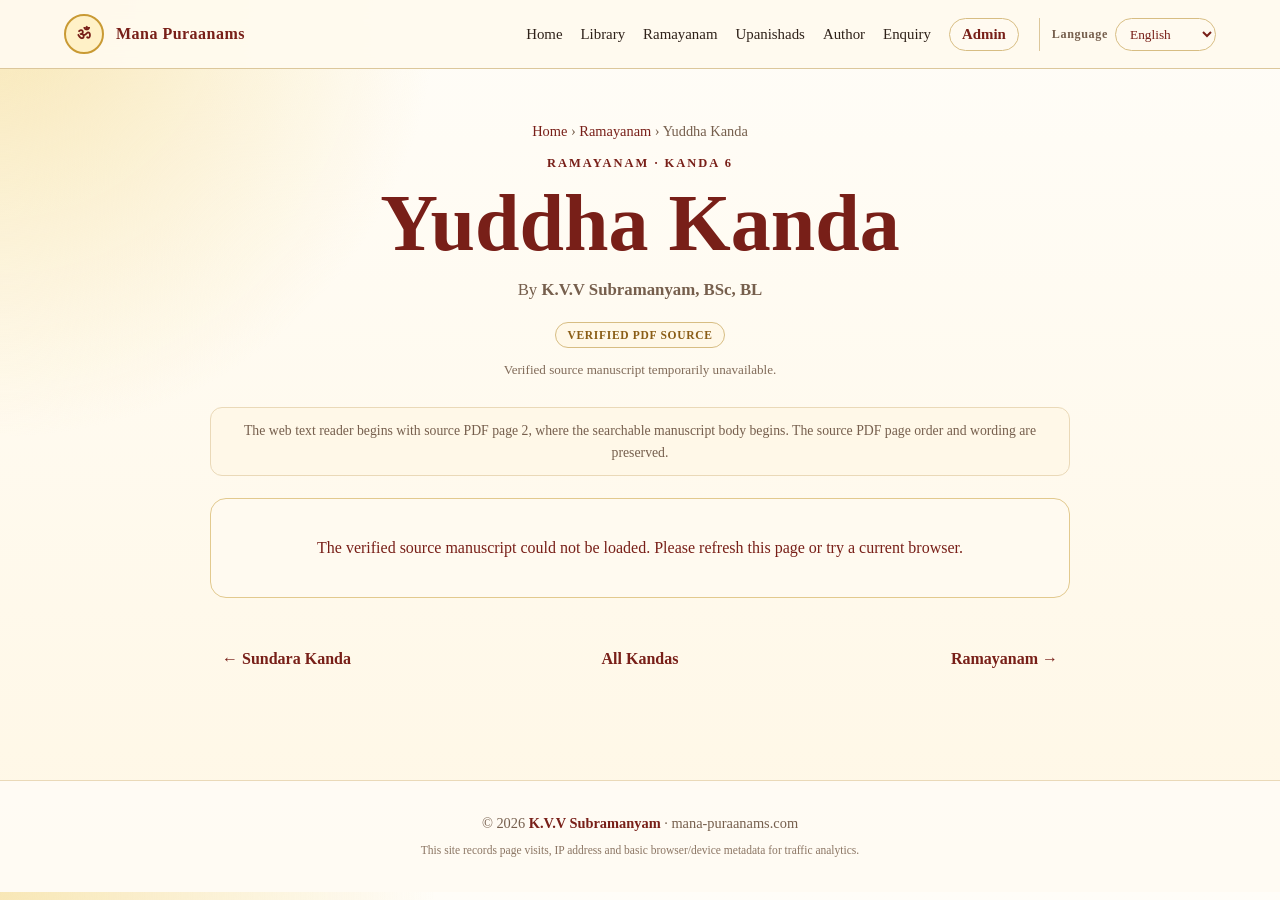
<file: yuddha-kanda.html>
<!doctype html><html lang="en"><head><meta charset="utf-8"><meta name="viewport" content="width=device-width,initial-scale=1"><meta name="theme-color" content="#781f18"><link rel="stylesheet" href="styles.css"><link rel="stylesheet" href="reader.css"><title>Yuddha Kanda | Mana Puraanams</title><meta name="description" content="Read Yuddha Kanda of Ramayanam from the verified source manuscript by K.V.V Subramanyam."><script src="site.js" defer></script><script src="ramayanam-reader.js" defer></script></head><body>
<header class="topbar"><a class="brand" href="index.html"><span class="om">ॐ</span><span>Mana Puraanams</span></a><nav></nav></header>
<main class="reader-main"><section class="reader-hero"><div class="crumb"><a href="index.html">Home</a> › <a href="ramayanam.html">Ramayanam</a> › Yuddha Kanda</div><div class="eyebrow">Ramayanam · Kanda 6</div><h1>Yuddha Kanda</h1><p>By <strong>K.V.V Subramanyam, BSc, BL</strong></p><span class="verified-source-badge">Verified PDF source</span><p id="source-meta" class="source-meta">Loading verified source manuscript from Supabase…</p></section>
<p class="source-note">The web text reader begins with source PDF page 2, where the searchable manuscript body begins. The source PDF page order and wording are preserved.</p>
<div id="ramayanam-source-reader" class="source-reader" data-kanda="yuddha"><div class="reader-loading">Loading actual Yuddha Kanda source manuscript…</div></div>
<nav class="reader-bottom-nav"><a class="reader-nav-link" href="sundara-kanda.html">← Sundara Kanda</a><a class="all-kandas" href="ramayanam.html">All Kandas</a><a class="reader-nav-link" href="ramayanam.html">Ramayanam →</a></nav></main>
<footer>© <span id="y"></span> <strong>K.V.V Subramanyam</strong> · mana-puraanams.com</footer><script>document.getElementById('y').textContent=new Date().getFullYear();</script></body></html>
</file>
<file: styles.css>
:root{--maroon:#781f18;--deep:#34170f;--gold:#c99a34;--cream:#fff8e9;--paper:#f3dfb6;--ink:#2e2119;--muted:#765f4d;--shadow:0 16px 38px rgba(58,31,14,.15)}*{box-sizing:border-box}html{scroll-behavior:smooth}body{margin:0;font-family:Georgia,'Times New Roman',serif;color:var(--ink);background:radial-gradient(circle at top left,#f8e7b6 0,transparent 28%),linear-gradient(#fffdf8,#fff7e5)}a{text-decoration:none;color:inherit}.topbar{position:sticky;top:0;z-index:20;display:flex;justify-content:space-between;align-items:center;padding:14px clamp(20px,5vw,70px);background:rgba(255,250,239,.95);border-bottom:1px solid #dcc79b;backdrop-filter:blur(12px)}.brand{display:flex;align-items:center;gap:12px;color:var(--maroon);font-weight:700;letter-spacing:.03em}.om{display:grid;place-items:center;width:40px;height:40px;border:2px solid var(--gold);border-radius:50%;background:#fff1c7}.topbar nav{display:flex;gap:22px;font-size:.93rem}.topbar nav a:hover{color:var(--maroon)}.hero,.pagehero{text-align:center;padding:74px 20px 48px}.pagehero{padding-bottom:28px}.eyebrow{color:var(--maroon);font-size:.78rem;font-weight:700;letter-spacing:.16em;text-transform:uppercase}.hero h1,.pagehero h1{font-size:clamp(2.7rem,7vw,5.8rem);line-height:.95;color:var(--maroon);margin:14px 0 18px}.pagehero h1{font-size:clamp(2.5rem,6vw,4.8rem)}.hero>p,.pagehero>p{max-width:760px;margin:0 auto;color:var(--muted);font-size:1.08rem;line-height:1.7}.author{margin-top:22px!important;color:var(--deep)!important}.author strong{color:var(--maroon)}.domain{display:inline-block;margin-top:22px;padding:10px 17px;border:1px solid #dcc79b;background:#fff;border-radius:999px;color:var(--maroon);box-shadow:0 8px 24px rgba(70,40,20,.08)}.section{max-width:1400px;margin:auto;padding:28px clamp(20px,5vw,78px) 72px}.section-head{display:flex;justify-content:space-between;align-items:end;gap:28px;margin-bottom:26px}.section-head h2{margin:4px 0 0;font-size:clamp(1.9rem,3vw,2.8rem);color:var(--deep)}.section-head p{max-width:560px;margin:0;color:var(--muted);line-height:1.6}.grid{display:grid;grid-template-columns:repeat(auto-fit,minmax(245px,1fr));gap:24px}.kandas{grid-template-columns:repeat(auto-fit,minmax(280px,1fr))}.card{overflow:hidden;border:1px solid #ead9b8;border-radius:20px;background:#fff;box-shadow:var(--shadow);transition:.22s}.active:hover{transform:translateY(-5px);box-shadow:0 20px 44px rgba(58,31,14,.2);border-color:#d6af5f}.thumb{height:205px;position:relative;display:grid;place-items:center;background:linear-gradient(145deg,#ecd7a5,#f9efce);overflow:hidden}.thumb:before,.thumb:after{content:'';position:absolute;width:160px;height:160px;border:1px solid rgba(120,31,24,.12);border-radius:50%}.thumb:after{width:110px;height:110px;border-color:rgba(201,154,52,.45)}.ramayana{background:linear-gradient(155deg,#ffd98d 0%,#f4b65b 45%,#b44d2a 100%);color:#fff}.sun{position:absolute;top:26px;right:30px;font-size:3.2rem;color:#ffe9a4}.bow{font-size:4rem;text-shadow:0 3px 12px rgba(0,0,0,.28)}.temple{position:absolute;bottom:18px;font-size:2rem;color:#fff3c9}.symbol{font-size:3.4rem;color:rgba(120,31,24,.35)}.scene{font-size:4.1rem;filter:drop-shadow(0 5px 4px rgba(0,0,0,.12));z-index:1}.k1{background:linear-gradient(150deg,#ffe4a8,#e49b50)}.k2{background:linear-gradient(150deg,#ffe8bb,#c98b56)}.k3{background:linear-gradient(150deg,#cfe7b5,#678c50)}.k4{background:linear-gradient(150deg,#ead5ab,#b57b45)}.k5{background:linear-gradient(150deg,#c9e8ef,#5597b2)}.k6{background:linear-gradient(150deg,#e9b99e,#9d4332)}.badge{position:absolute;top:14px;right:14px;padding:7px 10px;border-radius:999px;background:rgba(255,251,241,.95);border:1px solid rgba(120,31,24,.16);font-size:.7rem;font-weight:700;letter-spacing:.08em;color:var(--maroon);z-index:2}.body{padding:20px}.body small{font-size:.72rem;color:var(--gold);letter-spacing:.13em;font-weight:700}.body h3{font-size:1.42rem;color:var(--maroon);margin:7px 0 9px}.body p{margin:0;color:var(--muted);line-height:1.55;font-size:.95rem}.foot{display:flex;justify-content:space-between;align-items:center;padding:0 20px 20px;color:var(--maroon);font-size:.9rem;font-weight:700}.tbd{opacity:.82}.crumb{font-size:.9rem;color:var(--muted);margin-bottom:16px}.crumb a{color:var(--maroon)}footer{text-align:center;border-top:1px solid #ead9b8;padding:34px 20px;color:var(--muted);background:rgba(255,255,255,.55);font-size:.9rem}footer strong{color:var(--maroon)}@media(max-width:720px){.topbar nav{display:none}.section-head{flex-direction:column;align-items:flex-start}.hero{padding-top:54px}.thumb{height:190px}}
</file>
<file: reader.css>
.reader-main{max-width:1120px;margin:0 auto;padding:0 clamp(18px,4vw,48px) 72px}.reader-hero{text-align:center;padding:54px 0 28px}.reader-hero h1{font-size:clamp(2.6rem,7vw,5rem);line-height:1;color:var(--maroon);margin:12px 0}.reader-hero p{color:var(--muted);font-size:1.05rem}.reader-card{max-width:860px;margin:18px auto 42px;background:#fffaf0;border:1px solid #e2c98e;border-radius:16px;padding:clamp(28px,6vw,68px);box-shadow:0 16px 42px rgba(58,31,14,.12);position:relative}.reader-card:before{content:'';position:absolute;inset:12px;border:1px solid rgba(201,154,52,.6);border-radius:10px;pointer-events:none}.reader-card h2{position:relative;margin:0 0 28px;text-align:center;color:var(--maroon);font-size:clamp(1.8rem,4vw,2.7rem);line-height:1.15}.reader-card p{position:relative;font-family:Georgia,'Times New Roman',serif;font-size:clamp(1.02rem,1.5vw,1.15rem);line-height:1.9;text-align:justify;text-indent:2em;margin:0 0 1.15em;color:#30231b}.reader-card p.bullet{text-indent:0;padding-left:1.4em}.reader-bottom-nav{max-width:860px;margin:0 auto 30px;display:grid;grid-template-columns:1fr auto 1fr;gap:16px;align-items:center}.reader-bottom-nav>:last-child{text-align:right}.reader-nav-link,.all-kandas{color:var(--maroon);font-weight:700;padding:10px 12px;border-radius:10px}.reader-nav-link:hover,.all-kandas:hover{background:#fff1d0}.source-meta{max-width:880px;margin:12px auto 0;font-size:.82rem!important;line-height:1.5;color:#816b59!important;overflow-wrap:anywhere}.source-meta-ready{color:#5d503e!important}.source-reader{max-width:900px;margin:4px auto 42px}.source-note{max-width:860px;margin:0 auto 22px;padding:12px 16px;border:1px solid #ead9b8;background:#fff8e8;border-radius:12px;color:#765f4d;font-size:.86rem;line-height:1.55;text-align:center}.source-page{background:#fffaf0;border:1px solid #e2c98e;border-radius:16px;padding:clamp(28px,6vw,58px);box-shadow:0 16px 42px rgba(58,31,14,.11);position:relative;margin:0 auto 26px}.source-page:before{content:'';position:absolute;inset:12px;border:1px solid rgba(201,154,52,.5);border-radius:10px;pointer-events:none}.source-page-label{position:relative;margin:0 0 22px;text-align:center;color:#a16d19;font-size:.74rem;font-weight:700;letter-spacing:.12em;text-transform:uppercase}.source-page-text{position:relative;margin:0;white-space:pre-wrap;overflow-wrap:anywhere;word-break:normal;font-family:Georgia,'Times New Roman',serif;font-size:clamp(1.02rem,1.5vw,1.15rem);line-height:1.82;color:#30231b}.reader-loading,.reader-error{max-width:860px;margin:18px auto 42px;padding:36px 24px;text-align:center;background:#fffaf0;border:1px solid #e2c98e;border-radius:16px;color:#765f4d;line-height:1.6}.reader-error{color:#781f18}.verified-source-badge{display:inline-block;margin-top:5px;padding:6px 11px;border:1px solid #d7bd83;border-radius:999px;background:#fff8e8;color:#8a5d16;font-size:.72rem;font-weight:700;letter-spacing:.06em;text-transform:uppercase}@media(max-width:720px){.reader-card{padding:28px 24px}.reader-card p{text-align:left;text-indent:1.3em;line-height:1.75}.source-page{padding:28px 22px}.source-page-text{font-size:.98rem;line-height:1.7}.reader-bottom-nav{grid-template-columns:1fr 1fr}.all-kandas{grid-column:1/-1;grid-row:1;text-align:center!important}.reader-bottom-nav>:first-child{grid-row:2}.reader-bottom-nav>:last-child{grid-row:2}}
</file>
